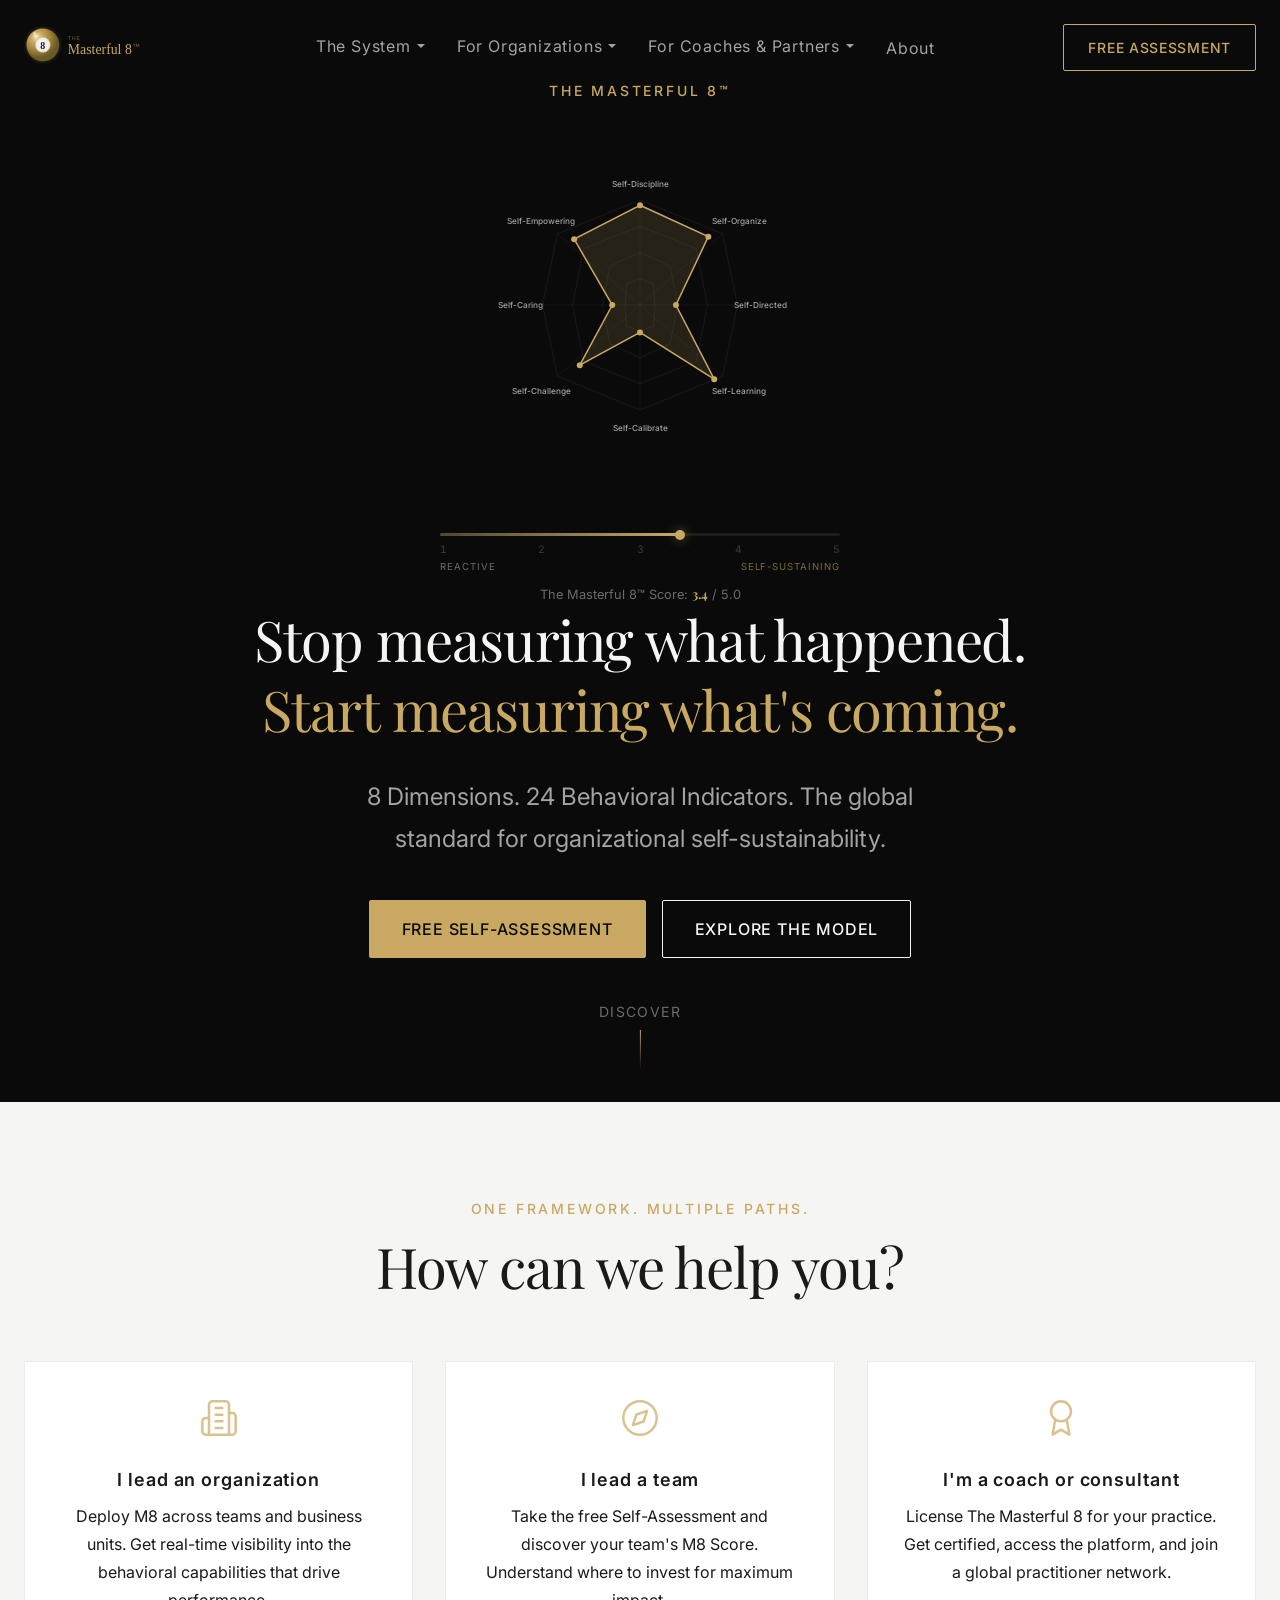
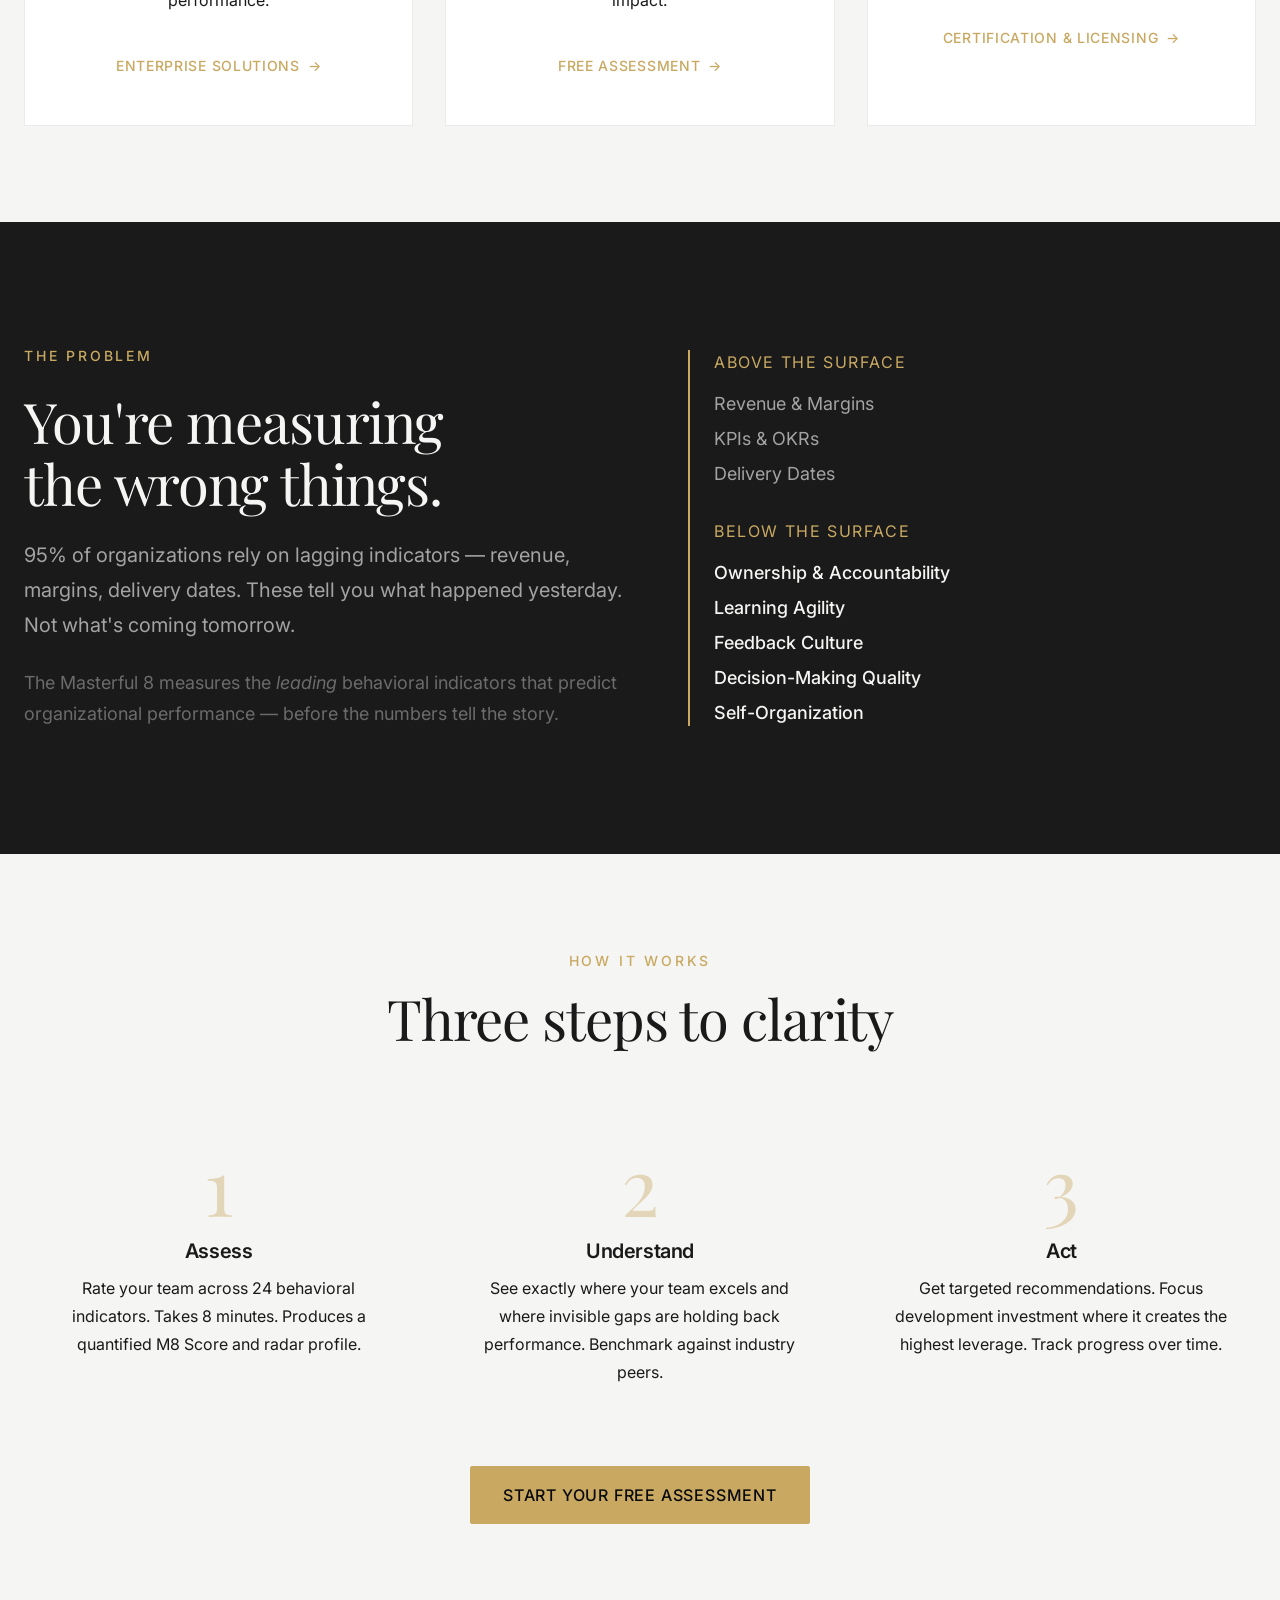
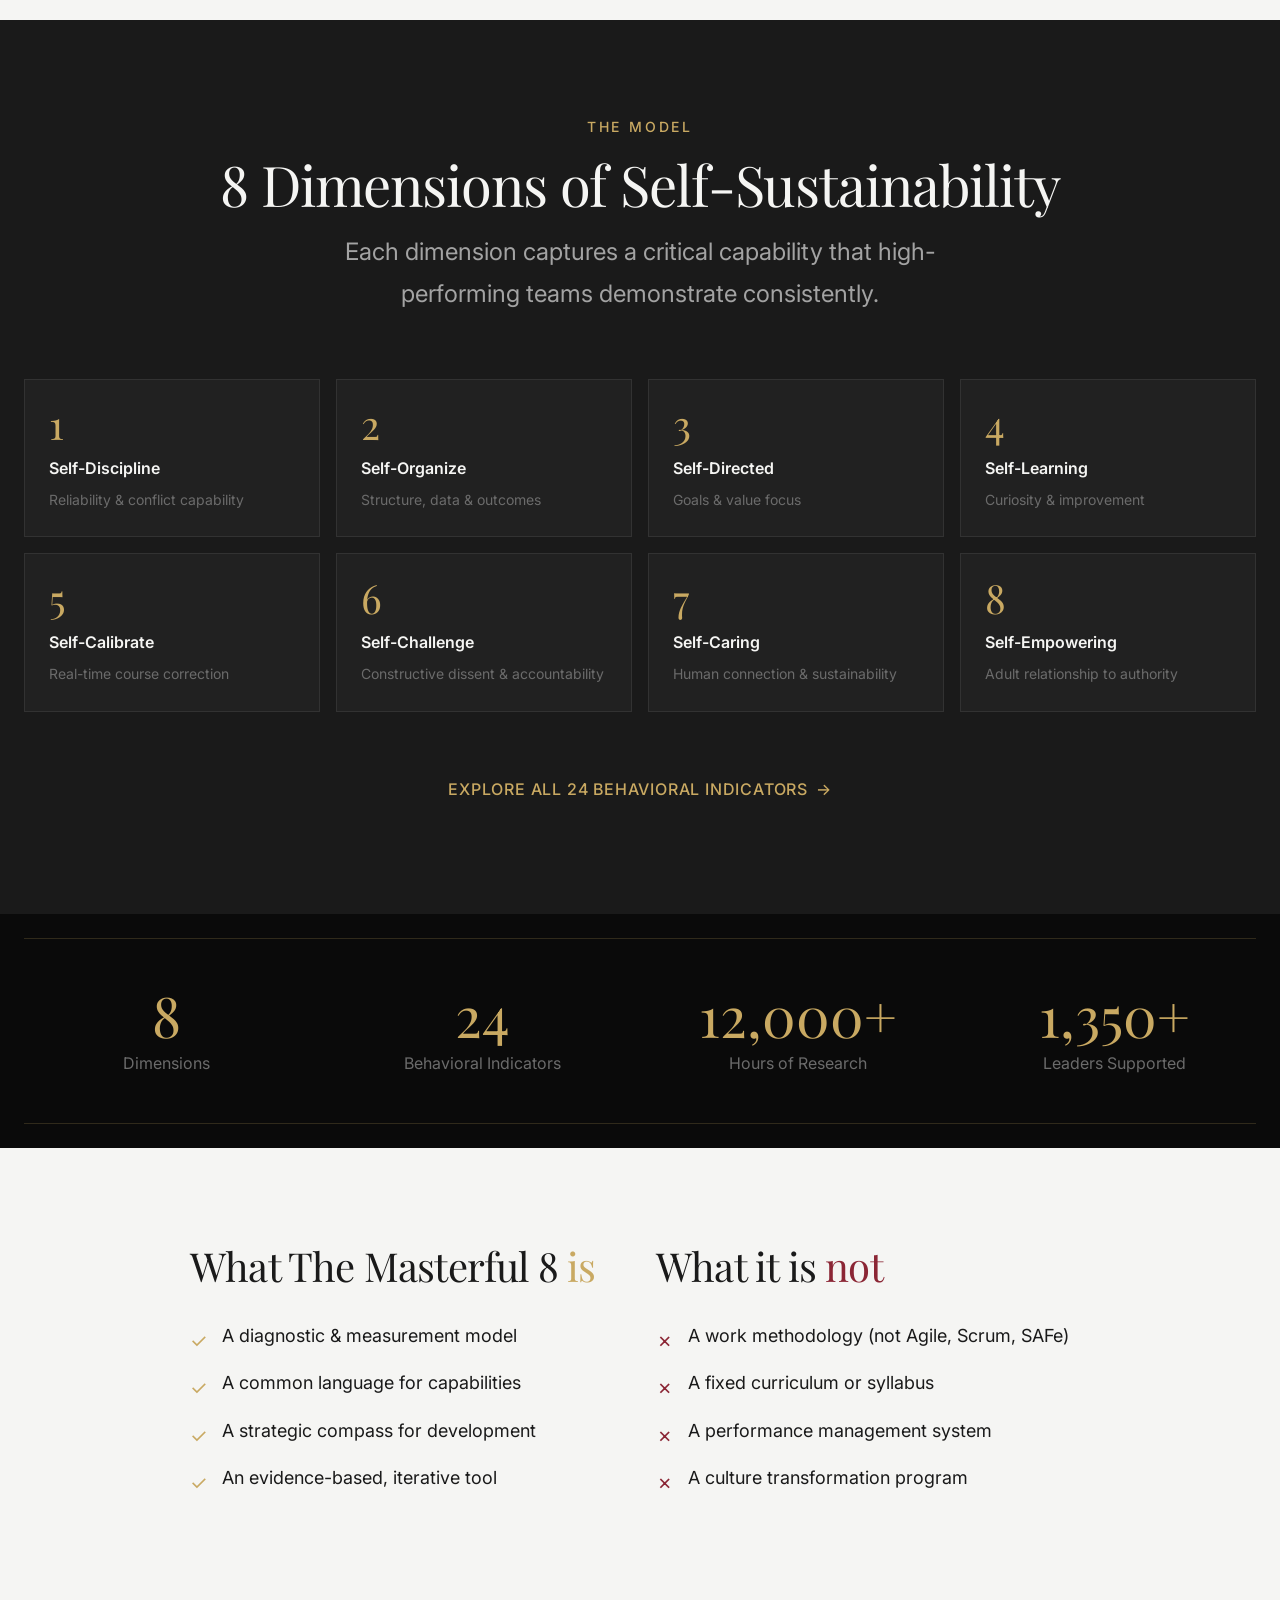
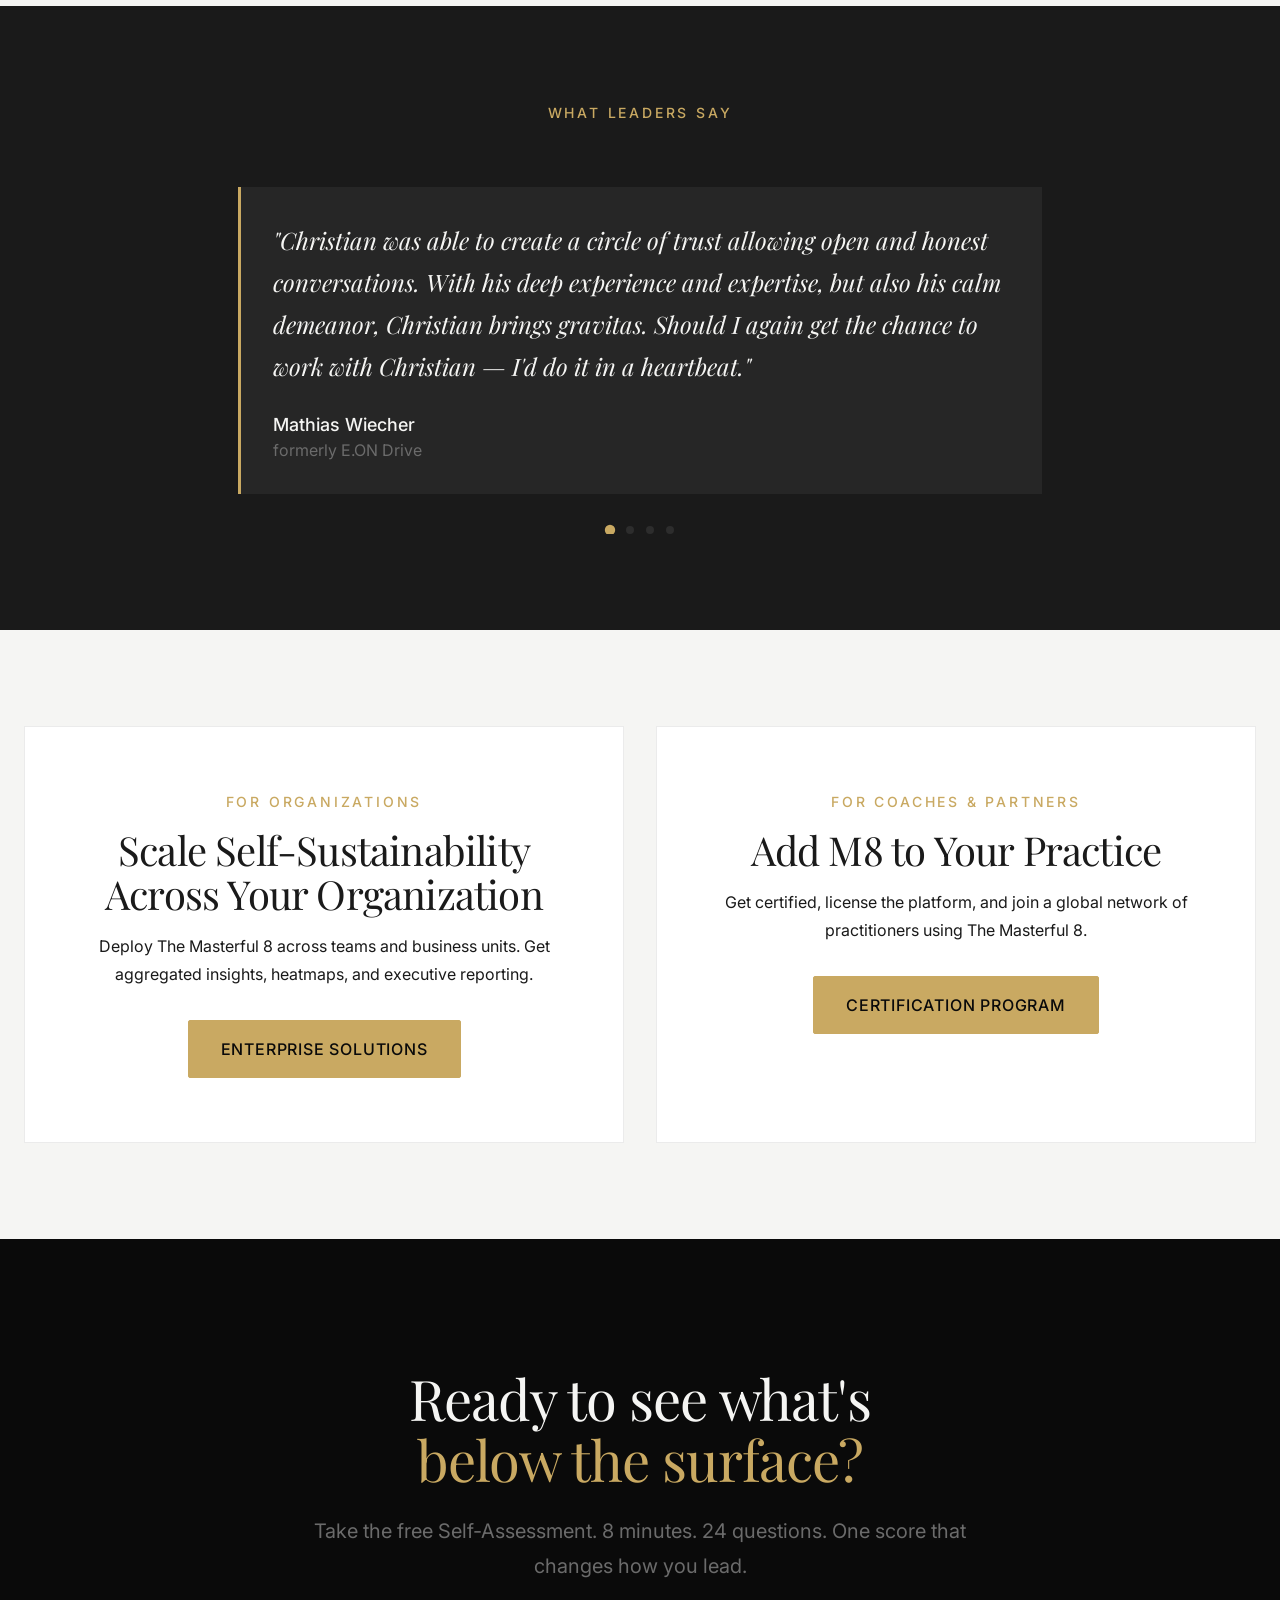
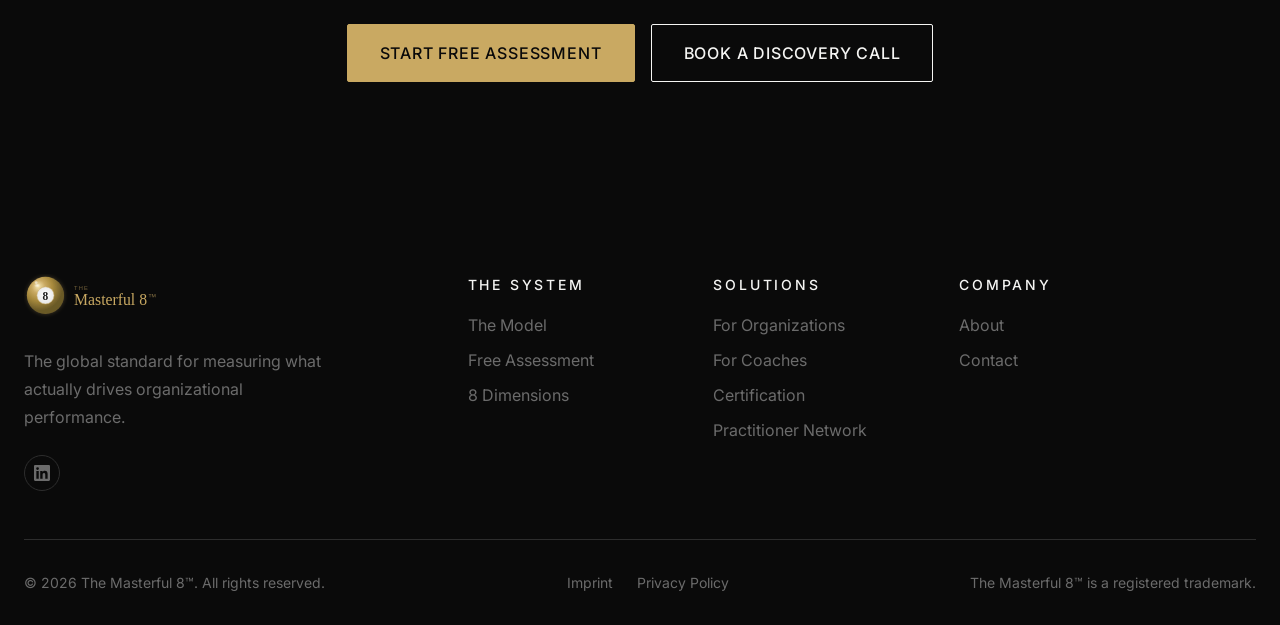
<file: index.html>
<!DOCTYPE html>
<html lang="en">
<head>
  <meta charset="UTF-8">
  <meta name="viewport" content="width=device-width, initial-scale=1.0">
  <meta name="robots" content="noindex, nofollow">

  <meta name="description" content="The Masterful 8&#8482; &mdash; The global standard for measuring what actually drives organizational performance. 8 Dimensions. 24 Behavioral Indicators.">
  <meta name="keywords" content="Masterful 8, Organizational Development, Leadership, Self-Sustainability, Team Performance, Behavioral Indicators, Assessment">

  <title>The Masterful 8&#8482; | The Global Standard for Organizational Self-Sustainability</title>

  <!-- Favicon -->
  <link rel="icon" type="image/svg+xml" href="images/favicon.svg">
  <link rel="icon" type="image/png" sizes="32x32" href="images/favicon-32x32.png">
  <link rel="icon" type="image/png" sizes="16x16" href="images/favicon-16x16.png">
  <link rel="apple-touch-icon" sizes="180x180" href="images/apple-touch-icon.png">

  <!-- Open Graph -->
  <meta property="og:type" content="website">
  <meta property="og:url" content="https://masterful8.com/">
  <meta property="og:title" content="The Masterful 8&#8482; | Organizational Self-Sustainability">
  <meta property="og:description" content="Stop measuring what happened. Start measuring what's coming. 8 Dimensions. 24 Behavioral Indicators. The global standard.">
  <meta property="og:image" content="https://masterful8.com/images/og-default.png">
  <meta name="twitter:card" content="summary_large_image">

  <!-- Fonts -->
  <link rel="preconnect" href="https://fonts.googleapis.com">
  <link rel="preconnect" href="https://fonts.gstatic.com" crossorigin>
  <link href="https://fonts.googleapis.com/css2?family=Inter:wght@300;400;500;600&family=Playfair+Display:ital,wght@0,400;0,500;1,400&display=swap" rel="stylesheet">

  <!-- Styles -->
  <link rel="stylesheet" href="css/design-system.css">
  <link rel="stylesheet" href="css/pages.css">

  <style>
    /* ── M8 Homepage Specific ── */

    /* Radar Chart */
    .radar-container {
      position: relative;
      width: 360px;
      height: 360px;
      margin: 0 auto var(--space-12);
    }

    .radar-container svg {
      width: 100%;
      height: 100%;
    }

    .radar-label {
      font-family: var(--font-sans);
      font-size: 11px;
      font-weight: 500;
      fill: var(--color-light-gray);
      text-anchor: middle;
    }

    .radar-label:hover {
      fill: var(--color-gold);
      cursor: pointer;
    }

    .radar-grid {
      stroke: rgba(255, 255, 255, 0.08);
      stroke-width: 1;
      fill: none;
    }

    .radar-axis {
      stroke: rgba(255, 255, 255, 0.06);
      stroke-width: 1;
    }

    .radar-shape {
      fill: rgba(201, 169, 98, 0.15);
      stroke: var(--color-gold);
      stroke-width: 2;
    }

    .radar-dot {
      fill: var(--color-gold);
      r: 4;
    }

    .radar-dot:hover {
      r: 7;
      filter: drop-shadow(0 0 8px rgba(201, 169, 98, 0.6));
    }


    /* Audience Cards */
    .audience-card {
      background: var(--color-white);
      border: 1px solid rgba(0, 0, 0, 0.08);
      padding: var(--space-8);
      text-align: center;
      transition: all var(--transition-base);
      position: relative;
      overflow: hidden;
    }

    .audience-card::before {
      content: '';
      position: absolute;
      top: 0;
      left: 0;
      right: 0;
      height: 2px;
      background: var(--color-gold);
      transform: scaleX(0);
      transition: transform var(--transition-base);
    }

    .audience-card:hover {
      border-color: rgba(201, 169, 98, 0.3);
      background: rgba(201, 169, 98, 0.05);
    }

    .audience-card:hover::before {
      transform: scaleX(1);
    }

    .audience-icon {
      font-size: 2.5rem;
      margin-bottom: var(--space-4);
      opacity: 0.7;
    }

    .audience-card h4 {
      font-family: var(--font-sans);
      font-size: var(--text-base);
      font-weight: var(--font-semibold);
      letter-spacing: var(--tracking-wide);
      margin-bottom: var(--space-3);
      color: var(--color-charcoal);
    }

    .audience-card p {
      font-size: var(--text-sm);
      color: var(--color-charcoal);
      margin-bottom: var(--space-6);
      line-height: var(--leading-relaxed);
    }

    /* Steps */
    .step-card {
      text-align: center;
      padding: var(--space-8) var(--space-6);
    }

    .step-number {
      font-family: var(--font-serif);
      font-size: var(--text-5xl);
      color: var(--color-gold);
      line-height: 1;
      margin-bottom: var(--space-4);
      opacity: 0.4;
    }

    .step-card h4 {
      font-family: var(--font-sans);
      font-size: var(--text-lg);
      font-weight: var(--font-semibold);
      margin-bottom: var(--space-3);
    }

    .step-card p {
      font-size: var(--text-sm);
      color: var(--color-charcoal);
      line-height: var(--leading-relaxed);
    }

    /* Dimension Preview */
    .dimension-preview {
      display: grid;
      grid-template-columns: repeat(4, 1fr);
      gap: var(--space-4);
    }

    @media (max-width: 968px) {
      .dimension-preview {
        grid-template-columns: repeat(2, 1fr);
      }
    }

    @media (max-width: 480px) {
      .dimension-preview {
        grid-template-columns: 1fr;
      }
    }

    .dim-card {
      background: rgba(255, 255, 255, 0.03);
      border: 1px solid rgba(255, 255, 255, 0.08);
      padding: var(--space-6);
      transition: all var(--transition-base);
    }

    .dim-card:hover {
      border-color: rgba(201, 169, 98, 0.3);
      transform: translateY(-2px);
    }

    .dim-number {
      font-family: var(--font-serif);
      font-size: var(--text-3xl);
      color: var(--color-gold);
      line-height: 1;
      margin-bottom: var(--space-3);
    }

    .dim-name {
      font-family: var(--font-sans);
      font-size: var(--text-sm);
      font-weight: var(--font-semibold);
      color: var(--color-off-white);
      margin-bottom: var(--space-2);
    }

    .dim-desc {
      font-size: var(--text-xs);
      color: var(--color-gray);
      line-height: var(--leading-relaxed);
    }

    /* Stats Bar */
    .stats-bar {
      display: grid;
      grid-template-columns: repeat(4, 1fr);
      gap: var(--space-8);
      padding: var(--space-12) 0;
      border-top: 1px solid rgba(201, 169, 98, 0.2);
      border-bottom: 1px solid rgba(201, 169, 98, 0.2);
    }

    @media (max-width: 768px) {
      .stats-bar {
        grid-template-columns: repeat(2, 1fr);
        gap: var(--space-6);
      }
    }

    /* Logo Cloud Extended */
    .logo-cloud-dark {
      display: flex;
      justify-content: center;
      align-items: center;
      gap: var(--space-10);
      flex-wrap: wrap;
      opacity: 0.5;
    }

    .logo-cloud-dark span {
      font-family: var(--font-sans);
      font-size: var(--text-sm);
      font-weight: var(--font-medium);
      color: var(--color-light-gray);
      letter-spacing: var(--tracking-wide);
    }

    /* Testimonial Slider */
    .testimonial-slider {
      position: relative;
      overflow: hidden;
    }

    .testimonial-track {
      display: flex;
      transition: transform 0.5s ease;
    }

    .testimonial-slide {
      min-width: 100%;
      padding: 0 var(--space-6);
    }

    .testimonial-nav {
      display: flex;
      justify-content: center;
      gap: var(--space-3);
      margin-top: var(--space-8);
    }

    .testimonial-dot {
      width: 8px;
      height: 8px;
      border-radius: 50%;
      background: var(--color-dark-gray);
      border: none;
      cursor: pointer;
      transition: all var(--transition-fast);
      padding: 0;
    }

    .testimonial-dot.active {
      background: var(--color-gold);
      transform: scale(1.3);
    }

    /* CTA Banner */
    .cta-banner {
      background: linear-gradient(135deg, rgba(201, 169, 98, 0.08) 0%, rgba(201, 169, 98, 0.02) 100%);
      border: 1px solid rgba(201, 169, 98, 0.25);
      padding: var(--space-16) var(--space-12);
      text-align: center;
    }

    @media (max-width: 480px) {
      .radar-container {
        width: 280px;
        height: 280px;
      }

      .radar-label {
        font-size: 9px;
      }

    }

    /* Light-section overrides */
    .bg-off-white .checklist-no li {
      color: var(--color-charcoal);
    }

    .bg-off-white .step-card p {
      color: var(--color-charcoal);
    }
  </style>
</head>
<body>

  <!-- ============================================
       NAVIGATION
       ============================================ -->
  <nav class="nav" id="nav">
    <div class="container">
      <div class="nav-inner">
        <a href="index.html" class="nav-logo">
          <img src="images/logo-compact-dark.svg" alt="The Masterful 8™ — Outcome-Based Model for Strategic Organizational Development" height="44">
        </a>

        <ul class="nav-links">
          <li class="nav-item">
            <a href="pages/model.html" class="nav-link">The System</a>
            <div class="nav-dropdown">
              <div class="nav-dropdown-inner">
                <a href="pages/model.html">The Model</a>
                <a href="pages/model.html#dimensions">8 Dimensions</a>
                <a href="pages/model.html#indicators">24 Behavioral Indicators</a>
                <a href="pages/model.html#difference">What M8 Is &amp; Isn't</a>
                <div style="border-top: 1px solid rgba(201,169,98,0.3); margin: 6px 0;"></div>
                <a href="pages/assessment.html" style="color: var(--color-gold); font-weight: 500;">Free Self-Assessment</a>
              </div>
            </div>
          </li>
          <li class="nav-item">
            <a href="pages/enterprise.html" class="nav-link">For Organizations</a>
            <div class="nav-dropdown">
              <div class="nav-dropdown-inner">
                <a href="pages/enterprise.html">Enterprise Solutions</a>
                <a href="pages/enterprise.html#readiness">Excellence Readiness</a>
                <a href="pages/enterprise.html#journeys">Performance Journeys</a>
                <a href="pages/enterprise.html#cases">Case Studies</a>
              </div>
            </div>
          </li>
          <li class="nav-item">
            <a href="pages/partners.html" class="nav-link">For Coaches &amp; Partners</a>
            <div class="nav-dropdown">
              <div class="nav-dropdown-inner">
                <a href="pages/partners.html">Why License M8</a>
                <a href="pages/partners.html#certification">Certification Program</a>
                <a href="pages/partners.html#network">Practitioner Network</a>
              </div>
            </div>
          </li>
          <li>
            <a href="pages/about.html" class="nav-link">About</a>
          </li>
        </ul>

        <div style="display: flex; align-items: center; gap: var(--space-4);">
          <a href="pages/assessment.html" class="btn nav-cta">Free Assessment</a>
        </div>

        <!-- Mobile Menu Toggle -->
        <button class="nav-mobile-toggle" aria-label="Open Menu">
          <span></span>
        </button>
      </div>
    </div>
  </nav>

  <!-- Mobile Menu -->
  <div class="nav-mobile-menu">
    <ul class="nav-links">
      <li class="nav-item">
        <a href="pages/model.html" class="nav-link">The System</a>
        <button class="nav-dropdown-toggle" aria-label="Toggle submenu"></button>
        <div class="nav-dropdown">
          <div class="nav-dropdown-inner">
            <a href="pages/model.html">The Model</a>
            <a href="pages/model.html#dimensions">8 Dimensions</a>
            <a href="pages/model.html#indicators">24 Behavioral Indicators</a>
            <a href="pages/assessment.html">Free Self-Assessment</a>
          </div>
        </div>
      </li>
      <li class="nav-item">
        <a href="pages/enterprise.html" class="nav-link">For Organizations</a>
        <button class="nav-dropdown-toggle" aria-label="Toggle submenu"></button>
        <div class="nav-dropdown">
          <div class="nav-dropdown-inner">
            <a href="pages/enterprise.html">Enterprise Solutions</a>
            <a href="pages/enterprise.html#readiness">Excellence Readiness</a>
            <a href="pages/enterprise.html#journeys">Performance Journeys</a>
          </div>
        </div>
      </li>
      <li class="nav-item">
        <a href="pages/partners.html" class="nav-link">For Coaches &amp; Partners</a>
        <button class="nav-dropdown-toggle" aria-label="Toggle submenu"></button>
        <div class="nav-dropdown">
          <div class="nav-dropdown-inner">
            <a href="pages/partners.html">Why License M8</a>
            <a href="pages/partners.html#certification">Certification</a>
            <a href="pages/partners.html#network">Practitioner Network</a>
          </div>
        </div>
      </li>
      <li><a href="pages/about.html" class="nav-link">About</a></li>
    </ul>
    <a href="pages/assessment.html" class="btn nav-cta" style="margin-top: var(--space-6);">Free Assessment</a>
  </div>


  <!-- ============================================
       HERO
       ============================================ -->
  <section class="hero bg-dark">
    <div class="hero-content">
      <p class="label" style="margin-bottom: var(--space-6);">The Masterful 8&#8482;</p>

      <!-- Radar Chart -->
      <div class="radar-container" id="radar">
        <svg viewBox="-60 -20 480 400" style="overflow:visible;">
          <!-- Grid circles -->
          <polygon class="radar-grid" points="180,40 290,85 310,180 290,275 180,320 70,275 50,180 70,85" />
          <polygon class="radar-grid" points="180,75 255,105 270,180 255,255 180,285 105,255 90,180 105,105" />
          <polygon class="radar-grid" points="180,110 220,128 230,180 220,232 180,250 140,232 130,180 140,128" />
          <polygon class="radar-grid" points="180,145 198,152 200,180 198,208 180,215 162,208 160,180 162,152" />

          <!-- Axes -->
          <line class="radar-axis" x1="180" y1="180" x2="180" y2="40" />
          <line class="radar-axis" x1="180" y1="180" x2="290" y2="85" />
          <line class="radar-axis" x1="180" y1="180" x2="310" y2="180" />
          <line class="radar-axis" x1="180" y1="180" x2="290" y2="275" />
          <line class="radar-axis" x1="180" y1="180" x2="180" y2="320" />
          <line class="radar-axis" x1="180" y1="180" x2="70" y2="275" />
          <line class="radar-axis" x1="180" y1="180" x2="50" y2="180" />
          <line class="radar-axis" x1="180" y1="180" x2="70" y2="85" />

          <!-- Data shape -->
          <polygon class="radar-shape" id="radarShape"
            points="180,68 268,100 285,180 258,258 180,275 95,240 75,180 108,102" />

          <!-- Data points -->
          <circle class="radar-dot" cx="180" cy="68" />
          <circle class="radar-dot" cx="268" cy="100" />
          <circle class="radar-dot" cx="285" cy="180" />
          <circle class="radar-dot" cx="258" cy="258" />
          <circle class="radar-dot" cx="180" cy="275" />
          <circle class="radar-dot" cx="95" cy="240" />
          <circle class="radar-dot" cx="75" cy="180" />
          <circle class="radar-dot" cx="108" cy="102" />

          <!-- Labels -->
          <text class="radar-label" x="180" y="22">Self-Discipline</text>
          <text class="radar-label" x="312" y="72">Self-Organize</text>
          <text class="radar-label" x="340" y="184">Self-Directed</text>
          <text class="radar-label" x="312" y="298">Self-Learning</text>
          <text class="radar-label" x="180" y="348">Self-Calibrate</text>
          <text class="radar-label" x="48" y="298">Self-Challenge</text>
          <text class="radar-label" x="20" y="184">Self-Caring</text>
          <text class="radar-label" x="48" y="72">Self-Empowering</text>

        </svg>
      </div>

      <!-- Score Bar -->
      <div class="score-bar-wrap" style="max-width:400px;margin:var(--space-6) auto 0;">
        <div class="score-track" style="position:relative;height:3px;background:rgba(255,255,255,0.08);border-radius:2px;">
          <div id="scoreFill" style="position:absolute;top:0;left:0;height:100%;background:linear-gradient(90deg,rgba(201,169,98,0.3),var(--color-gold));border-radius:2px;transition:width 0.15s ease;width:50%;"></div>
          <div id="scoreIndicator" style="position:absolute;top:50%;transform:translate(-50%,-50%);width:10px;height:10px;border-radius:50%;background:var(--color-gold);box-shadow:0 0 12px rgba(201,169,98,0.5);transition:left 0.15s ease;left:50%;"></div>
        </div>
        <div style="display:flex;justify-content:space-between;margin-top:6px;font-size:0.65rem;color:rgba(255,255,255,0.2);font-variant-numeric:tabular-nums;">
          <span>1</span><span>2</span><span>3</span><span>4</span><span>5</span>
        </div>
        <div style="display:flex;justify-content:space-between;margin-top:2px;font-size:0.6rem;letter-spacing:0.1em;text-transform:uppercase;">
          <span style="color:var(--color-gray);">Reactive</span>
          <span style="color:var(--color-gold);opacity:0.6;">Self-Sustaining</span>
        </div>
        <div style="text-align:center;margin-top:10px;font-size:0.8rem;color:var(--color-gray);">The Masterful 8&#8482; Score: <strong id="radarScoreNum" style="color:var(--color-gold);font-family:var(--font-serif);">3.0</strong> / 5.0</div>
      </div>

      <h1 class="hero-quote" style="font-style: normal; font-weight: 400;">
        Stop measuring what happened.<br>
        <span class="text-gold">Start measuring what's coming.</span>
      </h1>

      <p class="hero-subtitle">
        8 Dimensions. 24 Behavioral Indicators. The global standard for
        organizational self-sustainability.
      </p>

      <div class="hero-cta" style="display: flex; gap: var(--space-4); justify-content: center; flex-wrap: wrap;">
        <a href="pages/assessment.html" class="btn btn-primary">Free Self-Assessment</a>
        <a href="pages/model.html" class="btn btn-secondary">Explore the Model</a>
      </div>
    </div>

    <div class="scroll-indicator">
      <span>Discover</span>
    </div>
  </section>


  <!-- ============================================
       AUDIENCE PATHS
       ============================================ -->
  <section class="section bg-off-white">
    <div class="container">
      <div class="text-center" style="margin-bottom: var(--space-16);">
        <p class="label">One Framework. Multiple Paths.</p>
        <h2 style="margin-top: var(--space-4); color: var(--color-charcoal);">
          How can we help you?
        </h2>
      </div>

      <div class="grid grid-3">
        <a href="pages/enterprise.html" class="audience-card" style="text-decoration: none;">
          <div class="audience-icon"><svg xmlns="http://www.w3.org/2000/svg" width="40" height="40" viewBox="0 0 24 24" fill="none" stroke="var(--color-gold)" stroke-width="1.5" stroke-linecap="round" stroke-linejoin="round"><path d="M6 22V4a2 2 0 0 1 2-2h8a2 2 0 0 1 2 2v18Z"/><path d="M6 12H4a2 2 0 0 0-2 2v6a2 2 0 0 0 2 2h2"/><path d="M18 9h2a2 2 0 0 1 2 2v9a2 2 0 0 1-2 2h-2"/><path d="M10 6h4"/><path d="M10 10h4"/><path d="M10 14h4"/><path d="M10 18h4"/></svg></div>
          <h4>I lead an organization</h4>
          <p>
            Deploy M8 across teams and business units.
            Get real-time visibility into the behavioral capabilities
            that drive performance.
          </p>
          <span class="btn btn-ghost" style="font-size: var(--text-xs);">Enterprise Solutions</span>
        </a>

        <a href="pages/assessment.html" class="audience-card" style="text-decoration: none;">
          <div class="audience-icon"><svg xmlns="http://www.w3.org/2000/svg" width="40" height="40" viewBox="0 0 24 24" fill="none" stroke="var(--color-gold)" stroke-width="1.5" stroke-linecap="round" stroke-linejoin="round"><circle cx="12" cy="12" r="10"/><polygon points="16.24 7.76 14.12 14.12 7.76 16.24 9.88 9.88 16.24 7.76"/></svg></div>
          <h4>I lead a team</h4>
          <p>
            Take the free Self-Assessment and discover your team's
            M8 Score. Understand where to invest for maximum impact.
          </p>
          <span class="btn btn-ghost" style="font-size: var(--text-xs);">Free Assessment</span>
        </a>

        <a href="pages/partners.html" class="audience-card" style="text-decoration: none;">
          <div class="audience-icon"><svg xmlns="http://www.w3.org/2000/svg" width="40" height="40" viewBox="0 0 24 24" fill="none" stroke="var(--color-gold)" stroke-width="1.5" stroke-linecap="round" stroke-linejoin="round"><circle cx="12" cy="8" r="6"/><path d="M15.477 12.89 17 22l-5-3-5 3 1.523-9.11"/></svg></div>
          <h4>I'm a coach or consultant</h4>
          <p>
            License The Masterful 8 for your practice.
            Get certified, access the platform, and join a
            global practitioner network.
          </p>
          <span class="btn btn-ghost" style="font-size: var(--text-xs);">Certification &amp; Licensing</span>
        </a>
      </div>
    </div>
  </section>



  <!-- ============================================
       THE PROBLEM / WHY M8
       ============================================ -->
  <section class="section bg-charcoal">
    <div class="container">
      <div class="grid grid-2" style="align-items: center;">
        <div>
          <p class="label" style="margin-bottom: var(--space-6);">The Problem</p>
          <h2 style="color: var(--color-off-white); margin-bottom: var(--space-6);">
            You're measuring<br>the wrong things.
          </h2>
          <p style="font-size: var(--text-lg); color: var(--color-light-gray); line-height: var(--leading-relaxed); margin-bottom: var(--space-6);">
            95% of organizations rely on lagging indicators &mdash; revenue,
            margins, delivery dates. These tell you what happened yesterday.
            Not what's coming tomorrow.
          </p>
          <p style="font-size: var(--text-base); color: var(--color-gray); line-height: var(--leading-relaxed);">
            The Masterful 8 measures the <em>leading</em> behavioral indicators
            that predict organizational performance &mdash; before the numbers
            tell the story.
          </p>
        </div>
        <div style="padding: var(--space-8);">
          <div style="border-left: 2px solid var(--color-gold); padding-left: var(--space-6);">
            <p style="font-size: var(--text-sm); letter-spacing: 0.1em; text-transform: uppercase; color: var(--color-gold); margin-bottom: var(--space-4);">Above the surface</p>
            <p style="color: var(--color-light-gray); margin-bottom: var(--space-2);">Revenue &amp; Margins</p>
            <p style="color: var(--color-light-gray); margin-bottom: var(--space-2);">KPIs &amp; OKRs</p>
            <p style="color: var(--color-light-gray); margin-bottom: var(--space-8);">Delivery Dates</p>

            <p style="font-size: var(--text-sm); letter-spacing: 0.1em; text-transform: uppercase; color: var(--color-gold); margin-bottom: var(--space-4);">Below the surface</p>
            <p style="color: var(--color-off-white); margin-bottom: var(--space-2); font-weight: 500;">Ownership &amp; Accountability</p>
            <p style="color: var(--color-off-white); margin-bottom: var(--space-2); font-weight: 500;">Learning Agility</p>
            <p style="color: var(--color-off-white); margin-bottom: var(--space-2); font-weight: 500;">Feedback Culture</p>
            <p style="color: var(--color-off-white); margin-bottom: var(--space-2); font-weight: 500;">Decision-Making Quality</p>
            <p style="color: var(--color-off-white); font-weight: 500;">Self-Organization</p>
          </div>
        </div>
      </div>
    </div>
  </section>


  <!-- ============================================
       HOW IT WORKS
       ============================================ -->
  <section class="section bg-off-white">
    <div class="container">
      <div class="text-center" style="margin-bottom: var(--space-16);">
        <p class="label">How It Works</p>
        <h2 style="margin-top: var(--space-4); color: var(--color-charcoal);">
          Three steps to clarity
        </h2>
      </div>

      <div class="grid grid-3">
        <div class="step-card">
          <div class="step-number">1</div>
          <h4 style="color: var(--color-charcoal);">Assess</h4>
          <p>
            Rate your team across 24 behavioral indicators.
            Takes 8 minutes. Produces a quantified M8 Score
            and radar profile.
          </p>
        </div>

        <div class="step-card">
          <div class="step-number">2</div>
          <h4 style="color: var(--color-charcoal);">Understand</h4>
          <p>
            See exactly where your team excels and where
            invisible gaps are holding back performance.
            Benchmark against industry peers.
          </p>
        </div>

        <div class="step-card">
          <div class="step-number">3</div>
          <h4 style="color: var(--color-charcoal);">Act</h4>
          <p>
            Get targeted recommendations. Focus development
            investment where it creates the highest leverage.
            Track progress over time.
          </p>
        </div>
      </div>

      <div class="text-center" style="margin-top: var(--space-12);">
        <a href="pages/assessment.html" class="btn btn-primary">Start Your Free Assessment</a>
      </div>
    </div>
  </section>


  <!-- ============================================
       8 DIMENSIONS PREVIEW
       ============================================ -->
  <section class="section bg-charcoal">
    <div class="container">
      <div class="text-center" style="margin-bottom: var(--space-16);">
        <p class="label">The Model</p>
        <h2 style="margin-top: var(--space-4); color: var(--color-off-white);">
          8 Dimensions of Self-Sustainability
        </h2>
        <p class="text-lead" style="margin-top: var(--space-4); color: var(--color-light-gray); max-width: 600px; margin-left: auto; margin-right: auto;">
          Each dimension captures a critical capability that high-performing teams demonstrate consistently.
        </p>
      </div>

      <div class="dimension-preview">
        <div class="dim-card">
          <div class="dim-number">1</div>
          <div class="dim-name">Self-Discipline</div>
          <div class="dim-desc">Reliability &amp; conflict capability</div>
        </div>
        <div class="dim-card">
          <div class="dim-number">2</div>
          <div class="dim-name">Self-Organize</div>
          <div class="dim-desc">Structure, data &amp; outcomes</div>
        </div>
        <div class="dim-card">
          <div class="dim-number">3</div>
          <div class="dim-name">Self-Directed</div>
          <div class="dim-desc">Goals &amp; value focus</div>
        </div>
        <div class="dim-card">
          <div class="dim-number">4</div>
          <div class="dim-name">Self-Learning</div>
          <div class="dim-desc">Curiosity &amp; improvement</div>
        </div>
        <div class="dim-card">
          <div class="dim-number">5</div>
          <div class="dim-name">Self-Calibrate</div>
          <div class="dim-desc">Real-time course correction</div>
        </div>
        <div class="dim-card">
          <div class="dim-number">6</div>
          <div class="dim-name">Self-Challenge</div>
          <div class="dim-desc">Constructive dissent &amp; accountability</div>
        </div>
        <div class="dim-card">
          <div class="dim-number">7</div>
          <div class="dim-name">Self-Caring</div>
          <div class="dim-desc">Human connection &amp; sustainability</div>
        </div>
        <div class="dim-card">
          <div class="dim-number">8</div>
          <div class="dim-name">Self-Empowering</div>
          <div class="dim-desc">Adult relationship to authority</div>
        </div>
      </div>

      <div class="text-center" style="margin-top: var(--space-12);">
        <a href="pages/model.html" class="btn btn-ghost" style="color: var(--color-gold);">Explore all 24 Behavioral Indicators</a>
      </div>
    </div>
  </section>


  <!-- ============================================
       STATS
       ============================================ -->
  <section class="bg-dark" style="padding: var(--space-6) 0;">
    <div class="container">
      <div class="stats-bar">
        <div class="stat">
          <div class="stat-number">8</div>
          <div class="stat-label">Dimensions</div>
        </div>
        <div class="stat">
          <div class="stat-number">24</div>
          <div class="stat-label">Behavioral Indicators</div>
        </div>
        <div class="stat">
          <div class="stat-number">12,000+</div>
          <div class="stat-label">Hours of Research</div>
        </div>
        <div class="stat">
          <div class="stat-number">1,350+</div>
          <div class="stat-label">Leaders Supported</div>
        </div>
      </div>
    </div>
  </section>


  <!-- ============================================
       WHAT M8 IS / IS NOT
       ============================================ -->
  <section class="section bg-off-white">
    <div class="container">
      <div class="grid grid-2" style="max-width: 900px; margin: 0 auto;">
        <div>
          <h3 style="color: var(--color-charcoal); margin-bottom: var(--space-8);">
            What The Masterful 8 <span class="text-gold">is</span>
          </h3>
          <ul class="checklist checklist-yes" style="color: var(--color-charcoal);">
            <li>A diagnostic &amp; measurement model</li>
            <li>A common language for capabilities</li>
            <li>A strategic compass for development</li>
            <li>An evidence-based, iterative tool</li>
          </ul>
        </div>
        <div>
          <h3 style="color: var(--color-charcoal); margin-bottom: var(--space-8);">
            What it is <span style="color: var(--color-deep-red);">not</span>
          </h3>
          <ul class="checklist checklist-no" style="color: var(--color-charcoal);">
            <li>A work methodology (not Agile, Scrum, SAFe)</li>
            <li>A fixed curriculum or syllabus</li>
            <li>A performance management system</li>
            <li>A culture transformation program</li>
          </ul>
        </div>
      </div>
    </div>
  </section>


  <!-- ============================================
       TESTIMONIALS
       ============================================ -->
  <section class="section bg-charcoal">
    <div class="container" style="max-width: 900px;">
      <div class="text-center" style="margin-bottom: var(--space-16);">
        <p class="label">What Leaders Say</p>
      </div>

      <div class="testimonial-slider" id="testimonialSlider">
        <div class="testimonial-track" id="testimonialTrack">
          <div class="testimonial-slide">
            <div class="testimonial-large">
              <p class="testimonial-text-large">
                "Christian was able to create a circle of trust allowing open and honest conversations.
                With his deep experience and expertise, but also his calm demeanor, Christian brings gravitas.
                Should I again get the chance to work with Christian &mdash; I'd do it in a heartbeat."
              </p>
              <div style="margin-top: var(--space-6);">
                <p style="color: var(--color-off-white); font-weight: 500;">Mathias Wiecher</p>
                <p style="font-size: var(--text-sm); color: var(--color-gray);">formerly E.ON Drive</p>
              </div>
            </div>
          </div>

          <div class="testimonial-slide">
            <div class="testimonial-large">
              <p class="testimonial-text-large">
                "Truly the best coach I had the pleasure of working with in my career.
                His approach combines deep psychological understanding with practical
                business impact."
              </p>
              <div style="margin-top: var(--space-6);">
                <p style="color: var(--color-off-white); font-weight: 500;">Jonas Steigertahl</p>
                <p style="font-size: var(--text-sm); color: var(--color-gray);">Director, TP Infinity</p>
              </div>
            </div>
          </div>

          <div class="testimonial-slide">
            <div class="testimonial-large">
              <p class="testimonial-text-large">
                "One of those rare coaches that knows what it takes to transform an organization.
                Masterfully connects psychological principles with business objectives."
              </p>
              <div style="margin-top: var(--space-6);">
                <p style="color: var(--color-off-white); font-weight: 500;">Tamara de Wit</p>
                <p style="font-size: var(--text-sm); color: var(--color-gray);">adidas</p>
              </div>
            </div>
          </div>

          <div class="testimonial-slide">
            <div class="testimonial-large">
              <p class="testimonial-text-large">
                "Christian's starting point is not the theories. He goes beyond and explains the
                'human design' &mdash; brain physiology and human psychology. His impact on entire
                companies cannot be valued high enough."
              </p>
              <div style="margin-top: var(--space-6);">
                <p style="color: var(--color-off-white); font-weight: 500;">Lise Ostergaard Kallman</p>
                <p style="font-size: var(--text-sm); color: var(--color-gray);">E.ON Drive</p>
              </div>
            </div>
          </div>
        </div>

        <div class="testimonial-nav" id="testimonialNav">
          <button class="testimonial-dot active" data-index="0"></button>
          <button class="testimonial-dot" data-index="1"></button>
          <button class="testimonial-dot" data-index="2"></button>
          <button class="testimonial-dot" data-index="3"></button>
        </div>
      </div>
    </div>
  </section>


  <!-- ============================================
       ENTERPRISE + COACHES SPLIT CTA
       ============================================ -->
  <section class="section bg-off-white">
    <div class="container">
      <div class="grid grid-2">
        <div class="cta-banner" style="background: var(--color-white); border: 1px solid rgba(0,0,0,0.08);">
          <p class="label" style="margin-bottom: var(--space-4);">For Organizations</p>
          <h3 style="color: var(--color-charcoal); margin-bottom: var(--space-4);">
            Scale Self-Sustainability Across Your Organization
          </h3>
          <p style="color: var(--color-charcoal); margin-bottom: var(--space-8); font-size: var(--text-sm); line-height: var(--leading-relaxed);">
            Deploy The Masterful 8 across teams and business units.
            Get aggregated insights, heatmaps, and executive reporting.
          </p>
          <a href="pages/enterprise.html" class="btn btn-primary">Enterprise Solutions</a>
        </div>

        <div class="cta-banner" style="background: var(--color-white); border: 1px solid rgba(0,0,0,0.08);">
          <p class="label" style="margin-bottom: var(--space-4);">For Coaches &amp; Partners</p>
          <h3 style="color: var(--color-charcoal); margin-bottom: var(--space-4);">
            Add M8 to Your Practice
          </h3>
          <p style="color: var(--color-charcoal); margin-bottom: var(--space-8); font-size: var(--text-sm); line-height: var(--leading-relaxed);">
            Get certified, license the platform, and join a global network
            of practitioners using The Masterful 8.
          </p>
          <a href="pages/partners.html" class="btn btn-primary">Certification Program</a>
        </div>
      </div>
    </div>
  </section>


  <!-- ============================================
       FINAL CTA
       ============================================ -->
  <section class="section-lg bg-dark">
    <div class="container" style="max-width: 700px;">
      <div class="text-center">
        <h2 style="color: var(--color-off-white); margin-bottom: var(--space-6);">
          Ready to see what's<br>
          <span class="text-gold">below the surface?</span>
        </h2>
        <p style="color: var(--color-gray); margin-bottom: var(--space-10); font-size: var(--text-lg); line-height: var(--leading-relaxed);">
          Take the free Self-Assessment. 8 minutes. 24 questions.
          One score that changes how you lead.
        </p>
        <div style="display: flex; gap: var(--space-4); justify-content: center; flex-wrap: wrap;">
          <a href="pages/assessment.html" class="btn btn-primary">Start Free Assessment</a>
          <a href="https://executive-leadership-coach.com/booking" target="_blank" rel="noopener" class="btn btn-secondary">Book a Discovery Call</a>
        </div>
      </div>
    </div>
  </section>


  <!-- ============================================
       FOOTER
       ============================================ -->
  <footer class="footer">
    <div class="container">
      <div class="footer-grid">
        <div class="footer-brand">
          <a href="index.html" style="display: inline-block;">
            <img src="images/logo-compact-dark.svg" alt="The Masterful 8™" height="50">
          </a>
          <p style="margin-top: var(--space-4);">
            The global standard for measuring what
            actually drives organizational performance.
          </p>
          <div class="footer-social" style="margin-top: var(--space-6);">
            <a href="https://www.linkedin.com/company/masterful8/" target="_blank" rel="noopener" aria-label="LinkedIn">
              <svg viewBox="0 0 24 24" xmlns="http://www.w3.org/2000/svg"><path d="M20.447 20.452h-3.554v-5.569c0-1.328-.027-3.037-1.852-3.037-1.853 0-2.136 1.445-2.136 2.939v5.667H9.351V9h3.414v1.561h.046c.477-.9 1.637-1.85 3.37-1.85 3.601 0 4.267 2.37 4.267 5.455v6.286zM5.337 7.433a2.062 2.062 0 01-2.063-2.065 2.064 2.064 0 112.063 2.065zm1.782 13.019H3.555V9h3.564v11.452zM22.225 0H1.771C.792 0 0 .774 0 1.729v20.542C0 23.227.792 24 1.771 24h20.451C23.2 24 24 23.227 24 22.271V1.729C24 .774 23.2 0 22.222 0h.003z"/></svg>
            </a>
          </div>
        </div>

        <div>
          <p class="footer-heading">The System</p>
          <ul class="footer-links">
            <li><a href="pages/model.html">The Model</a></li>
            <li><a href="pages/assessment.html">Free Assessment</a></li>
            <li><a href="pages/model.html#dimensions">8 Dimensions</a></li>
          </ul>
        </div>

        <div>
          <p class="footer-heading">Solutions</p>
          <ul class="footer-links">
            <li><a href="pages/enterprise.html">For Organizations</a></li>
            <li><a href="pages/partners.html">For Coaches</a></li>
            <li><a href="pages/partners.html#certification">Certification</a></li>
            <li><a href="pages/partners.html#network">Practitioner Network</a></li>
          </ul>
        </div>

        <div>
          <p class="footer-heading">Company</p>
          <ul class="footer-links">
            <li><a href="pages/about.html">About</a></li>
            <li><a href="pages/contact.html">Contact</a></li>
          </ul>
        </div>
      </div>

      <div class="footer-bottom">
        <p>&copy; 2026 The Masterful 8&#8482;. All rights reserved.</p>
        <div class="footer-legal">
          <a href="pages/imprint.html">Imprint</a>
          <a href="pages/privacy.html">Privacy Policy</a>
        </div>
        <p style="font-size: var(--text-xs); color: var(--color-gray);">The Masterful 8&#8482; is a registered trademark.</p>
      </div>
    </div>
  </footer>


  <!-- ============================================
       SCRIPTS
       ============================================ -->
  <script>
    // ── Navigation scroll effect ──
    const nav = document.getElementById('nav');
    window.addEventListener('scroll', () => {
      nav.classList.toggle('scrolled', window.scrollY > 50);
    });

    // ── Mobile menu toggle ──
    const mobileToggle = document.querySelector('.nav-mobile-toggle');
    const mobileMenu = document.querySelector('.nav-mobile-menu');

    mobileToggle.addEventListener('click', () => {
      mobileToggle.classList.toggle('open');
      mobileMenu.classList.toggle('open');
      document.body.classList.toggle('menu-open');
    });

    // Mobile dropdown toggles
    document.querySelectorAll('.nav-mobile-menu .nav-dropdown-toggle').forEach(btn => {
      btn.addEventListener('click', (e) => {
        e.preventDefault();
        btn.closest('.nav-item').classList.toggle('open');
      });
    });

    // ── Fade-in on scroll ──
    const fadeEls = document.querySelectorAll('.fade-in');
    const fadeObserver = new IntersectionObserver((entries) => {
      entries.forEach(entry => {
        if (entry.isIntersecting) {
          entry.target.classList.add('visible');
        }
      });
    }, { threshold: 0.1 });

    fadeEls.forEach(el => fadeObserver.observe(el));

    // ── Testimonial slider ──
    const track = document.getElementById('testimonialTrack');
    const dots = document.querySelectorAll('.testimonial-dot');
    let currentSlide = 0;
    let autoSlide;

    function goToSlide(index) {
      currentSlide = index;
      track.style.transform = `translateX(-${index * 100}%)`;
      dots.forEach((dot, i) => {
        dot.classList.toggle('active', i === index);
      });
    }

    dots.forEach(dot => {
      dot.addEventListener('click', () => {
        goToSlide(parseInt(dot.dataset.index));
        clearInterval(autoSlide);
        startAutoSlide();
      });
    });

    function startAutoSlide() {
      autoSlide = setInterval(() => {
        goToSlide((currentSlide + 1) % dots.length);
      }, 6000);
    }

    startAutoSlide();

    // ── Radar animation (1-5 score, slow organic morphing) ──
    const radarShape = document.getElementById('radarShape');
    const radarDots = document.querySelectorAll('.radar-dot');
    const scoreFill = document.getElementById('scoreFill');
    const scoreIndicator = document.getElementById('scoreIndicator');
    const scoreNum = document.getElementById('radarScoreNum');
    const cx = 180, cy = 180;
    const maxR = 140; // radius at score 5

    // Direction vectors from center to each vertex
    const angles = [
      { nx: 0, ny: -1 },           // top (Self-Discipline)
      { nx: 0.7071, ny: -0.7071 }, // top-right (Self-Organize)
      { nx: 1, ny: 0 },            // right (Self-Directed)
      { nx: 0.7071, ny: 0.7071 },  // bottom-right (Self-Learning)
      { nx: 0, ny: 1 },            // bottom (Self-Calibrate)
      { nx: -0.7071, ny: 0.7071 }, // bottom-left (Self-Challenge)
      { nx: -1, ny: 0 },           // left (Self-Caring)
      { nx: -0.7071, ny: -0.7071 } // top-left (Self-Empowering)
    ];

    // Each dimension oscillates independently: slow sine waves
    const dims = [
      { min: 1.5, max: 5.0, speed: 0.00028, phase: 0 },
      { min: 2.0, max: 4.8, speed: 0.00022, phase: 1.3 },
      { min: 1.0, max: 4.5, speed: 0.00032, phase: 2.6 },
      { min: 2.5, max: 5.0, speed: 0.00019, phase: 0.9 },
      { min: 1.2, max: 4.2, speed: 0.00035, phase: 3.8 },
      { min: 1.8, max: 5.0, speed: 0.00025, phase: 1.8 },
      { min: 1.0, max: 4.8, speed: 0.00030, phase: 4.2 },
      { min: 2.2, max: 4.5, speed: 0.00020, phase: 0.5 }
    ];

    function scoreToRadius(score) { return (score / 5) * maxR; }

    function animateRadar(t) {
      const pts = angles.map((a, i) => {
        const d = dims[i];
        const wave = Math.sin(t * d.speed + d.phase) * 0.5 + 0.5;
        const score = d.min + wave * (d.max - d.min);
        const r = scoreToRadius(score);
        return { x: cx + a.nx * r, y: cy + a.ny * r, score };
      });

      // Update shape + dots
      radarShape.setAttribute('points', pts.map(p => `${p.x.toFixed(1)},${p.y.toFixed(1)}`).join(' '));
      radarDots.forEach((dot, i) => {
        dot.setAttribute('cx', pts[i].x.toFixed(1));
        dot.setAttribute('cy', pts[i].y.toFixed(1));
        const intensity = (pts[i].score - 1) / 4;
        dot.setAttribute('r', (5 + intensity * 3).toFixed(1));
      });

      // Update score bar
      const avg = pts.reduce((s, p) => s + p.score, 0) / pts.length;
      const pct = ((avg - 1) / 4) * 100;
      scoreFill.style.width = pct + '%';
      scoreIndicator.style.left = pct + '%';
      scoreNum.textContent = avg.toFixed(1);

      requestAnimationFrame(animateRadar);
    }

    requestAnimationFrame(animateRadar);
  </script>

</body>
</html>
</file>
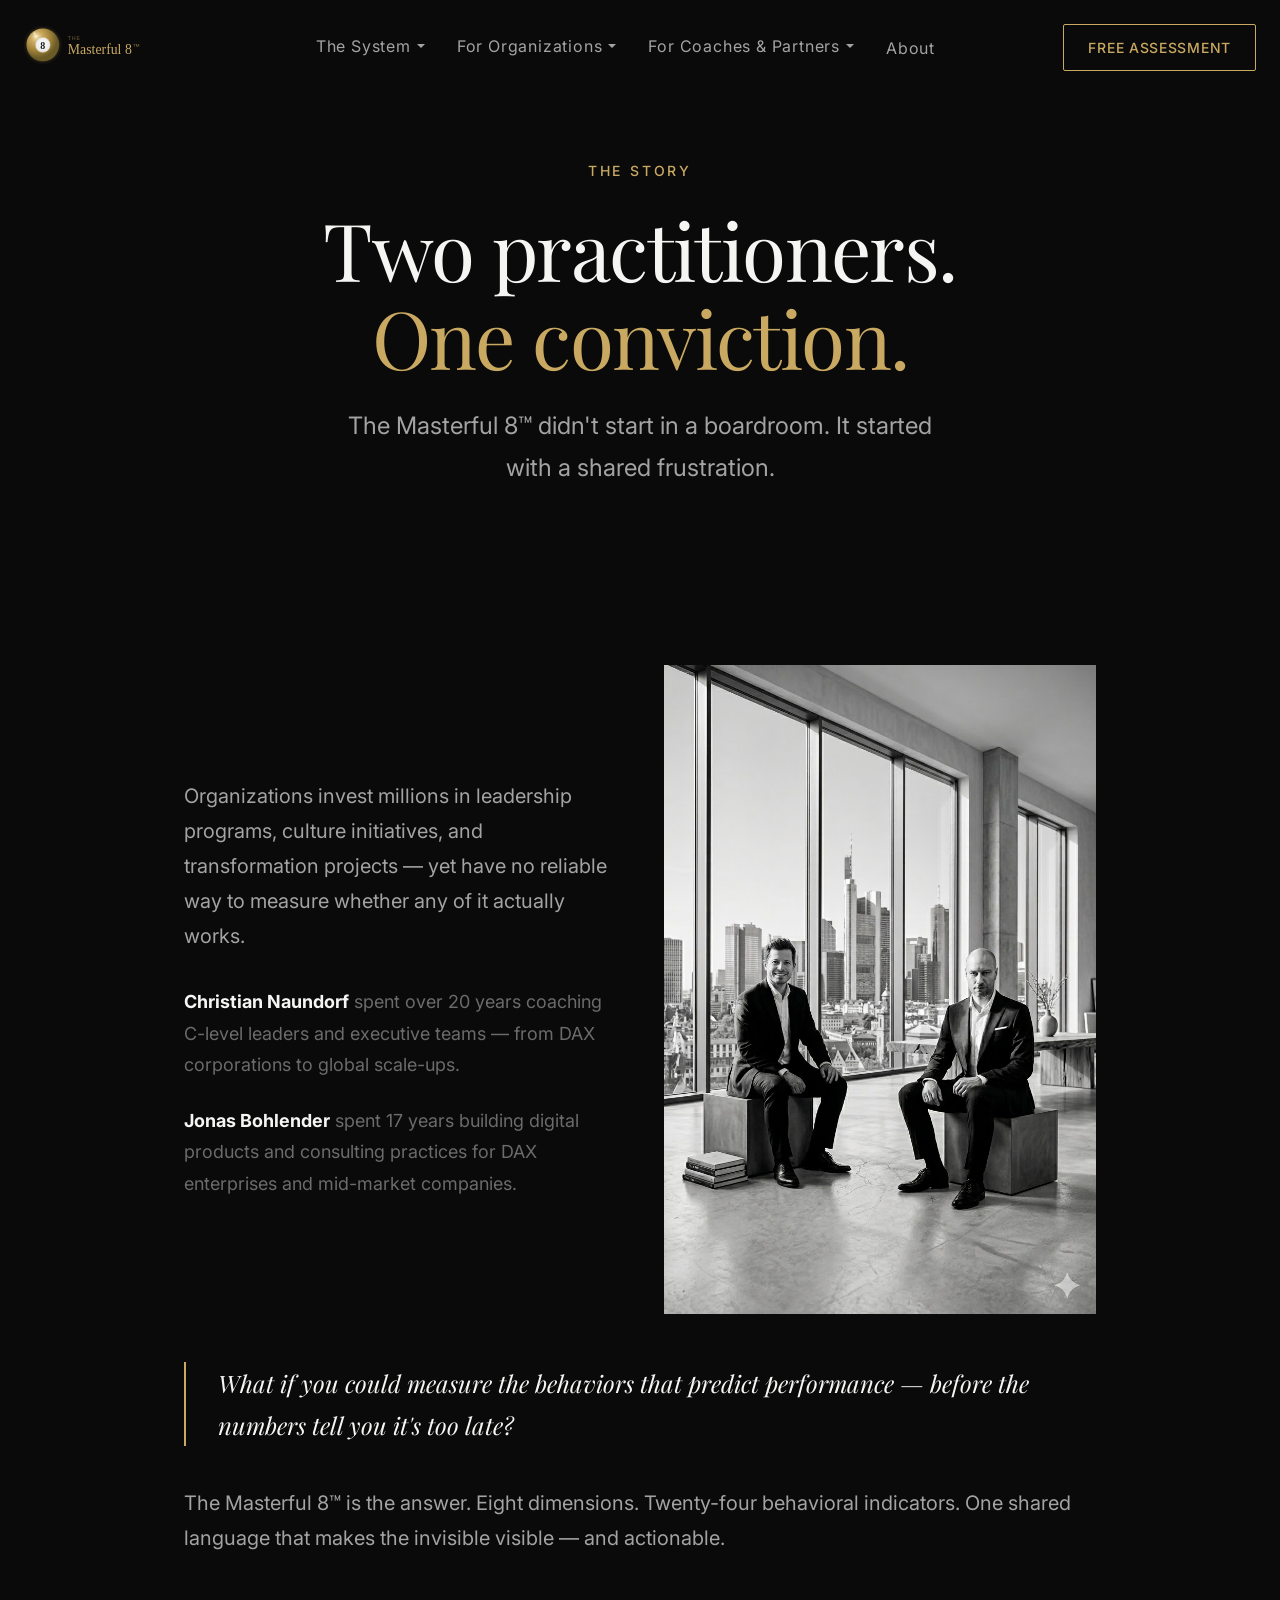
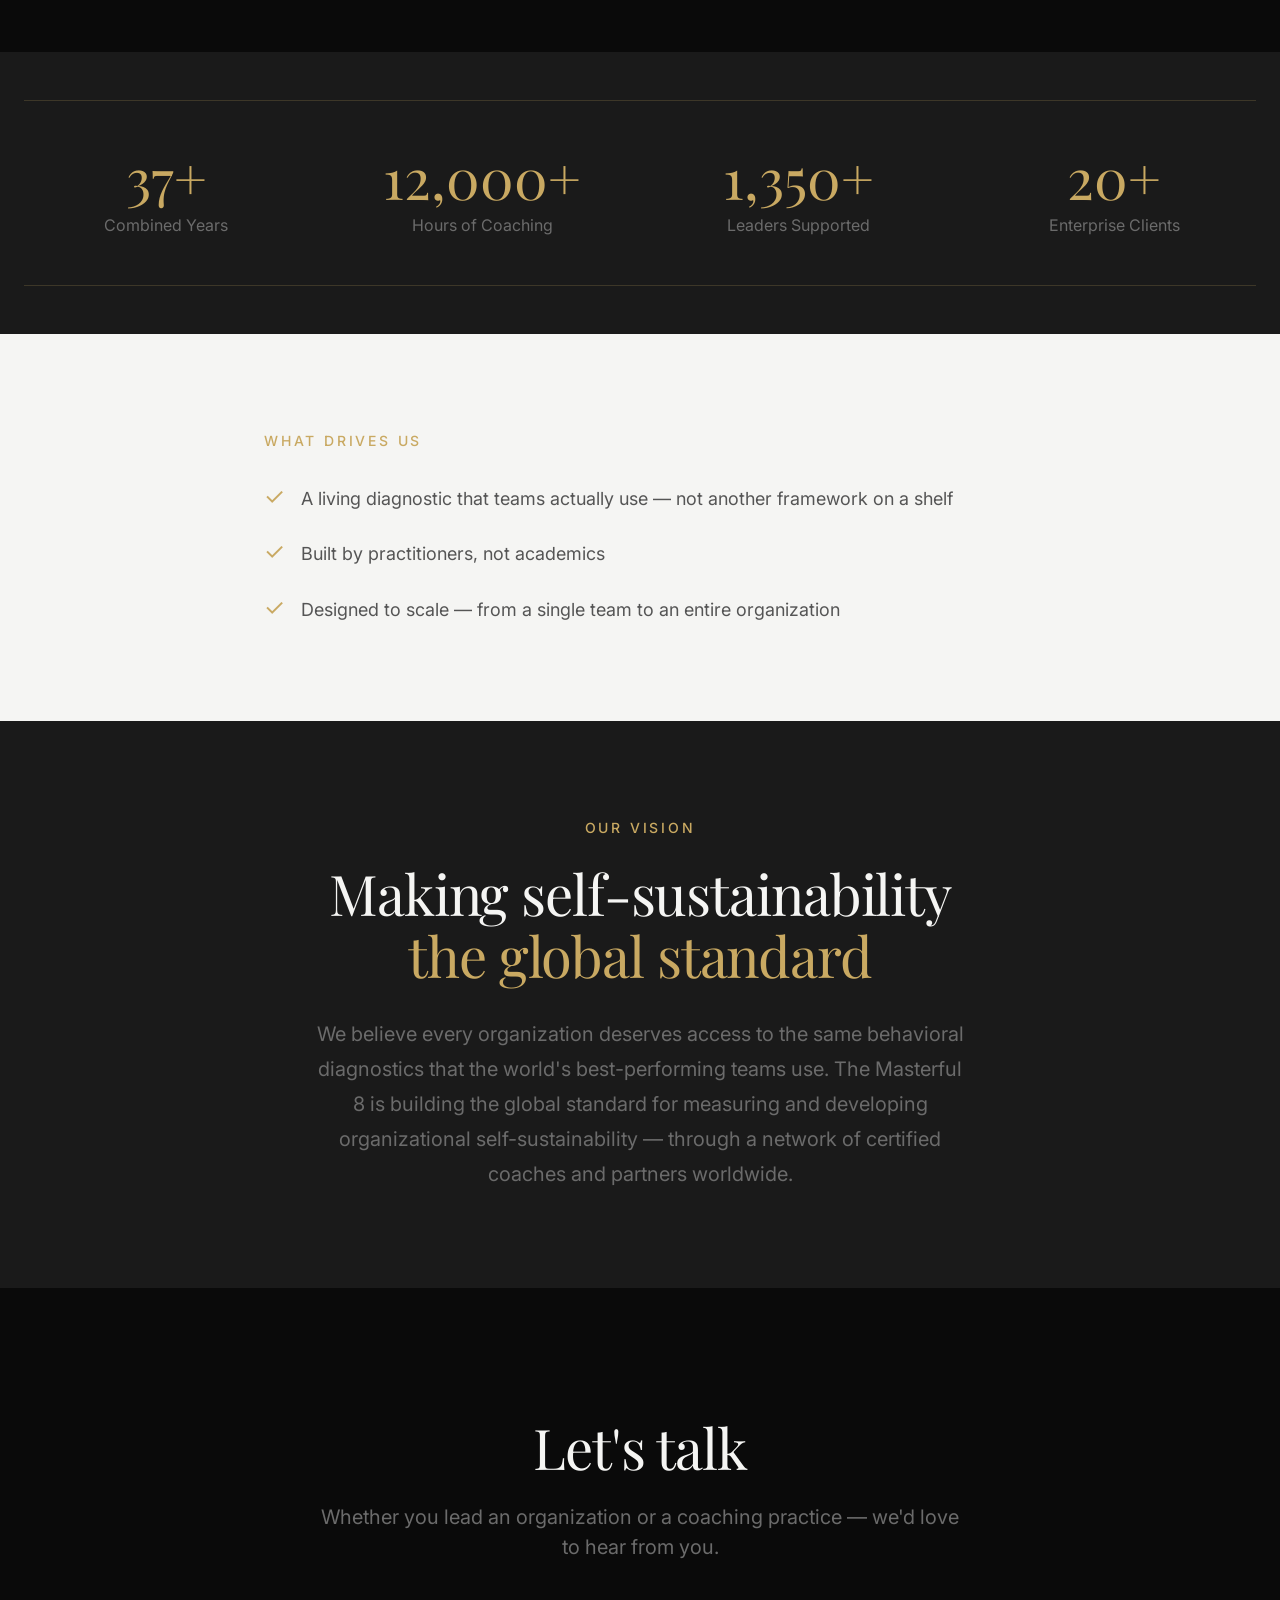
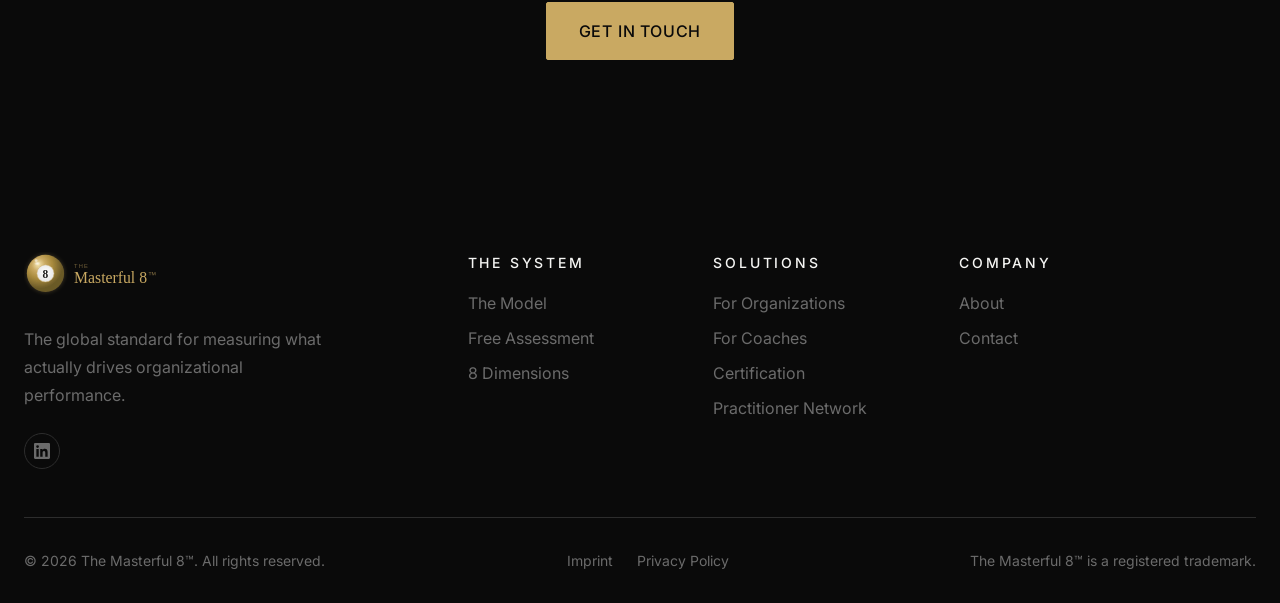
<file: pages/about.html>
<!DOCTYPE html>
<html lang="en">
<head>
  <meta charset="UTF-8">
  <meta name="viewport" content="width=device-width, initial-scale=1.0">
  <meta name="robots" content="noindex, nofollow">
  <meta name="description" content="The story behind The Masterful 8™. Two practitioners, one conviction — built on decades of executive coaching and enterprise consulting.">
  <title>About | The Masterful 8&#8482;</title>
  <meta property="og:type" content="website">
  <meta property="og:url" content="https://masterful8.com/pages/about.html">
  <meta property="og:title" content="About | The Masterful 8&#8482;">
  <meta property="og:description" content="Two practitioners, one conviction. Built on decades of executive coaching and enterprise consulting.">
  <meta property="og:image" content="https://masterful8.com/images/og-default.png">
  <meta name="twitter:card" content="summary_large_image">
  <link rel="icon" type="image/svg+xml" href="../images/favicon.svg">
  <link rel="icon" type="image/png" sizes="32x32" href="../images/favicon-32x32.png">
  <link rel="icon" type="image/png" sizes="16x16" href="../images/favicon-16x16.png">
  <link rel="apple-touch-icon" sizes="180x180" href="../images/apple-touch-icon.png">
  <link rel="preconnect" href="https://fonts.googleapis.com">
  <link rel="preconnect" href="https://fonts.gstatic.com" crossorigin>
  <link href="https://fonts.googleapis.com/css2?family=Inter:wght@300;400;500;600&family=Playfair+Display:ital,wght@0,400;0,500;1,400&display=swap" rel="stylesheet">
  <link rel="stylesheet" href="../css/design-system.css">
  <link rel="stylesheet" href="../css/pages.css">
  <style>
    @media (max-width: 768px) {
      .founders-grid { grid-template-columns: 1fr !important; }
      .stats-grid-about { grid-template-columns: repeat(2, 1fr) !important; }
    }
  </style>
</head>
<body>

  <!-- NAV -->
  <nav class="nav" id="nav">
    <div class="container"><div class="nav-inner">
      <a href="../index.html" class="nav-logo"><img src="../images/logo-compact-dark.svg" alt="The Masterful 8™" height="44"></a>
      <ul class="nav-links">
        <li class="nav-item">
          <a href="model.html" class="nav-link">The System</a>
          <div class="nav-dropdown"><div class="nav-dropdown-inner">
            <a href="model.html">The Model</a>
            <a href="model.html#dimensions">8 Dimensions</a>
            <a href="model.html#indicators">24 Behavioral Indicators</a>
            <a href="model.html#difference">What M8 Is &amp; Isn't</a>
            <div style="border-top:1px solid rgba(201,169,98,0.3);margin:6px 0;"></div>
            <a href="assessment.html" style="color:var(--color-gold);font-weight:500;">Free Self-Assessment</a>
          </div></div>
        </li>
        <li class="nav-item">
          <a href="enterprise.html" class="nav-link">For Organizations</a>
          <div class="nav-dropdown"><div class="nav-dropdown-inner">
            <a href="enterprise.html">Enterprise Solutions</a>
            <a href="enterprise.html#readiness">Excellence Readiness</a>
            <a href="enterprise.html#journeys">Performance Journeys</a>
            <a href="enterprise.html#cases">Case Studies</a>
          </div></div>
        </li>
        <li class="nav-item">
          <a href="partners.html" class="nav-link">For Coaches &amp; Partners</a>
          <div class="nav-dropdown"><div class="nav-dropdown-inner">
            <a href="partners.html">Why License M8</a>
            <a href="partners.html#certification">Certification Program</a>
            <a href="partners.html#network">Practitioner Network</a>
          </div></div>
        </li>
        <li><a href="about.html" class="nav-link">About</a></li>
      </ul>
      <div style="display:flex;align-items:center;gap:var(--space-4);"><a href="assessment.html" class="btn nav-cta">Free Assessment</a></div>
      <button class="nav-mobile-toggle" aria-label="Open Menu"><span></span></button>
    </div></div>
  </nav>
  <div class="nav-mobile-menu">
    <ul class="nav-links">
      <li class="nav-item">
        <a href="model.html" class="nav-link">The System</a>
        <button class="nav-dropdown-toggle" aria-label="Toggle submenu"></button>
        <div class="nav-dropdown"><div class="nav-dropdown-inner">
          <a href="model.html">The Model</a>
          <a href="model.html#dimensions">8 Dimensions</a>
          <a href="model.html#indicators">24 Behavioral Indicators</a>
          <a href="assessment.html">Free Self-Assessment</a>
        </div></div>
      </li>
      <li class="nav-item">
        <a href="enterprise.html" class="nav-link">For Organizations</a>
        <button class="nav-dropdown-toggle" aria-label="Toggle submenu"></button>
        <div class="nav-dropdown"><div class="nav-dropdown-inner">
          <a href="enterprise.html">Enterprise Solutions</a>
          <a href="enterprise.html#readiness">Excellence Readiness</a>
          <a href="enterprise.html#journeys">Performance Journeys</a>
        </div></div>
      </li>
      <li class="nav-item">
        <a href="partners.html" class="nav-link">For Coaches &amp; Partners</a>
        <button class="nav-dropdown-toggle" aria-label="Toggle submenu"></button>
        <div class="nav-dropdown"><div class="nav-dropdown-inner">
          <a href="partners.html">Why License M8</a>
          <a href="partners.html#certification">Certification</a>
          <a href="partners.html#network">Practitioner Network</a>
        </div></div>
      </li>
      <li><a href="about.html" class="nav-link">About</a></li>
    </ul>
    <a href="assessment.html" class="btn nav-cta" style="margin-top:var(--space-6);">Free Assessment</a>
  </div>

  <!-- HEADER -->
  <div class="page-header bg-dark">
    <div class="container">
      <p class="label">The Story</p>
      <h1 style="margin-top:var(--space-4);">Two practitioners.<br><span class="text-gold">One conviction.</span></h1>
      <p class="text-lead" style="margin-top:var(--space-4);">
        The Masterful 8&#8482; didn't start in a boardroom. It started with a shared frustration.
      </p>
    </div>
  </div>

  <!-- ORIGIN -->
  <section class="section bg-dark">
    <div class="container" style="max-width:960px;">
      <div style="display:grid;grid-template-columns:1fr 1fr;gap:var(--space-12);align-items:center;" class="founders-grid">
        <div>
          <p style="color:var(--color-light-gray);font-size:var(--text-lg);line-height:var(--leading-relaxed);margin-bottom:var(--space-8);">
            Organizations invest millions in leadership programs, culture initiatives, and transformation projects &mdash;
            yet have no reliable way to measure whether any of it actually works.
          </p>
          <p style="color:var(--color-gray);line-height:var(--leading-relaxed);margin-bottom:var(--space-6);">
            <strong style="color:var(--color-off-white);">Christian Naundorf</strong> spent over 20 years coaching C-level leaders and executive teams &mdash;
            from DAX corporations to global scale-ups.
          </p>
          <p style="color:var(--color-gray);line-height:var(--leading-relaxed);">
            <strong style="color:var(--color-off-white);">Jonas Bohlender</strong> spent 17 years building digital products and consulting practices
            for DAX enterprises and mid-market companies.
          </p>
        </div>
        <div>
          <img src="../images/founders.jpg" alt="Christian Naundorf and Jonas Bohlender — Founders of The Masterful 8™" style="width:100%;display:block;">
        </div>
      </div>

      <div class="quote-block" style="border-color:var(--color-gold);margin-top:var(--space-12);">
        <p style="color:var(--color-off-white);font-style:italic;">
          What if you could measure the behaviors that predict performance &mdash; before the numbers tell you it's too late?
        </p>
      </div>

      <p style="margin-top:var(--space-10);color:var(--color-light-gray);font-size:var(--text-lg);line-height:var(--leading-relaxed);">
        The Masterful 8&#8482; is the answer. Eight dimensions. Twenty-four behavioral indicators. One shared language
        that makes the invisible visible &mdash; and actionable.
      </p>
    </div>
  </section>

  <!-- STATS -->
  <section class="bg-charcoal" style="padding:var(--space-12) 0;">
    <div class="container">
      <div class="stats-grid-about" style="display:grid;grid-template-columns:repeat(4,1fr);gap:var(--space-8);border-top:1px solid rgba(201,169,98,0.2);border-bottom:1px solid rgba(201,169,98,0.2);padding:var(--space-12) 0;">
        <div class="stat"><div class="stat-number">37+</div><div class="stat-label">Combined Years</div></div>
        <div class="stat"><div class="stat-number">12,000+</div><div class="stat-label">Hours of Coaching</div></div>
        <div class="stat"><div class="stat-number">1,350+</div><div class="stat-label">Leaders Supported</div></div>
        <div class="stat"><div class="stat-number">20+</div><div class="stat-label">Enterprise Clients</div></div>
      </div>
    </div>
  </section>

  <!-- WHAT DRIVES US -->
  <section class="section bg-off-white">
    <div class="container" style="max-width:800px;">
      <p class="label" style="margin-bottom:var(--space-8);">What Drives Us</p>
      <div style="display:grid;grid-template-columns:1fr;gap:var(--space-6);">
        <div style="display:flex;align-items:flex-start;gap:var(--space-4);">
          <span style="color:var(--color-gold);font-size:var(--text-xl);line-height:1;margin-top:2px;">&#10003;</span>
          <p style="color:#555;line-height:var(--leading-relaxed);margin:0;">A living diagnostic that teams actually use &mdash; not another framework on a shelf</p>
        </div>
        <div style="display:flex;align-items:flex-start;gap:var(--space-4);">
          <span style="color:var(--color-gold);font-size:var(--text-xl);line-height:1;margin-top:2px;">&#10003;</span>
          <p style="color:#555;line-height:var(--leading-relaxed);margin:0;">Built by practitioners, not academics</p>
        </div>
        <div style="display:flex;align-items:flex-start;gap:var(--space-4);">
          <span style="color:var(--color-gold);font-size:var(--text-xl);line-height:1;margin-top:2px;">&#10003;</span>
          <p style="color:#555;line-height:var(--leading-relaxed);margin:0;">Designed to scale &mdash; from a single team to an entire organization</p>
        </div>
      </div>
    </div>
  </section>

  <!-- VISION -->
  <section class="section bg-charcoal">
    <div class="container text-center" style="max-width:700px;">
      <p class="label" style="margin-bottom:var(--space-6);">Our Vision</p>
      <h2 style="color:var(--color-off-white);margin-bottom:var(--space-8);">
        Making self-sustainability<br>
        <span class="text-gold">the global standard</span>
      </h2>
      <p style="color:var(--color-gray);font-size:var(--text-lg);line-height:var(--leading-relaxed);">
        We believe every organization deserves access to the same behavioral diagnostics
        that the world's best-performing teams use. The Masterful 8 is building the global
        standard for measuring and developing organizational self-sustainability &mdash;
        through a network of certified coaches and partners worldwide.
      </p>
    </div>
  </section>

  <!-- CTA -->
  <section class="section-lg bg-dark">
    <div class="container text-center" style="max-width:700px;">
      <h2 style="color:var(--color-off-white);margin-bottom:var(--space-6);">Let's talk</h2>
      <p style="color:var(--color-gray);margin-bottom:var(--space-10);font-size:var(--text-lg);">Whether you lead an organization or a coaching practice &mdash; we'd love to hear from you.</p>
      <a href="contact.html" class="btn btn-primary">Get in Touch</a>
    </div>
  </section>

  <!-- FOOTER -->
  <footer class="footer">
    <div class="container">
      <div class="footer-grid">
        <div class="footer-brand">
          <a href="../index.html"><img src="../images/logo-compact-dark.svg" alt="The Masterful 8™" height="50"></a>
          <p style="margin-top:var(--space-4);">The global standard for measuring what actually drives organizational performance.</p>
          <div class="footer-social" style="margin-top:var(--space-6);">
            <a href="https://www.linkedin.com/company/masterful8/" target="_blank" rel="noopener" aria-label="LinkedIn">
              <svg viewBox="0 0 24 24" xmlns="http://www.w3.org/2000/svg"><path d="M20.447 20.452h-3.554v-5.569c0-1.328-.027-3.037-1.852-3.037-1.853 0-2.136 1.445-2.136 2.939v5.667H9.351V9h3.414v1.561h.046c.477-.9 1.637-1.85 3.37-1.85 3.601 0 4.267 2.37 4.267 5.455v6.286zM5.337 7.433a2.062 2.062 0 01-2.063-2.065 2.064 2.064 0 112.063 2.065zm1.782 13.019H3.555V9h3.564v11.452zM22.225 0H1.771C.792 0 0 .774 0 1.729v20.542C0 23.227.792 24 1.771 24h20.451C23.2 24 24 23.227 24 22.271V1.729C24 .774 23.2 0 22.222 0h.003z"/></svg>
            </a>
          </div>
        </div>
        <div>
          <p class="footer-heading">The System</p>
          <ul class="footer-links"><li><a href="model.html">The Model</a></li><li><a href="assessment.html">Free Assessment</a></li><li><a href="model.html#dimensions">8 Dimensions</a></li></ul>
        </div>
        <div>
          <p class="footer-heading">Solutions</p>
          <ul class="footer-links"><li><a href="enterprise.html">For Organizations</a></li><li><a href="partners.html">For Coaches</a></li><li><a href="partners.html#certification">Certification</a></li><li><a href="partners.html#network">Practitioner Network</a></li></ul>
        </div>
        <div>
          <p class="footer-heading">Company</p>
          <ul class="footer-links"><li><a href="about.html">About</a></li><li><a href="contact.html">Contact</a></li></ul>
        </div>
      </div>
      <div class="footer-bottom">
        <p>&copy; 2026 The Masterful 8&#8482;. All rights reserved.</p>
        <div class="footer-legal"><a href="imprint.html">Imprint</a><a href="privacy.html">Privacy Policy</a></div>
        <p style="font-size:var(--text-xs);color:var(--color-gray);">The Masterful 8&#8482; is a registered trademark.</p>
      </div>
    </div>
  </footer>

  <script>
    const nav=document.getElementById('nav');window.addEventListener('scroll',()=>{nav.classList.toggle('scrolled',window.scrollY>50);});
    const mt=document.querySelector('.nav-mobile-toggle'),mm=document.querySelector('.nav-mobile-menu');
    mt.addEventListener('click',()=>{mt.classList.toggle('open');mm.classList.toggle('open');document.body.classList.toggle('menu-open');});
    document.querySelectorAll('.nav-mobile-menu .nav-dropdown-toggle').forEach(b=>{b.addEventListener('click',e=>{e.preventDefault();b.closest('.nav-item').classList.toggle('open');});});
  </script>
</body>
</html>
</file>
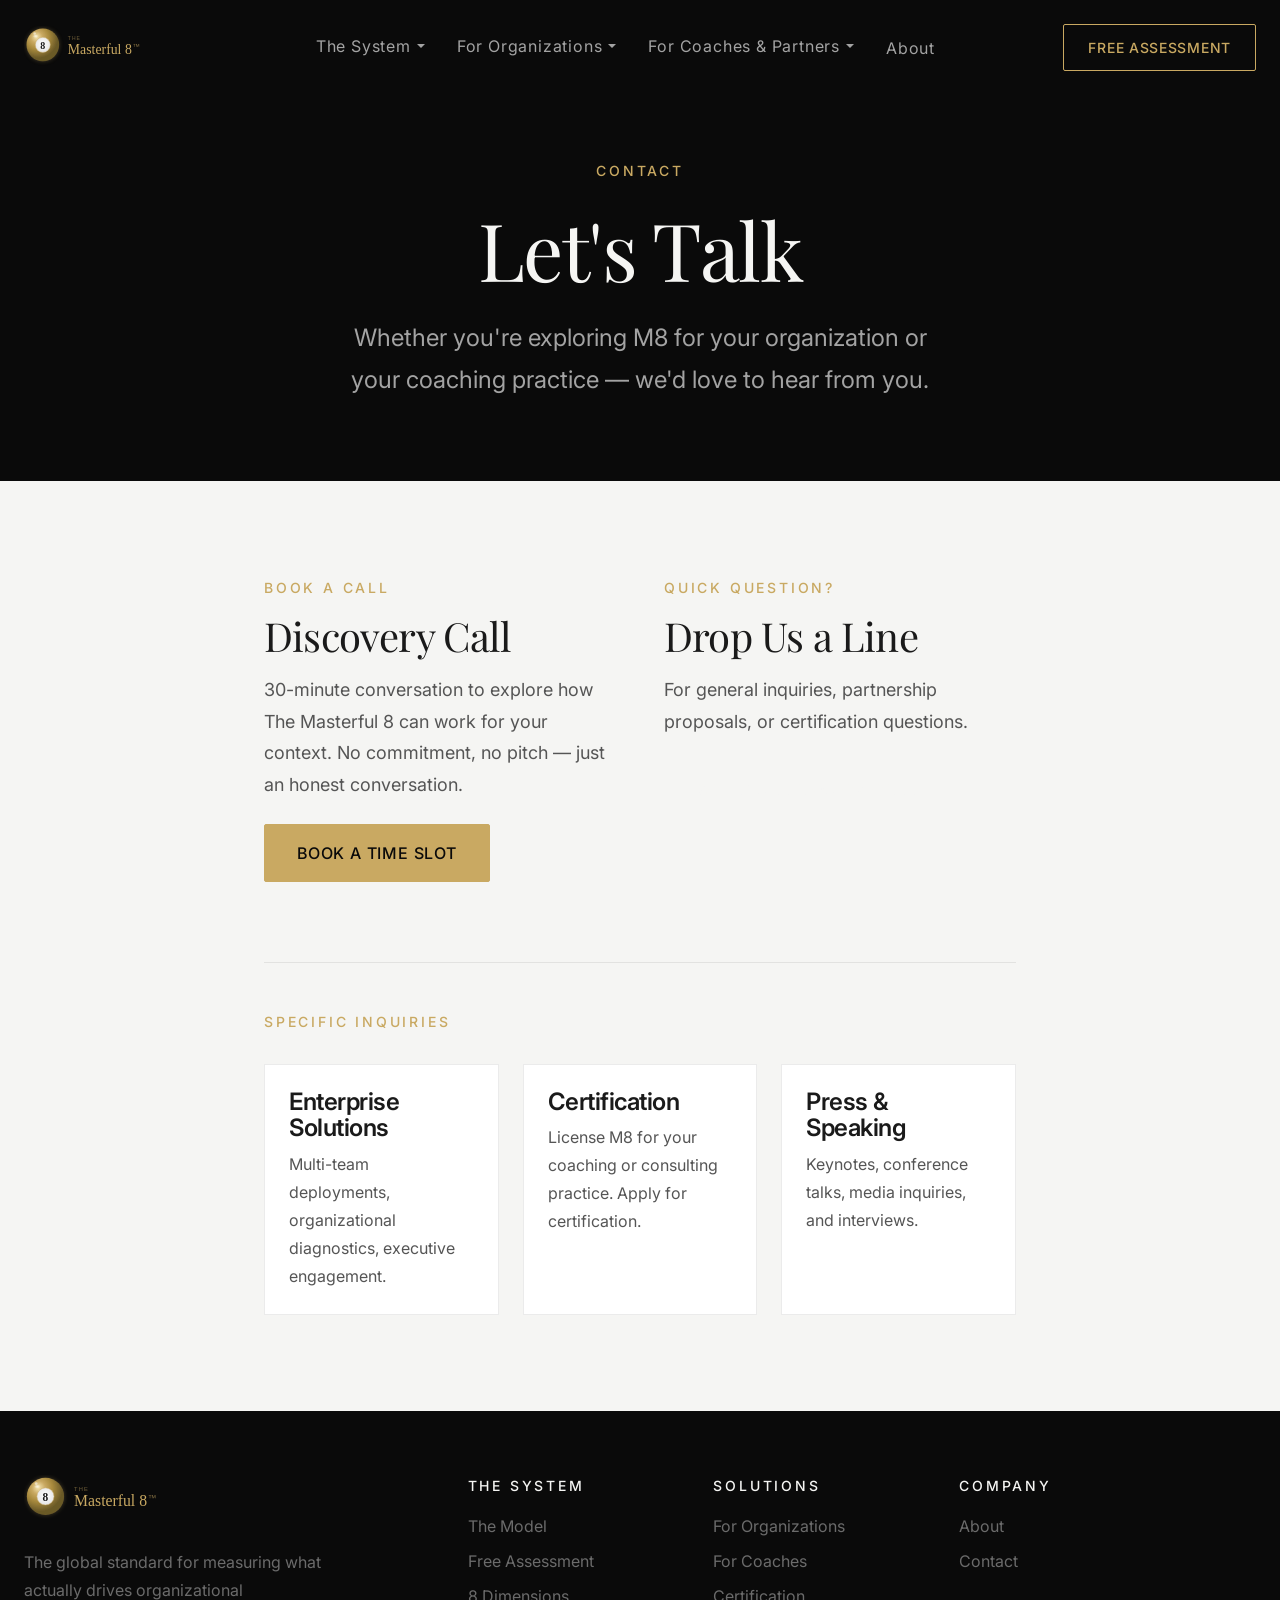
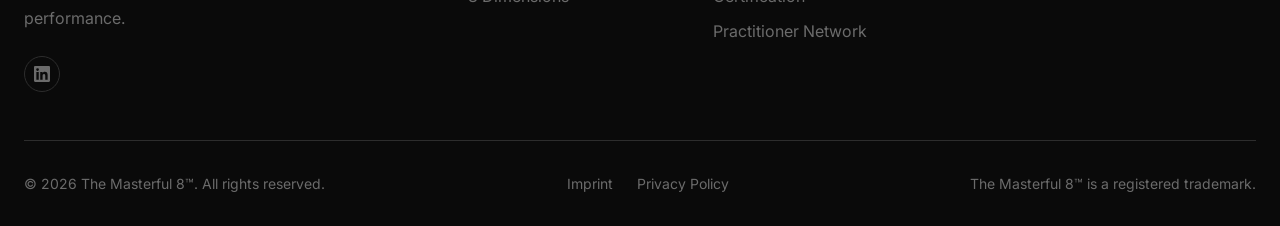
<file: pages/contact.html>
<!DOCTYPE html>
<html lang="en">
<head>
  <meta charset="UTF-8">
  <meta name="viewport" content="width=device-width, initial-scale=1.0">
  <meta name="robots" content="noindex, nofollow">
  <meta name="description" content="Get in touch with The Masterful 8™ team. Book a discovery call or send us a message.">
  <title>Contact | The Masterful 8&#8482;</title>
  <meta property="og:type" content="website">
  <meta property="og:url" content="https://masterful8.com/pages/contact.html">
  <meta property="og:title" content="Contact | The Masterful 8&#8482;">
  <meta property="og:description" content="Get in touch with The Masterful 8™ team. Book a discovery call or send us a message.">
  <meta property="og:image" content="https://masterful8.com/images/og-default.png">
  <meta name="twitter:card" content="summary_large_image">
  <link rel="icon" type="image/svg+xml" href="../images/favicon.svg">
  <link rel="icon" type="image/png" sizes="32x32" href="../images/favicon-32x32.png">
  <link rel="icon" type="image/png" sizes="16x16" href="../images/favicon-16x16.png">
  <link rel="apple-touch-icon" sizes="180x180" href="../images/apple-touch-icon.png">
  <link rel="preconnect" href="https://fonts.googleapis.com">
  <link rel="preconnect" href="https://fonts.gstatic.com" crossorigin>
  <link href="https://fonts.googleapis.com/css2?family=Inter:wght@300;400;500;600&family=Playfair+Display:ital,wght@0,400;0,500;1,400&display=swap" rel="stylesheet">
  <link rel="stylesheet" href="../css/design-system.css">
  <link rel="stylesheet" href="../css/pages.css">
</head>
<body>

  <!-- NAV -->
  <nav class="nav" id="nav">
    <div class="container"><div class="nav-inner">
      <a href="../index.html" class="nav-logo"><img src="../images/logo-compact-dark.svg" alt="The Masterful 8™" height="44"></a>
      <ul class="nav-links">
        <li class="nav-item">
          <a href="model.html" class="nav-link">The System</a>
          <div class="nav-dropdown"><div class="nav-dropdown-inner">
            <a href="model.html">The Model</a>
            <a href="model.html#dimensions">8 Dimensions</a>
            <a href="model.html#indicators">24 Behavioral Indicators</a>
            <a href="model.html#difference">What M8 Is &amp; Isn't</a>
            <div style="border-top:1px solid rgba(201,169,98,0.3);margin:6px 0;"></div>
            <a href="assessment.html" style="color:var(--color-gold);font-weight:500;">Free Self-Assessment</a>
          </div></div>
        </li>
        <li class="nav-item">
          <a href="enterprise.html" class="nav-link">For Organizations</a>
          <div class="nav-dropdown"><div class="nav-dropdown-inner">
            <a href="enterprise.html">Enterprise Solutions</a>
            <a href="enterprise.html#readiness">Excellence Readiness</a>
            <a href="enterprise.html#journeys">Performance Journeys</a>
            <a href="enterprise.html#cases">Case Studies</a>
          </div></div>
        </li>
        <li class="nav-item">
          <a href="partners.html" class="nav-link">For Coaches &amp; Partners</a>
          <div class="nav-dropdown"><div class="nav-dropdown-inner">
            <a href="partners.html">Why License M8</a>
            <a href="partners.html#certification">Certification Program</a>
            <a href="partners.html#network">Practitioner Network</a>
          </div></div>
        </li>
        <li><a href="about.html" class="nav-link">About</a></li>
      </ul>
      <div style="display:flex;align-items:center;gap:var(--space-4);"><a href="assessment.html" class="btn nav-cta">Free Assessment</a></div>
      <button class="nav-mobile-toggle" aria-label="Open Menu"><span></span></button>
    </div></div>
  </nav>
  <div class="nav-mobile-menu">
    <ul class="nav-links">
      <li class="nav-item">
        <a href="model.html" class="nav-link">The System</a>
        <button class="nav-dropdown-toggle" aria-label="Toggle submenu"></button>
        <div class="nav-dropdown"><div class="nav-dropdown-inner">
          <a href="model.html">The Model</a>
          <a href="model.html#dimensions">8 Dimensions</a>
          <a href="model.html#indicators">24 Behavioral Indicators</a>
          <a href="assessment.html">Free Self-Assessment</a>
        </div></div>
      </li>
      <li class="nav-item">
        <a href="enterprise.html" class="nav-link">For Organizations</a>
        <button class="nav-dropdown-toggle" aria-label="Toggle submenu"></button>
        <div class="nav-dropdown"><div class="nav-dropdown-inner">
          <a href="enterprise.html">Enterprise Solutions</a>
          <a href="enterprise.html#readiness">Excellence Readiness</a>
          <a href="enterprise.html#journeys">Performance Journeys</a>
        </div></div>
      </li>
      <li class="nav-item">
        <a href="partners.html" class="nav-link">For Coaches &amp; Partners</a>
        <button class="nav-dropdown-toggle" aria-label="Toggle submenu"></button>
        <div class="nav-dropdown"><div class="nav-dropdown-inner">
          <a href="partners.html">Why License M8</a>
          <a href="partners.html#certification">Certification</a>
          <a href="partners.html#network">Practitioner Network</a>
        </div></div>
      </li>
      <li><a href="about.html" class="nav-link">About</a></li>
    </ul>
    <a href="assessment.html" class="btn nav-cta" style="margin-top:var(--space-6);">Free Assessment</a>
  </div>

  <!-- HEADER -->
  <div class="page-header bg-dark">
    <div class="container">
      <p class="label">Contact</p>
      <h1 style="margin-top:var(--space-4);">Let's Talk</h1>
      <p class="text-lead" style="margin-top:var(--space-4);">
        Whether you're exploring M8 for your organization or your coaching practice &mdash; we'd love to hear from you.
      </p>
    </div>
  </div>

  <!-- CONTACT OPTIONS -->
  <section class="section bg-off-white">
    <div class="container" style="max-width:800px;">
      <div class="grid grid-2" style="gap:var(--space-12);">

        <!-- Discovery Call -->
        <div>
          <p class="label" style="margin-bottom:var(--space-4);">Book a Call</p>
          <h3 style="color:var(--color-charcoal);margin-bottom:var(--space-4);">Discovery Call</h3>
          <p style="color:#555;line-height:var(--leading-relaxed);margin-bottom:var(--space-6);">
            30-minute conversation to explore how The Masterful 8 can work for your context. No commitment, no pitch &mdash; just an honest conversation.
          </p>
          <a href="https://executive-leadership-coach.com/booking" target="_blank" rel="noopener" class="btn btn-primary">Book a Time Slot</a>
        </div>

        <!-- Quick Questions -->
        <div>
          <p class="label" style="margin-bottom:var(--space-4);">Quick Question?</p>
          <h3 style="color:var(--color-charcoal);margin-bottom:var(--space-4);">Drop Us a Line</h3>
          <p style="color:#555;line-height:var(--leading-relaxed);margin-bottom:var(--space-6);">
            For general inquiries, partnership proposals, or certification questions.
          </p>
          <a href="https://executive-leadership-coach.com/booking" target="_blank" rel="noopener" class="btn btn-secondary">Schedule a Quick Call</a>
        </div>
      </div>

      <!-- Specific inquiries -->
      <div style="margin-top:var(--space-20);border-top:1px solid rgba(0,0,0,0.08);padding-top:var(--space-12);">
        <p class="label" style="margin-bottom:var(--space-8);">Specific Inquiries</p>
        <div class="grid grid-3" style="gap:var(--space-6);">
          <div style="padding:var(--space-6);background:var(--color-white);border:1px solid rgba(0,0,0,0.08);">
            <h5 style="color:var(--color-charcoal);margin-bottom:var(--space-2);font-family:var(--font-sans);font-weight:600;">Enterprise Solutions</h5>
            <p style="font-size:var(--text-sm);color:#555;line-height:var(--leading-relaxed);">Multi-team deployments, organizational diagnostics, executive engagement.</p>
          </div>
          <div style="padding:var(--space-6);background:var(--color-white);border:1px solid rgba(0,0,0,0.08);">
            <h5 style="color:var(--color-charcoal);margin-bottom:var(--space-2);font-family:var(--font-sans);font-weight:600;">Certification</h5>
            <p style="font-size:var(--text-sm);color:#555;line-height:var(--leading-relaxed);">License M8 for your coaching or consulting practice. Apply for certification.</p>
          </div>
          <div style="padding:var(--space-6);background:var(--color-white);border:1px solid rgba(0,0,0,0.08);">
            <h5 style="color:var(--color-charcoal);margin-bottom:var(--space-2);font-family:var(--font-sans);font-weight:600;">Press &amp; Speaking</h5>
            <p style="font-size:var(--text-sm);color:#555;line-height:var(--leading-relaxed);">Keynotes, conference talks, media inquiries, and interviews.</p>
          </div>
        </div>
      </div>
    </div>
  </section>

  <!-- FOOTER -->
  <footer class="footer">
    <div class="container">
      <div class="footer-grid">
        <div class="footer-brand">
          <a href="../index.html"><img src="../images/logo-compact-dark.svg" alt="The Masterful 8™" height="50"></a>
          <p style="margin-top:var(--space-4);">The global standard for measuring what actually drives organizational performance.</p>
          <div class="footer-social" style="margin-top:var(--space-6);">
            <a href="https://www.linkedin.com/company/masterful8/" target="_blank" rel="noopener" aria-label="LinkedIn">
              <svg viewBox="0 0 24 24" xmlns="http://www.w3.org/2000/svg"><path d="M20.447 20.452h-3.554v-5.569c0-1.328-.027-3.037-1.852-3.037-1.853 0-2.136 1.445-2.136 2.939v5.667H9.351V9h3.414v1.561h.046c.477-.9 1.637-1.85 3.37-1.85 3.601 0 4.267 2.37 4.267 5.455v6.286zM5.337 7.433a2.062 2.062 0 01-2.063-2.065 2.064 2.064 0 112.063 2.065zm1.782 13.019H3.555V9h3.564v11.452zM22.225 0H1.771C.792 0 0 .774 0 1.729v20.542C0 23.227.792 24 1.771 24h20.451C23.2 24 24 23.227 24 22.271V1.729C24 .774 23.2 0 22.222 0h.003z"/></svg>
            </a>
          </div>
        </div>
        <div>
          <p class="footer-heading">The System</p>
          <ul class="footer-links"><li><a href="model.html">The Model</a></li><li><a href="assessment.html">Free Assessment</a></li><li><a href="model.html#dimensions">8 Dimensions</a></li></ul>
        </div>
        <div>
          <p class="footer-heading">Solutions</p>
          <ul class="footer-links"><li><a href="enterprise.html">For Organizations</a></li><li><a href="partners.html">For Coaches</a></li><li><a href="partners.html#certification">Certification</a></li><li><a href="partners.html#network">Practitioner Network</a></li></ul>
        </div>
        <div>
          <p class="footer-heading">Company</p>
          <ul class="footer-links"><li><a href="about.html">About</a></li><li><a href="contact.html">Contact</a></li></ul>
        </div>
      </div>
      <div class="footer-bottom">
        <p>&copy; 2026 The Masterful 8&#8482;. All rights reserved.</p>
        <div class="footer-legal"><a href="imprint.html">Imprint</a><a href="privacy.html">Privacy Policy</a></div>
        <p style="font-size:var(--text-xs);color:var(--color-gray);">The Masterful 8&#8482; is a registered trademark.</p>
      </div>
    </div>
  </footer>

  <script>
    const nav=document.getElementById('nav');window.addEventListener('scroll',()=>{nav.classList.toggle('scrolled',window.scrollY>50);});
    const mt=document.querySelector('.nav-mobile-toggle'),mm=document.querySelector('.nav-mobile-menu');
    mt.addEventListener('click',()=>{mt.classList.toggle('open');mm.classList.toggle('open');document.body.classList.toggle('menu-open');});
    document.querySelectorAll('.nav-mobile-menu .nav-dropdown-toggle').forEach(b=>{b.addEventListener('click',e=>{e.preventDefault();b.closest('.nav-item').classList.toggle('open');});});
  </script>
</body>
</html>
</file>
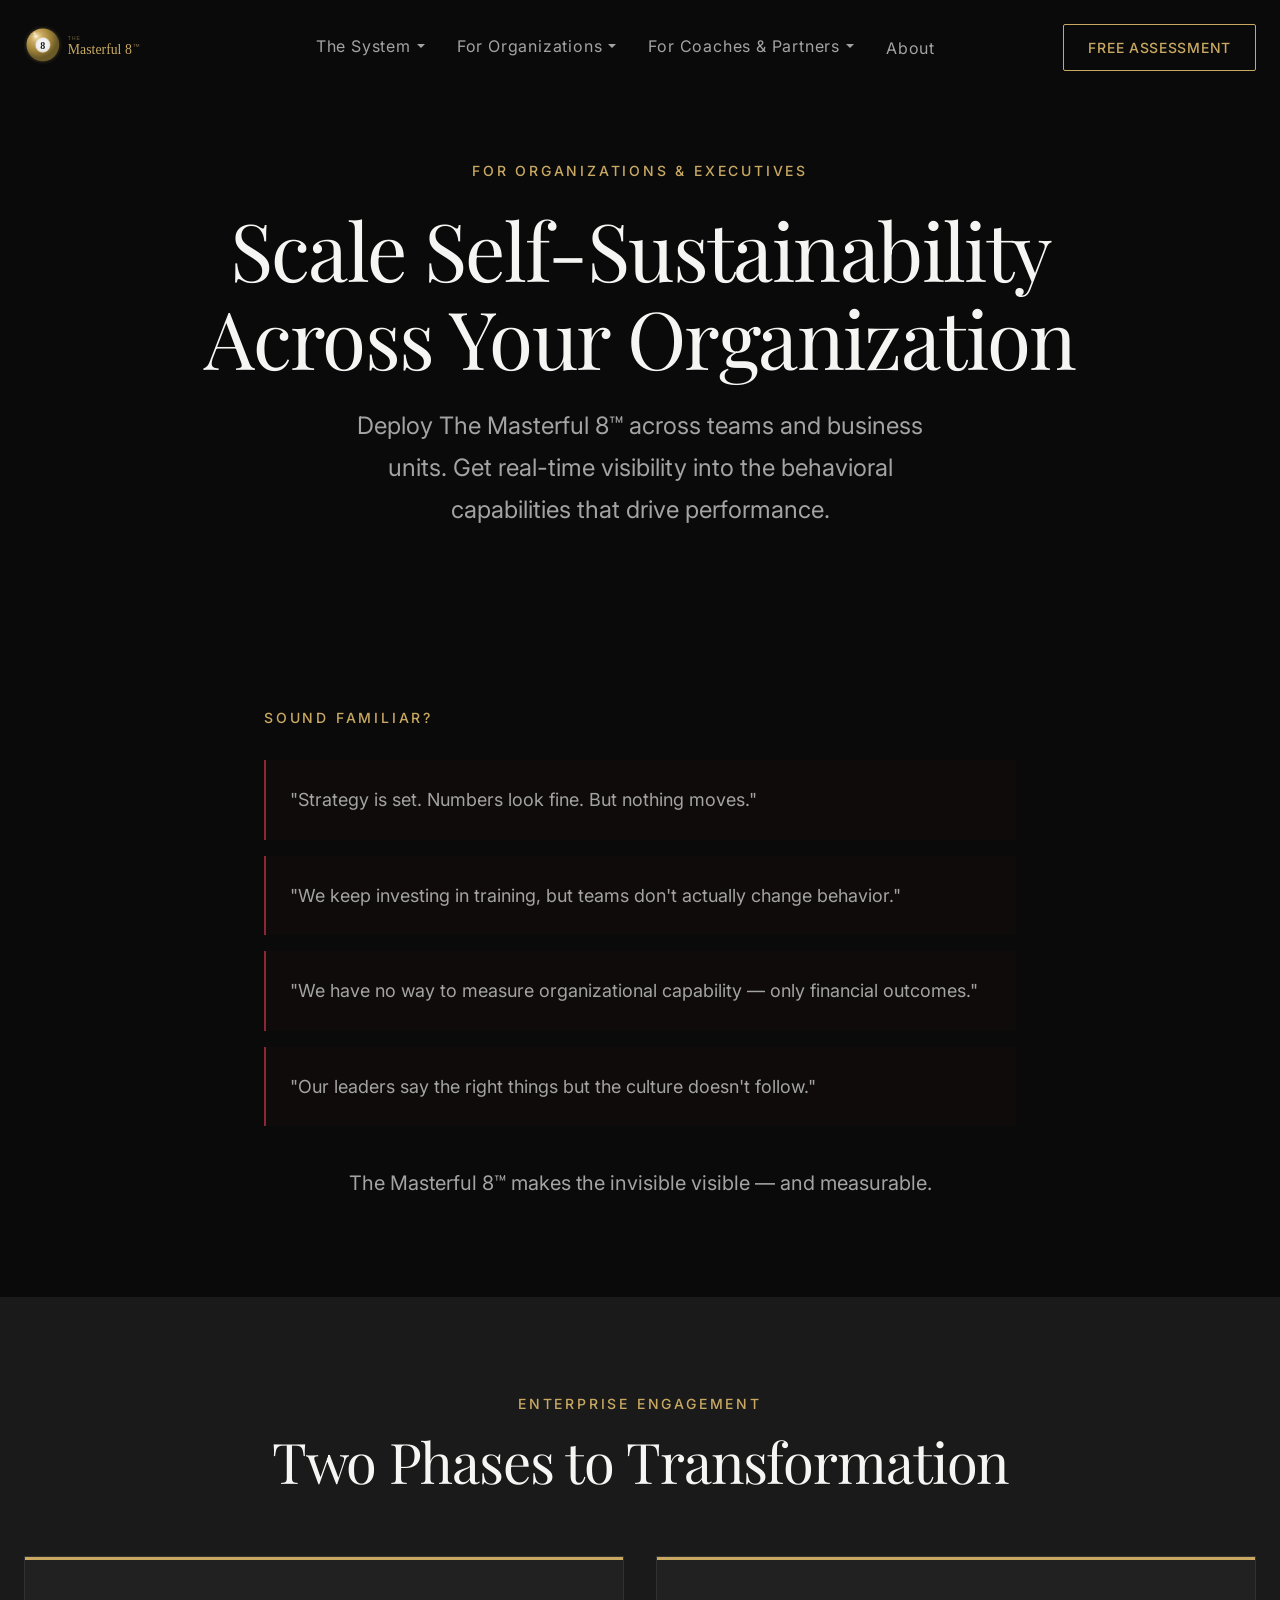
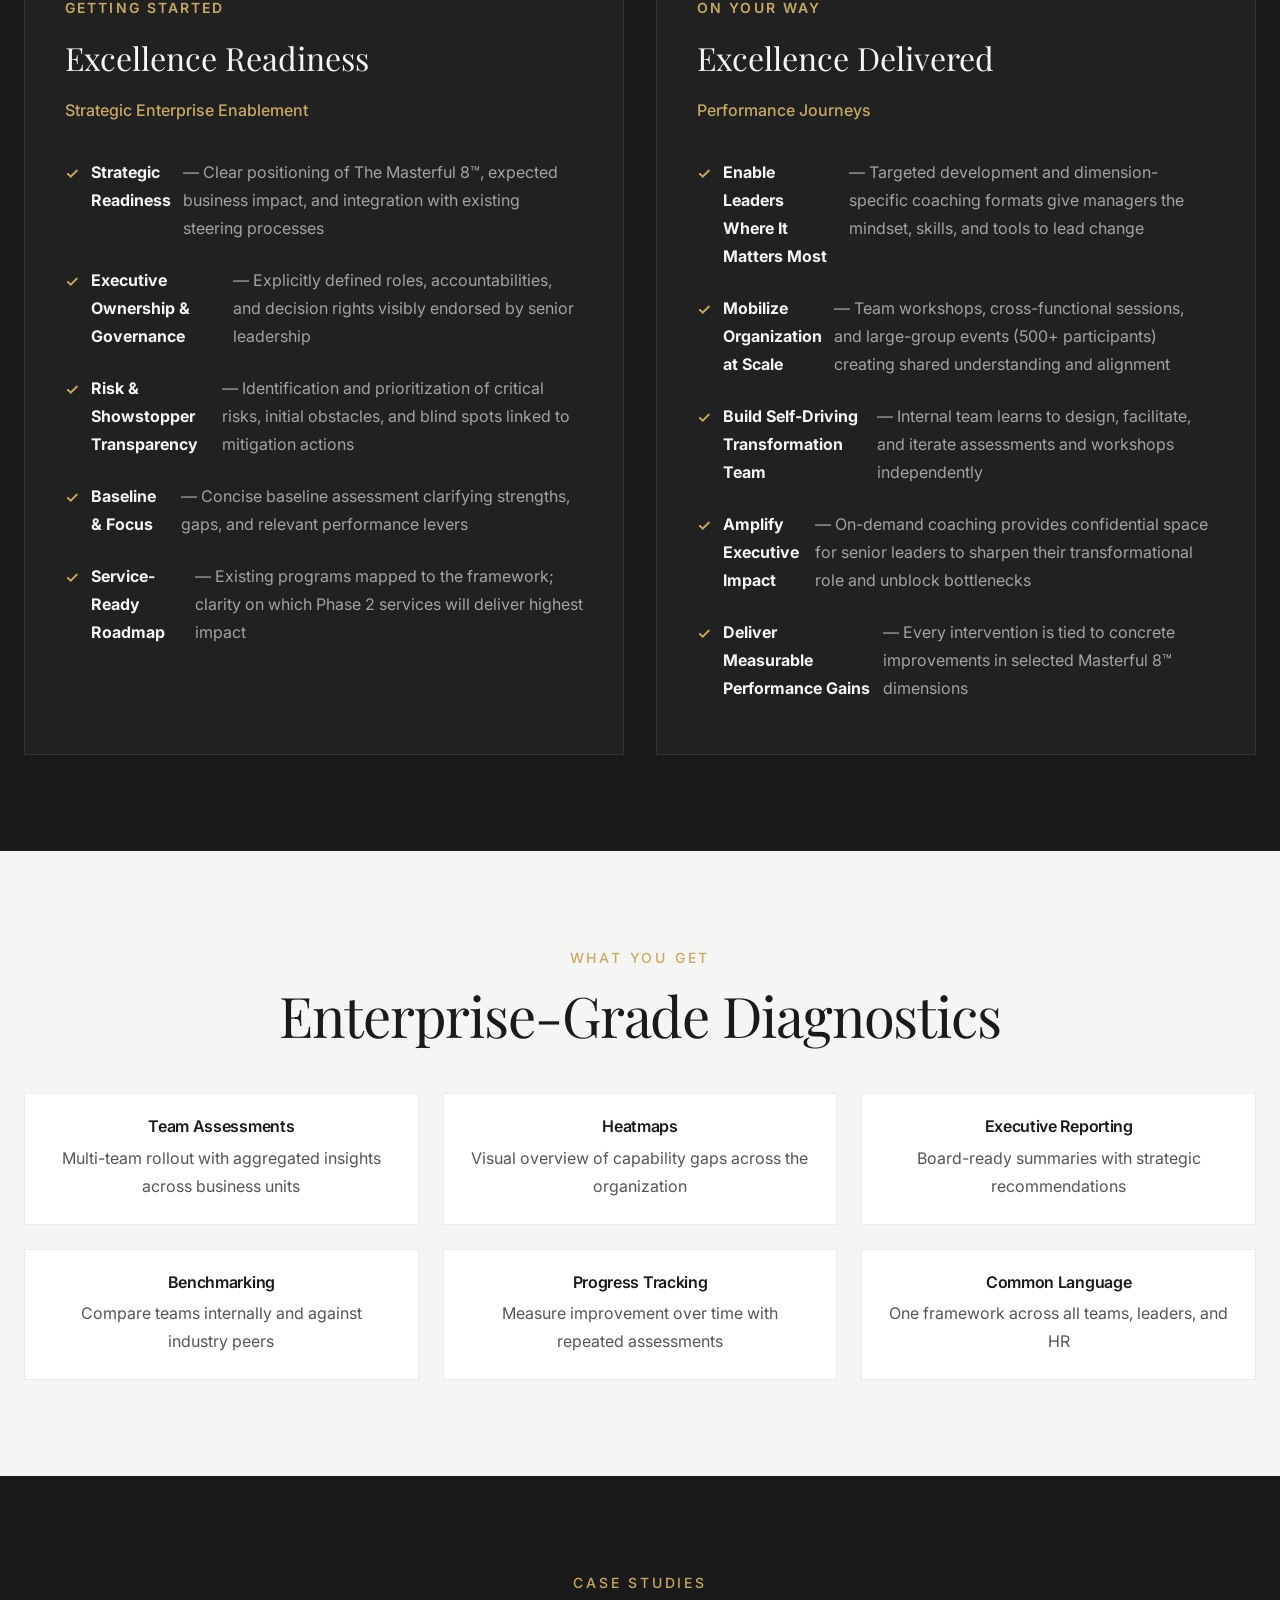
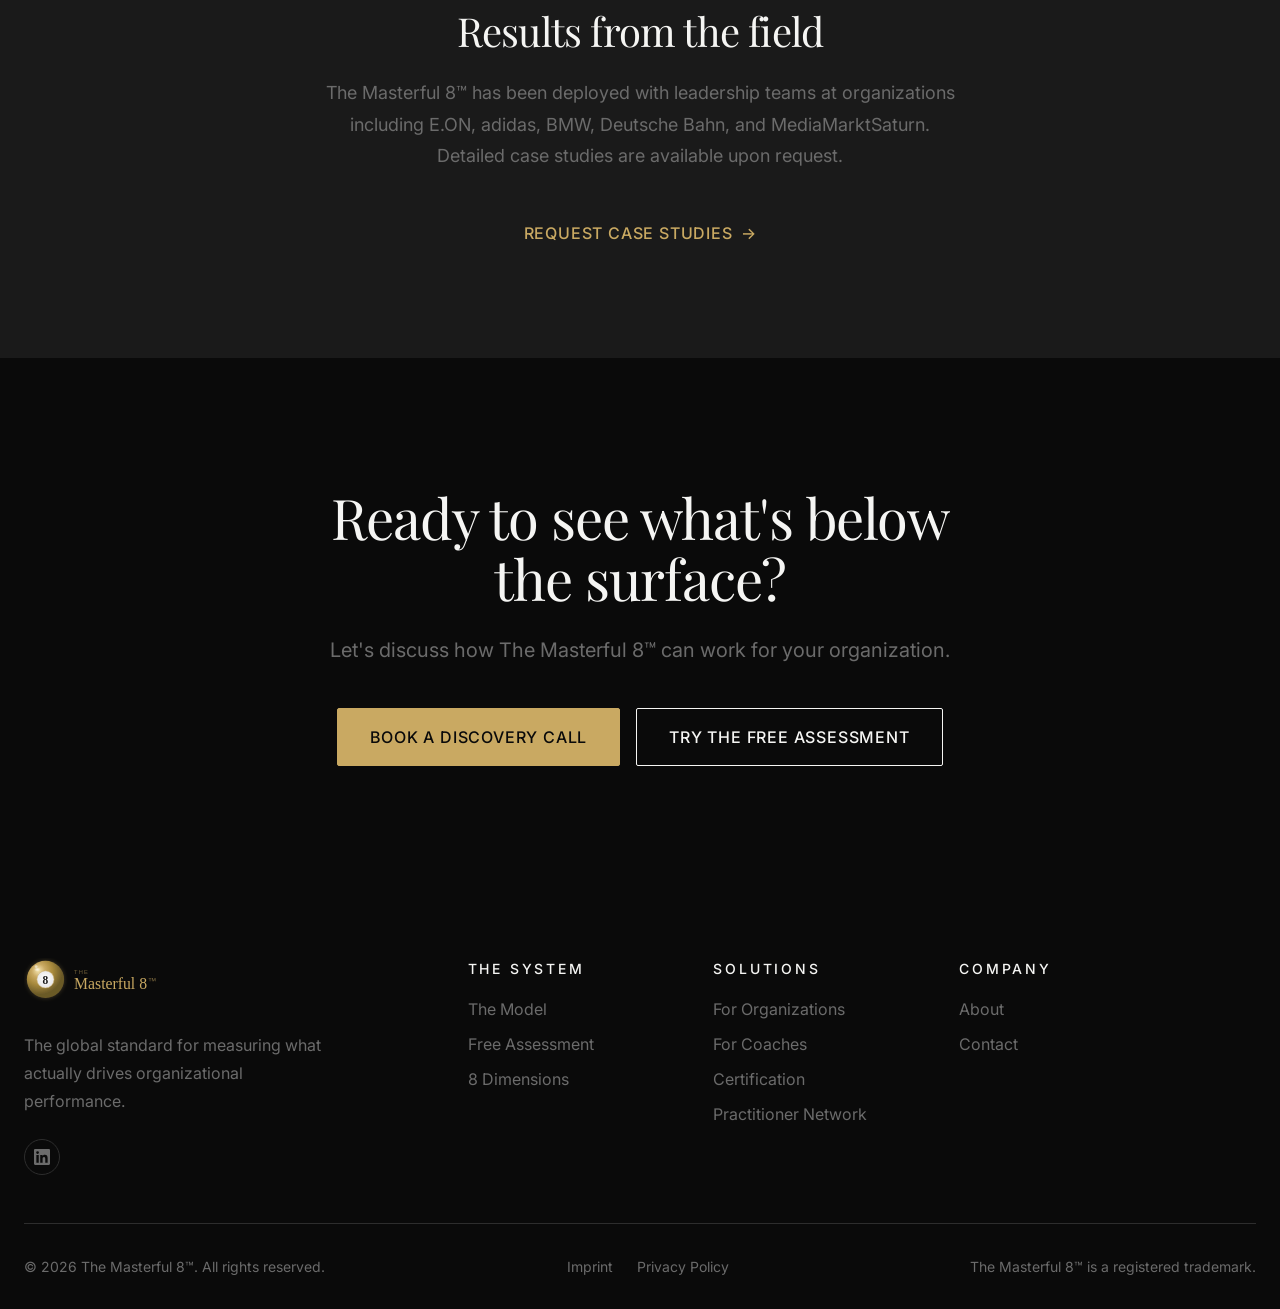
<file: pages/enterprise.html>
<!DOCTYPE html>
<html lang="en">
<head>
  <meta charset="UTF-8">
  <meta name="viewport" content="width=device-width, initial-scale=1.0">
  <meta name="robots" content="noindex, nofollow">
  <meta name="description" content="Deploy The Masterful 8™ across your organization. Enterprise diagnostics, team assessments, and performance journeys at scale.">
  <title>Enterprise Solutions | The Masterful 8&#8482;</title>
  <meta property="og:type" content="website">
  <meta property="og:url" content="https://masterful8.com/pages/enterprise.html">
  <meta property="og:title" content="Enterprise Solutions | The Masterful 8&#8482;">
  <meta property="og:description" content="Deploy The Masterful 8™ across your organization. Enterprise diagnostics, team assessments, and performance journeys at scale.">
  <meta property="og:image" content="https://masterful8.com/images/og-default.png">
  <meta name="twitter:card" content="summary_large_image">
  <link rel="icon" type="image/svg+xml" href="../images/favicon.svg">
  <link rel="icon" type="image/png" sizes="32x32" href="../images/favicon-32x32.png">
  <link rel="icon" type="image/png" sizes="16x16" href="../images/favicon-16x16.png">
  <link rel="apple-touch-icon" sizes="180x180" href="../images/apple-touch-icon.png">
  <link rel="preconnect" href="https://fonts.googleapis.com">
  <link rel="preconnect" href="https://fonts.gstatic.com" crossorigin>
  <link href="https://fonts.googleapis.com/css2?family=Inter:wght@300;400;500;600&family=Playfair+Display:ital,wght@0,400;0,500;1,400&display=swap" rel="stylesheet">
  <link rel="stylesheet" href="../css/design-system.css">
  <link rel="stylesheet" href="../css/pages.css">
  <style>
    .phase-card {
      background: rgba(255,255,255,0.03);
      border: 1px solid rgba(255,255,255,0.08);
      padding: var(--space-10);
      position: relative;
    }
    .phase-card::before {
      content: '';
      position: absolute;
      top: 0; left: 0; right: 0;
      height: 3px;
      background: var(--color-gold);
    }
    .phase-label {
      font-family: var(--font-sans); font-size: var(--text-xs);
      font-weight: 600; letter-spacing: 0.15em; text-transform: uppercase;
      color: var(--color-gold); margin-bottom: var(--space-4);
    }
    .phase-title {
      font-family: var(--font-serif); font-size: var(--text-2xl);
      color: var(--color-off-white); margin-bottom: var(--space-4);
    }
    .objective-list { list-style: none; padding: 0; }
    .objective-list li {
      display: flex; align-items: flex-start; gap: var(--space-3);
      padding: var(--space-3) 0; font-size: var(--text-sm);
      color: var(--color-light-gray); line-height: var(--leading-relaxed);
    }
    .objective-list li::before {
      content: '\2713'; color: var(--color-gold); font-weight: 600;
      flex-shrink: 0; margin-top: 1px;
    }
    .pain-item {
      padding: var(--space-6);
      border-left: 2px solid var(--color-deep-red);
      background: rgba(139,38,53,0.05);
      margin-bottom: var(--space-4);
    }
    .pain-item p { color: var(--color-light-gray); font-size: var(--text-base); line-height: var(--leading-relaxed); margin: 0; }
    .benefit-grid {
      display: grid; grid-template-columns: repeat(3, 1fr); gap: var(--space-6);
    }
    @media (max-width: 768px) { .benefit-grid { grid-template-columns: 1fr; } }
    .benefit-card {
      background: var(--color-white); border: 1px solid rgba(0,0,0,0.08);
      padding: var(--space-6); text-align: center;
    }
    .benefit-card h4 {
      font-family: var(--font-sans); font-size: var(--text-sm); font-weight: 600;
      color: var(--color-charcoal); margin-bottom: var(--space-2);
    }
    .benefit-card p { font-size: var(--text-sm); color: #555; margin: 0; line-height: var(--leading-relaxed); }
  </style>
</head>
<body>

  <!-- NAV -->
  <nav class="nav" id="nav">
    <div class="container"><div class="nav-inner">
      <a href="../index.html" class="nav-logo"><img src="../images/logo-compact-dark.svg" alt="The Masterful 8™" height="44"></a>
      <ul class="nav-links">
        <li class="nav-item">
          <a href="model.html" class="nav-link">The System</a>
          <div class="nav-dropdown"><div class="nav-dropdown-inner">
            <a href="model.html">The Model</a>
            <a href="model.html#dimensions">8 Dimensions</a>
            <a href="model.html#indicators">24 Behavioral Indicators</a>
            <a href="model.html#difference">What M8 Is &amp; Isn't</a>
            <div style="border-top:1px solid rgba(201,169,98,0.3);margin:6px 0;"></div>
            <a href="assessment.html" style="color:var(--color-gold);font-weight:500;">Free Self-Assessment</a>
          </div></div>
        </li>
        <li class="nav-item">
          <a href="enterprise.html" class="nav-link">For Organizations</a>
          <div class="nav-dropdown"><div class="nav-dropdown-inner">
            <a href="enterprise.html">Enterprise Solutions</a>
            <a href="enterprise.html#readiness">Excellence Readiness</a>
            <a href="enterprise.html#journeys">Performance Journeys</a>
            <a href="enterprise.html#cases">Case Studies</a>
          </div></div>
        </li>
        <li class="nav-item">
          <a href="partners.html" class="nav-link">For Coaches &amp; Partners</a>
          <div class="nav-dropdown"><div class="nav-dropdown-inner">
            <a href="partners.html">Why License M8</a>
            <a href="partners.html#certification">Certification Program</a>
            <a href="partners.html#network">Practitioner Network</a>
          </div></div>
        </li>
        <li><a href="about.html" class="nav-link">About</a></li>
      </ul>
      <div style="display:flex;align-items:center;gap:var(--space-4);"><a href="assessment.html" class="btn nav-cta">Free Assessment</a></div>
      <button class="nav-mobile-toggle" aria-label="Open Menu"><span></span></button>
    </div></div>
  </nav>
  <div class="nav-mobile-menu">
    <ul class="nav-links">
      <li class="nav-item">
        <a href="model.html" class="nav-link">The System</a>
        <button class="nav-dropdown-toggle" aria-label="Toggle submenu"></button>
        <div class="nav-dropdown"><div class="nav-dropdown-inner">
          <a href="model.html">The Model</a>
          <a href="model.html#dimensions">8 Dimensions</a>
          <a href="model.html#indicators">24 Behavioral Indicators</a>
          <a href="assessment.html">Free Self-Assessment</a>
        </div></div>
      </li>
      <li class="nav-item">
        <a href="enterprise.html" class="nav-link">For Organizations</a>
        <button class="nav-dropdown-toggle" aria-label="Toggle submenu"></button>
        <div class="nav-dropdown"><div class="nav-dropdown-inner">
          <a href="enterprise.html">Enterprise Solutions</a>
          <a href="enterprise.html#readiness">Excellence Readiness</a>
          <a href="enterprise.html#journeys">Performance Journeys</a>
        </div></div>
      </li>
      <li class="nav-item">
        <a href="partners.html" class="nav-link">For Coaches &amp; Partners</a>
        <button class="nav-dropdown-toggle" aria-label="Toggle submenu"></button>
        <div class="nav-dropdown"><div class="nav-dropdown-inner">
          <a href="partners.html">Why License M8</a>
          <a href="partners.html#certification">Certification</a>
          <a href="partners.html#network">Practitioner Network</a>
        </div></div>
      </li>
      <li><a href="about.html" class="nav-link">About</a></li>
    </ul>
    <a href="assessment.html" class="btn nav-cta" style="margin-top:var(--space-6);">Free Assessment</a>
  </div>

  <!-- HEADER -->
  <div class="page-header bg-dark">
    <div class="container">
      <p class="label">For Organizations &amp; Executives</p>
      <h1 style="margin-top:var(--space-4);">Scale Self-Sustainability<br>Across Your Organization</h1>
      <p class="text-lead" style="margin-top:var(--space-4);">Deploy The Masterful 8&#8482; across teams and business units. Get real-time visibility into the behavioral capabilities that drive performance.</p>
    </div>
  </div>

  <!-- THE PROBLEM -->
  <section class="section bg-dark">
    <div class="container" style="max-width:800px;">
      <p class="label" style="margin-bottom:var(--space-8);">Sound Familiar?</p>
      <div class="pain-item"><p>"Strategy is set. Numbers look fine. But nothing moves."</p></div>
      <div class="pain-item"><p>"We keep investing in training, but teams don't actually change behavior."</p></div>
      <div class="pain-item"><p>"We have no way to measure organizational capability &mdash; only financial outcomes."</p></div>
      <div class="pain-item"><p>"Our leaders say the right things but the culture doesn't follow."</p></div>
      <p style="margin-top:var(--space-10);color:var(--color-light-gray);font-size:var(--text-lg);line-height:var(--leading-relaxed);text-align:center;">
        The Masterful 8&#8482; makes the invisible visible &mdash; and measurable.
      </p>
    </div>
  </section>

  <!-- TWO PHASES -->
  <section class="section bg-charcoal" id="readiness">
    <div class="container">
      <div class="text-center" style="margin-bottom:var(--space-16);">
        <p class="label">Enterprise Engagement</p>
        <h2 style="margin-top:var(--space-4);color:var(--color-off-white);">Two Phases to Transformation</h2>
      </div>

      <div class="grid grid-2" id="journeys">
        <!-- Phase 1 -->
        <div class="phase-card">
          <div class="phase-label">Getting Started</div>
          <div class="phase-title">Excellence Readiness</div>
          <p style="color:var(--color-gold);font-size:var(--text-sm);font-weight:500;margin-bottom:var(--space-6);">Strategic Enterprise Enablement</p>
          <ul class="objective-list">
            <li><strong style="color:var(--color-off-white);">Strategic Readiness</strong> &mdash; Clear positioning of The Masterful 8&#8482;, expected business impact, and integration with existing steering processes</li>
            <li><strong style="color:var(--color-off-white);">Executive Ownership &amp; Governance</strong> &mdash; Explicitly defined roles, accountabilities, and decision rights visibly endorsed by senior leadership</li>
            <li><strong style="color:var(--color-off-white);">Risk &amp; Showstopper Transparency</strong> &mdash; Identification and prioritization of critical risks, initial obstacles, and blind spots linked to mitigation actions</li>
            <li><strong style="color:var(--color-off-white);">Baseline &amp; Focus</strong> &mdash; Concise baseline assessment clarifying strengths, gaps, and relevant performance levers</li>
            <li><strong style="color:var(--color-off-white);">Service-Ready Roadmap</strong> &mdash; Existing programs mapped to the framework; clarity on which Phase 2 services will deliver highest impact</li>
          </ul>
        </div>

        <!-- Phase 2 -->
        <div class="phase-card">
          <div class="phase-label">On Your Way</div>
          <div class="phase-title">Excellence Delivered</div>
          <p style="color:var(--color-gold);font-size:var(--text-sm);font-weight:500;margin-bottom:var(--space-6);">Performance Journeys</p>
          <ul class="objective-list">
            <li><strong style="color:var(--color-off-white);">Enable Leaders Where It Matters Most</strong> &mdash; Targeted development and dimension-specific coaching formats give managers the mindset, skills, and tools to lead change</li>
            <li><strong style="color:var(--color-off-white);">Mobilize Organization at Scale</strong> &mdash; Team workshops, cross-functional sessions, and large-group events (500+ participants) creating shared understanding and alignment</li>
            <li><strong style="color:var(--color-off-white);">Build Self-Driving Transformation Team</strong> &mdash; Internal team learns to design, facilitate, and iterate assessments and workshops independently</li>
            <li><strong style="color:var(--color-off-white);">Amplify Executive Impact</strong> &mdash; On-demand coaching provides confidential space for senior leaders to sharpen their transformational role and unblock bottlenecks</li>
            <li><strong style="color:var(--color-off-white);">Deliver Measurable Performance Gains</strong> &mdash; Every intervention is tied to concrete improvements in selected Masterful 8&#8482; dimensions</li>
          </ul>
        </div>
      </div>
    </div>
  </section>

  <!-- WHAT YOU GET -->
  <section class="section bg-off-white">
    <div class="container">
      <div class="text-center" style="margin-bottom:var(--space-12);">
        <p class="label">What You Get</p>
        <h2 style="margin-top:var(--space-4);color:var(--color-charcoal);">Enterprise-Grade Diagnostics</h2>
      </div>
      <div class="benefit-grid">
        <div class="benefit-card"><h4>Team Assessments</h4><p>Multi-team rollout with aggregated insights across business units</p></div>
        <div class="benefit-card"><h4>Heatmaps</h4><p>Visual overview of capability gaps across the organization</p></div>
        <div class="benefit-card"><h4>Executive Reporting</h4><p>Board-ready summaries with strategic recommendations</p></div>
        <div class="benefit-card"><h4>Benchmarking</h4><p>Compare teams internally and against industry peers</p></div>
        <div class="benefit-card"><h4>Progress Tracking</h4><p>Measure improvement over time with repeated assessments</p></div>
        <div class="benefit-card"><h4>Common Language</h4><p>One framework across all teams, leaders, and HR</p></div>
      </div>
    </div>
  </section>

  <!-- CASE STUDIES PLACEHOLDER -->
  <section class="section bg-charcoal" id="cases">
    <div class="container text-center" style="max-width:700px;">
      <p class="label" style="margin-bottom:var(--space-4);">Case Studies</p>
      <h3 style="color:var(--color-off-white);margin-bottom:var(--space-6);">Results from the field</h3>
      <p style="color:var(--color-gray);line-height:var(--leading-relaxed);">
        The Masterful 8&#8482; has been deployed with leadership teams at organizations including
        E.ON, adidas, BMW, Deutsche Bahn, and MediaMarktSaturn. Detailed case studies
        are available upon request.
      </p>
      <a href="contact.html" class="btn btn-ghost" style="margin-top:var(--space-8);color:var(--color-gold);">Request Case Studies</a>
    </div>
  </section>

  <!-- CTA -->
  <section class="section-lg bg-dark">
    <div class="container text-center" style="max-width:700px;">
      <h2 style="color:var(--color-off-white);margin-bottom:var(--space-6);">Ready to see what's below the surface?</h2>
      <p style="color:var(--color-gray);margin-bottom:var(--space-10);font-size:var(--text-lg);line-height:var(--leading-relaxed);">
        Let's discuss how The Masterful 8&#8482; can work for your organization.
      </p>
      <div style="display:flex;gap:var(--space-4);justify-content:center;flex-wrap:wrap;">
        <a href="https://executive-leadership-coach.com/booking" target="_blank" rel="noopener" class="btn btn-primary">Book a Discovery Call</a>
        <a href="assessment.html" class="btn btn-secondary">Try the Free Assessment</a>
      </div>
    </div>
  </section>

  <!-- FOOTER -->
  <footer class="footer">
    <div class="container">
      <div class="footer-grid">
        <div class="footer-brand">
          <a href="../index.html"><img src="../images/logo-compact-dark.svg" alt="The Masterful 8™" height="50"></a>
          <p style="margin-top:var(--space-4);">The global standard for measuring what actually drives organizational performance.</p>
          <div class="footer-social" style="margin-top:var(--space-6);">
            <a href="https://www.linkedin.com/company/masterful8/" target="_blank" rel="noopener" aria-label="LinkedIn">
              <svg viewBox="0 0 24 24" xmlns="http://www.w3.org/2000/svg"><path d="M20.447 20.452h-3.554v-5.569c0-1.328-.027-3.037-1.852-3.037-1.853 0-2.136 1.445-2.136 2.939v5.667H9.351V9h3.414v1.561h.046c.477-.9 1.637-1.85 3.37-1.85 3.601 0 4.267 2.37 4.267 5.455v6.286zM5.337 7.433a2.062 2.062 0 01-2.063-2.065 2.064 2.064 0 112.063 2.065zm1.782 13.019H3.555V9h3.564v11.452zM22.225 0H1.771C.792 0 0 .774 0 1.729v20.542C0 23.227.792 24 1.771 24h20.451C23.2 24 24 23.227 24 22.271V1.729C24 .774 23.2 0 22.222 0h.003z"/></svg>
            </a>
          </div>
        </div>
        <div>
          <p class="footer-heading">The System</p>
          <ul class="footer-links"><li><a href="model.html">The Model</a></li><li><a href="assessment.html">Free Assessment</a></li><li><a href="model.html#dimensions">8 Dimensions</a></li></ul>
        </div>
        <div>
          <p class="footer-heading">Solutions</p>
          <ul class="footer-links"><li><a href="enterprise.html">For Organizations</a></li><li><a href="partners.html">For Coaches</a></li><li><a href="partners.html#certification">Certification</a></li><li><a href="partners.html#network">Practitioner Network</a></li></ul>
        </div>
        <div>
          <p class="footer-heading">Company</p>
          <ul class="footer-links"><li><a href="about.html">About</a></li><li><a href="contact.html">Contact</a></li></ul>
        </div>
      </div>
      <div class="footer-bottom">
        <p>&copy; 2026 The Masterful 8&#8482;. All rights reserved.</p>
        <div class="footer-legal"><a href="imprint.html">Imprint</a><a href="privacy.html">Privacy Policy</a></div>
        <p style="font-size:var(--text-xs);color:var(--color-gray);">The Masterful 8&#8482; is a registered trademark.</p>
      </div>
    </div>
  </footer>

  <script>
    const nav=document.getElementById('nav');window.addEventListener('scroll',()=>{nav.classList.toggle('scrolled',window.scrollY>50);});
    const mt=document.querySelector('.nav-mobile-toggle'),mm=document.querySelector('.nav-mobile-menu');
    mt.addEventListener('click',()=>{mt.classList.toggle('open');mm.classList.toggle('open');document.body.classList.toggle('menu-open');});
    document.querySelectorAll('.nav-mobile-menu .nav-dropdown-toggle').forEach(b=>{b.addEventListener('click',e=>{e.preventDefault();b.closest('.nav-item').classList.toggle('open');});});
  </script>
</body>
</html>
</file>
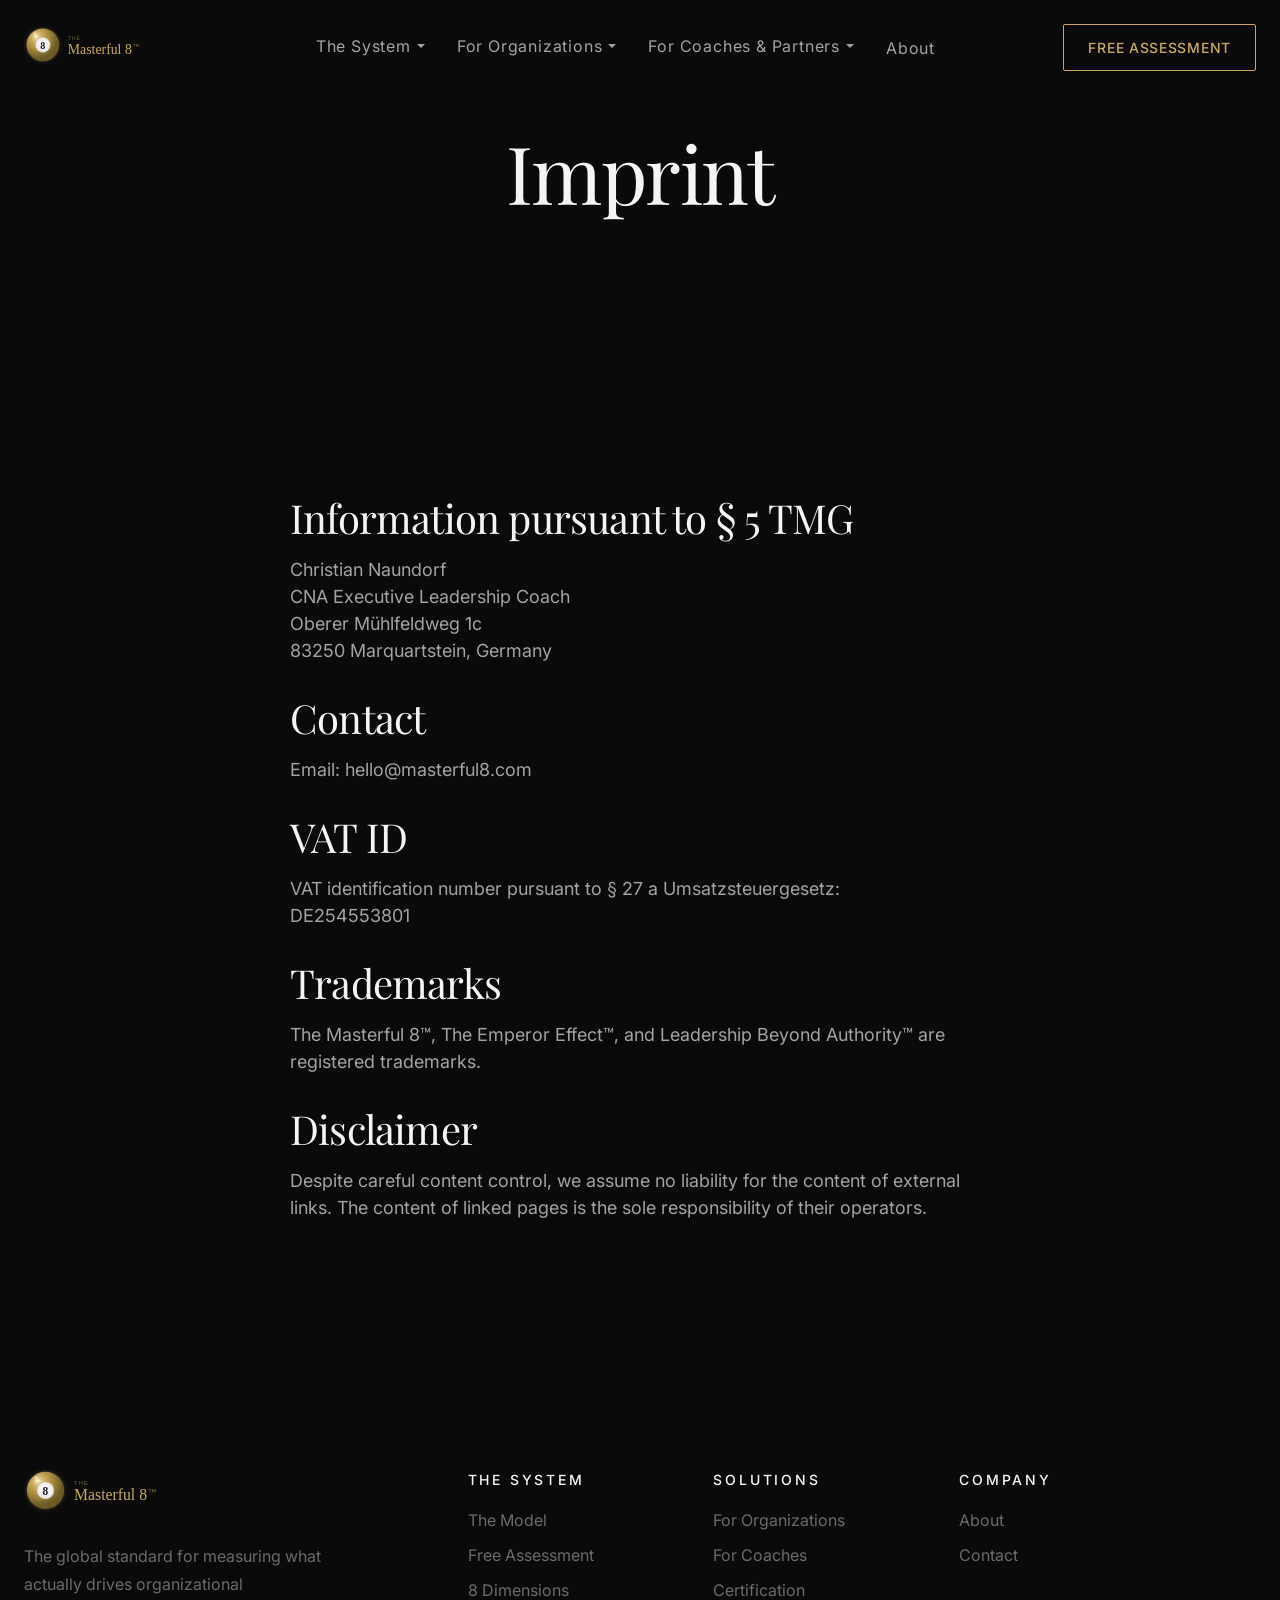
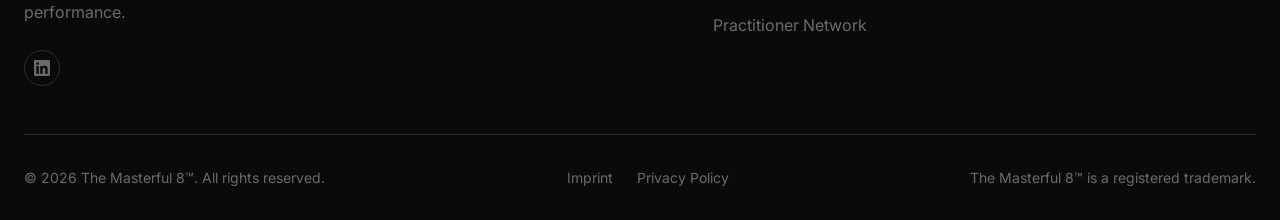
<file: pages/imprint.html>
<!DOCTYPE html>
<html lang="en">
<head>
  <meta charset="UTF-8">
  <meta name="viewport" content="width=device-width, initial-scale=1.0">
  <meta name="robots" content="noindex">
  <title>Imprint | The Masterful 8&#8482;</title>
  <link rel="icon" type="image/svg+xml" href="../images/favicon.svg">
  <link rel="icon" type="image/png" sizes="32x32" href="../images/favicon-32x32.png">
  <link rel="icon" type="image/png" sizes="16x16" href="../images/favicon-16x16.png">
  <link rel="apple-touch-icon" sizes="180x180" href="../images/apple-touch-icon.png">
  <link rel="preconnect" href="https://fonts.googleapis.com">
  <link rel="preconnect" href="https://fonts.gstatic.com" crossorigin>
  <link href="https://fonts.googleapis.com/css2?family=Inter:wght@300;400;500;600&family=Playfair+Display:ital,wght@0,400;0,500;1,400&display=swap" rel="stylesheet">
  <link rel="stylesheet" href="../css/design-system.css">
  <link rel="stylesheet" href="../css/pages.css">
</head>
<body>

  <!-- NAV -->
  <nav class="nav" id="nav">
    <div class="container"><div class="nav-inner">
      <a href="../index.html" class="nav-logo"><img src="../images/logo-compact-dark.svg" alt="The Masterful 8™" height="44"></a>
      <ul class="nav-links">
        <li class="nav-item">
          <a href="model.html" class="nav-link">The System</a>
          <div class="nav-dropdown"><div class="nav-dropdown-inner">
            <a href="model.html">The Model</a>
            <a href="model.html#dimensions">8 Dimensions</a>
            <a href="model.html#indicators">24 Behavioral Indicators</a>
            <a href="model.html#difference">What M8 Is &amp; Isn't</a>
            <div style="border-top:1px solid rgba(201,169,98,0.3);margin:6px 0;"></div>
            <a href="assessment.html" style="color:var(--color-gold);font-weight:500;">Free Self-Assessment</a>
          </div></div>
        </li>
        <li class="nav-item">
          <a href="enterprise.html" class="nav-link">For Organizations</a>
          <div class="nav-dropdown"><div class="nav-dropdown-inner">
            <a href="enterprise.html">Enterprise Solutions</a>
            <a href="enterprise.html#readiness">Excellence Readiness</a>
            <a href="enterprise.html#journeys">Performance Journeys</a>
            <a href="enterprise.html#cases">Case Studies</a>
          </div></div>
        </li>
        <li class="nav-item">
          <a href="partners.html" class="nav-link">For Coaches &amp; Partners</a>
          <div class="nav-dropdown"><div class="nav-dropdown-inner">
            <a href="partners.html">Why License M8</a>
            <a href="partners.html#certification">Certification Program</a>
            <a href="partners.html#network">Practitioner Network</a>
          </div></div>
        </li>
        <li><a href="about.html" class="nav-link">About</a></li>
      </ul>
      <div style="display:flex;align-items:center;gap:var(--space-4);"><a href="assessment.html" class="btn nav-cta">Free Assessment</a></div>
      <button class="nav-mobile-toggle" aria-label="Open Menu"><span></span></button>
    </div></div>
  </nav>
  <div class="nav-mobile-menu">
    <ul class="nav-links">
      <li class="nav-item">
        <a href="model.html" class="nav-link">The System</a>
        <button class="nav-dropdown-toggle" aria-label="Toggle submenu"></button>
        <div class="nav-dropdown"><div class="nav-dropdown-inner">
          <a href="model.html">The Model</a>
          <a href="model.html#dimensions">8 Dimensions</a>
          <a href="model.html#indicators">24 Behavioral Indicators</a>
          <a href="assessment.html">Free Self-Assessment</a>
        </div></div>
      </li>
      <li class="nav-item">
        <a href="enterprise.html" class="nav-link">For Organizations</a>
        <button class="nav-dropdown-toggle" aria-label="Toggle submenu"></button>
        <div class="nav-dropdown"><div class="nav-dropdown-inner">
          <a href="enterprise.html">Enterprise Solutions</a>
          <a href="enterprise.html#readiness">Excellence Readiness</a>
          <a href="enterprise.html#journeys">Performance Journeys</a>
        </div></div>
      </li>
      <li class="nav-item">
        <a href="partners.html" class="nav-link">For Coaches &amp; Partners</a>
        <button class="nav-dropdown-toggle" aria-label="Toggle submenu"></button>
        <div class="nav-dropdown"><div class="nav-dropdown-inner">
          <a href="partners.html">Why License M8</a>
          <a href="partners.html#certification">Certification</a>
          <a href="partners.html#network">Practitioner Network</a>
        </div></div>
      </li>
      <li><a href="about.html" class="nav-link">About</a></li>
    </ul>
    <a href="assessment.html" class="btn nav-cta" style="margin-top:var(--space-6);">Free Assessment</a>
  </div>

  <!-- HEADER -->
  <div class="page-header bg-dark" style="padding:var(--space-32) 0 var(--space-12);">
    <div class="container"><h1>Imprint</h1></div>
  </div>

  <!-- CONTENT -->
  <section class="section bg-dark">
    <div class="container content-section" style="max-width:700px;color:var(--color-light-gray);">
      <h3 style="color:var(--color-off-white);margin-bottom:var(--space-4);">Information pursuant to &sect; 5 TMG</h3>
      <p>Christian Naundorf<br>CNA Executive Leadership Coach<br>Oberer M&uuml;hlfeldweg 1c<br>83250 Marquartstein, Germany</p>

      <h3 style="color:var(--color-off-white);margin-top:var(--space-8);margin-bottom:var(--space-4);">Contact</h3>
      <p>Email: hello@masterful8.com</p>

      <h3 style="color:var(--color-off-white);margin-top:var(--space-8);margin-bottom:var(--space-4);">VAT ID</h3>
      <p>VAT identification number pursuant to &sect; 27 a Umsatzsteuergesetz:<br>DE254553801</p>

      <h3 style="color:var(--color-off-white);margin-top:var(--space-8);margin-bottom:var(--space-4);">Trademarks</h3>
      <p>The Masterful 8&#8482;, The Emperor Effect&#8482;, and Leadership Beyond Authority&#8482; are registered trademarks.</p>

      <h3 style="color:var(--color-off-white);margin-top:var(--space-8);margin-bottom:var(--space-4);">Disclaimer</h3>
      <p>Despite careful content control, we assume no liability for the content of external links. The content of linked pages is the sole responsibility of their operators.</p>
    </div>
  </section>

  <!-- FOOTER -->
  <footer class="footer">
    <div class="container">
      <div class="footer-grid">
        <div class="footer-brand">
          <a href="../index.html"><img src="../images/logo-compact-dark.svg" alt="The Masterful 8™" height="50"></a>
          <p style="margin-top:var(--space-4);">The global standard for measuring what actually drives organizational performance.</p>
          <div class="footer-social" style="margin-top:var(--space-6);">
            <a href="https://www.linkedin.com/company/masterful8/" target="_blank" rel="noopener" aria-label="LinkedIn">
              <svg viewBox="0 0 24 24" xmlns="http://www.w3.org/2000/svg"><path d="M20.447 20.452h-3.554v-5.569c0-1.328-.027-3.037-1.852-3.037-1.853 0-2.136 1.445-2.136 2.939v5.667H9.351V9h3.414v1.561h.046c.477-.9 1.637-1.85 3.37-1.85 3.601 0 4.267 2.37 4.267 5.455v6.286zM5.337 7.433a2.062 2.062 0 01-2.063-2.065 2.064 2.064 0 112.063 2.065zm1.782 13.019H3.555V9h3.564v11.452zM22.225 0H1.771C.792 0 0 .774 0 1.729v20.542C0 23.227.792 24 1.771 24h20.451C23.2 24 24 23.227 24 22.271V1.729C24 .774 23.2 0 22.222 0h.003z"/></svg>
            </a>
          </div>
        </div>
        <div>
          <p class="footer-heading">The System</p>
          <ul class="footer-links"><li><a href="model.html">The Model</a></li><li><a href="assessment.html">Free Assessment</a></li><li><a href="model.html#dimensions">8 Dimensions</a></li></ul>
        </div>
        <div>
          <p class="footer-heading">Solutions</p>
          <ul class="footer-links"><li><a href="enterprise.html">For Organizations</a></li><li><a href="partners.html">For Coaches</a></li><li><a href="partners.html#certification">Certification</a></li><li><a href="partners.html#network">Practitioner Network</a></li></ul>
        </div>
        <div>
          <p class="footer-heading">Company</p>
          <ul class="footer-links"><li><a href="about.html">About</a></li><li><a href="contact.html">Contact</a></li></ul>
        </div>
      </div>
      <div class="footer-bottom">
        <p>&copy; 2026 The Masterful 8&#8482;. All rights reserved.</p>
        <div class="footer-legal"><a href="imprint.html">Imprint</a><a href="privacy.html">Privacy Policy</a></div>
        <p style="font-size:var(--text-xs);color:var(--color-gray);">The Masterful 8&#8482; is a registered trademark.</p>
      </div>
    </div>
  </footer>

  <script>
    const nav=document.getElementById('nav');window.addEventListener('scroll',()=>{nav.classList.toggle('scrolled',window.scrollY>50);});
    const mt=document.querySelector('.nav-mobile-toggle'),mm=document.querySelector('.nav-mobile-menu');
    mt.addEventListener('click',()=>{mt.classList.toggle('open');mm.classList.toggle('open');document.body.classList.toggle('menu-open');});
    document.querySelectorAll('.nav-mobile-menu .nav-dropdown-toggle').forEach(b=>{b.addEventListener('click',e=>{e.preventDefault();b.closest('.nav-item').classList.toggle('open');});});
  </script>
</body>
</html>
</file>
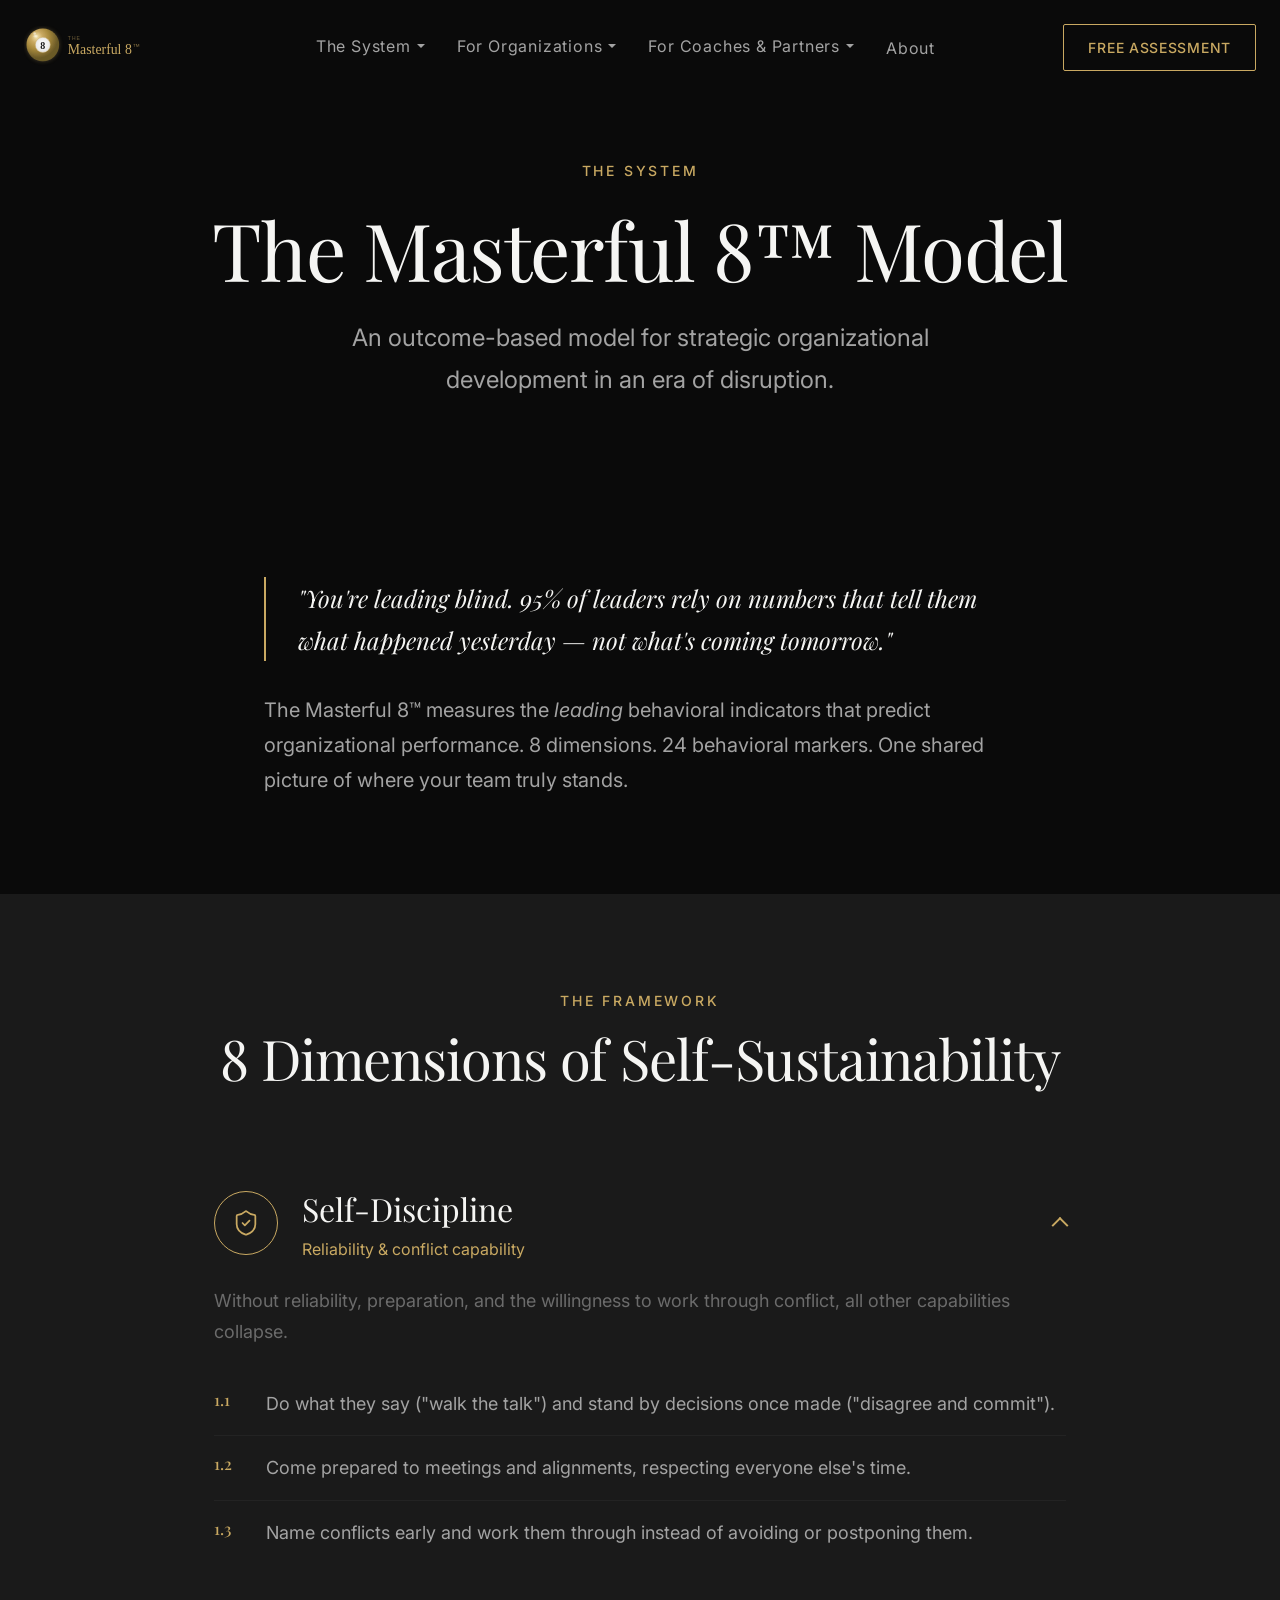
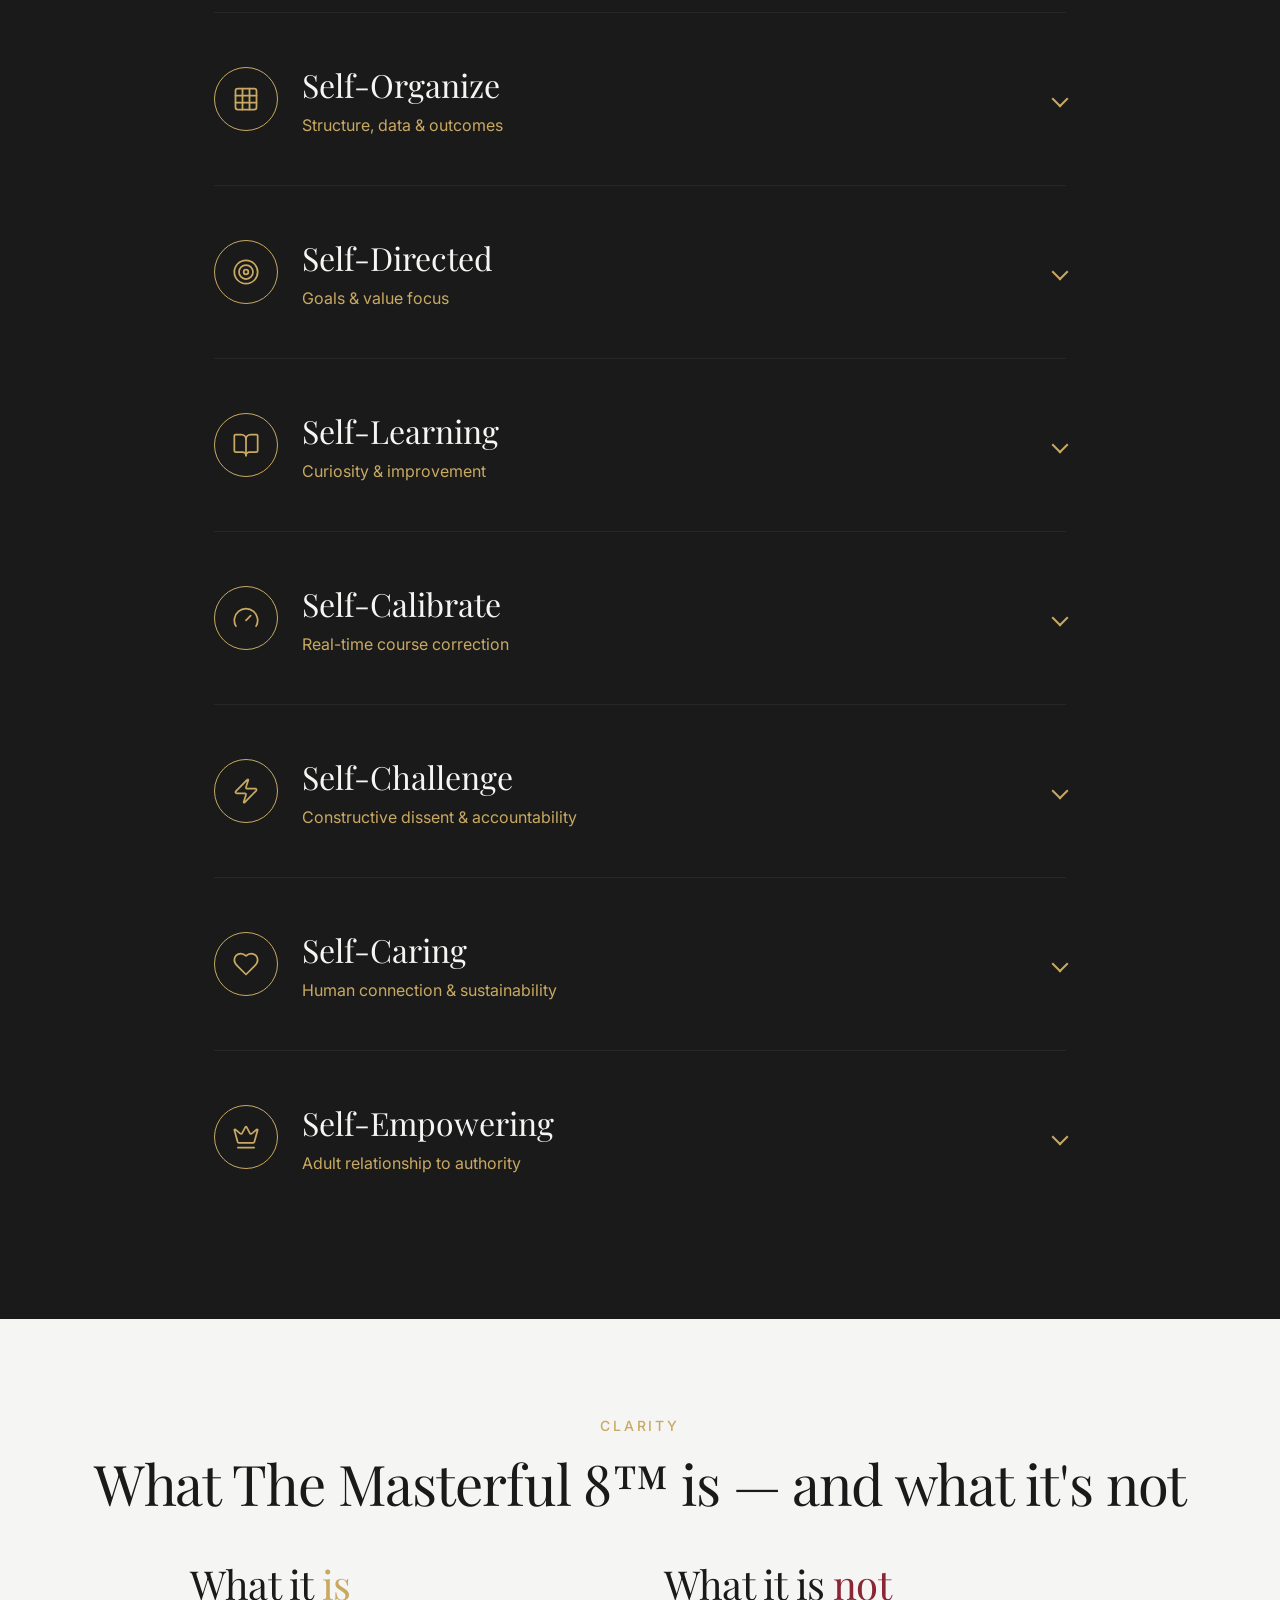
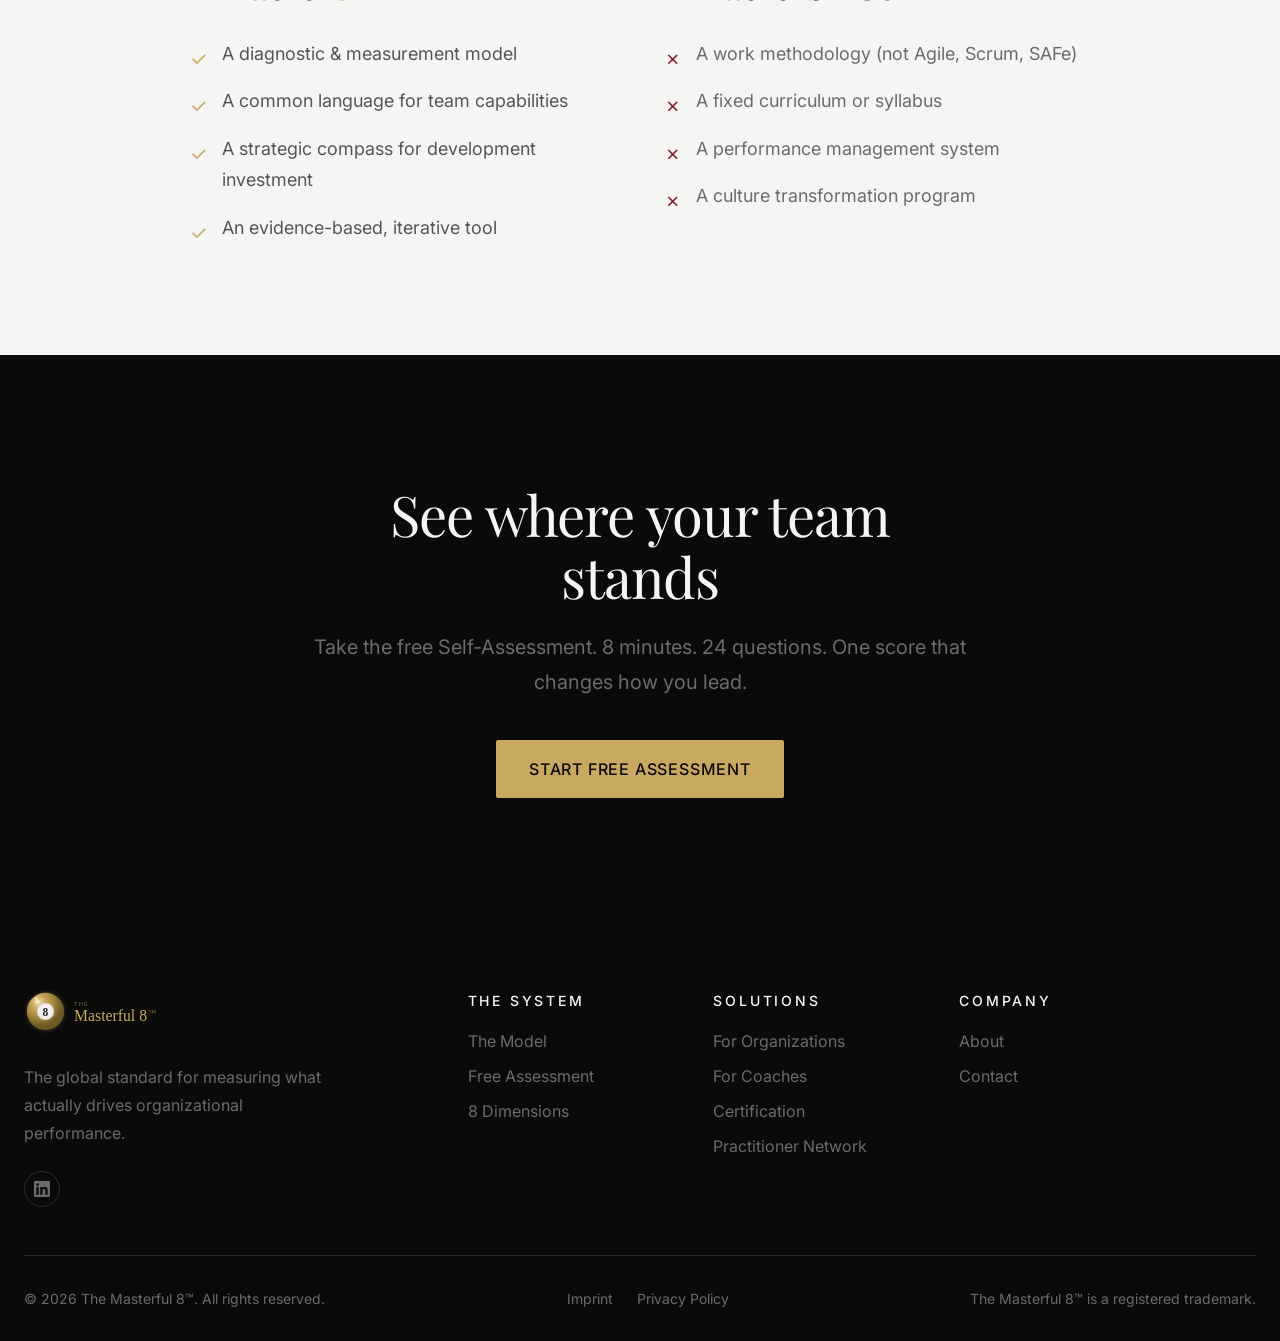
<file: pages/model.html>
<!DOCTYPE html>
<html lang="en">
<head>
  <meta charset="UTF-8">
  <meta name="viewport" content="width=device-width, initial-scale=1.0">
  <meta name="robots" content="noindex, nofollow">
  <meta name="description" content="The Masterful 8™ Model — 8 Dimensions, 24 Behavioral Indicators. An outcome-based model for strategic organizational development.">
  <title>The Model | The Masterful 8&#8482;</title>
  <meta property="og:type" content="website">
  <meta property="og:url" content="https://masterful8.com/pages/model.html">
  <meta property="og:title" content="The Masterful 8&#8482; Model | 8 Dimensions of Self-Sustainability">
  <meta property="og:description" content="8 Dimensions. 24 Behavioral Indicators. An outcome-based model for strategic organizational development.">
  <meta property="og:image" content="https://masterful8.com/images/og-default.png">
  <meta name="twitter:card" content="summary_large_image">
  <link rel="icon" type="image/svg+xml" href="../images/favicon.svg">
  <link rel="icon" type="image/png" sizes="32x32" href="../images/favicon-32x32.png">
  <link rel="icon" type="image/png" sizes="16x16" href="../images/favicon-16x16.png">
  <link rel="apple-touch-icon" sizes="180x180" href="../images/apple-touch-icon.png">
  <link rel="preconnect" href="https://fonts.googleapis.com">
  <link rel="preconnect" href="https://fonts.gstatic.com" crossorigin>
  <link href="https://fonts.googleapis.com/css2?family=Inter:wght@300;400;500;600&family=Playfair+Display:ital,wght@0,400;0,500;1,400&display=swap" rel="stylesheet">
  <link rel="stylesheet" href="../css/design-system.css">
  <link rel="stylesheet" href="../css/pages.css">
  <style>
    .dimension-full {
      padding: var(--space-12) 0;
      border-bottom: 1px solid rgba(255,255,255,0.06);
    }
    .dimension-full:last-child { border-bottom: none; }
    .dim-header {
      display: flex;
      align-items: center;
      gap: var(--space-6);
      margin-bottom: 0;
      cursor: pointer;
      position: relative;
      padding-right: 40px;
      transition: margin-bottom 0.3s ease;
    }
    .dimension-full.open .dim-header {
      margin-bottom: var(--space-6);
    }
    .dim-header::after {
      content: '';
      position: absolute;
      right: 0;
      top: 50%;
      transform: translateY(-50%) rotate(0deg);
      width: 12px;
      height: 12px;
      border-right: 2px solid var(--color-gold);
      border-bottom: 2px solid var(--color-gold);
      transform: translateY(-50%) rotate(45deg);
      transition: transform 0.3s ease;
    }
    .dimension-full.open .dim-header::after {
      transform: translateY(-30%) rotate(-135deg);
    }
    .dim-body {
      max-height: 0;
      overflow: hidden;
      transition: max-height 0.4s ease;
    }
    .dimension-full.open .dim-body {
      max-height: 600px;
    }
    .dim-circle {
      width: 64px;
      height: 64px;
      background: var(--color-charcoal);
      border: 1px solid var(--color-gold);
      border-radius: 50%;
      display: flex;
      align-items: center;
      justify-content: center;
      font-family: var(--font-serif);
      font-size: var(--text-2xl);
      color: var(--color-gold);
      flex-shrink: 0;
    }
    .dim-title { font-family: var(--font-serif); font-size: var(--text-2xl); color: var(--color-off-white); }
    .dim-subtitle { font-size: var(--text-sm); color: var(--color-gold); margin-top: var(--space-1); }
    .indicator-list { list-style: none; padding: 0; }
    .indicator-item {
      display: flex;
      align-items: flex-start;
      gap: var(--space-4);
      padding: var(--space-4) 0;
      border-bottom: 1px solid rgba(255,255,255,0.04);
    }
    .indicator-item:last-child { border-bottom: none; }
    .indicator-num {
      font-family: var(--font-serif);
      font-size: var(--text-sm);
      color: var(--color-gold);
      min-width: 36px;
      font-weight: 500;
    }
    .indicator-text {
      font-size: var(--text-base);
      color: var(--color-light-gray);
      line-height: var(--leading-relaxed);
    }
    .is-isnot-grid {
      display: grid;
      grid-template-columns: 1fr 1fr;
      gap: var(--space-12);
      max-width: 900px;
      margin: 0 auto;
    }
    @media (max-width: 768px) {
      .is-isnot-grid { grid-template-columns: 1fr; }
      .dim-header { flex-direction: column; text-align: center; }
    }
  </style>
</head>
<body>

  <!-- NAV -->
  <nav class="nav" id="nav">
    <div class="container"><div class="nav-inner">
      <a href="../index.html" class="nav-logo"><img src="../images/logo-compact-dark.svg" alt="The Masterful 8™" height="44"></a>
      <ul class="nav-links">
        <li class="nav-item">
          <a href="model.html" class="nav-link">The System</a>
          <div class="nav-dropdown"><div class="nav-dropdown-inner">
            <a href="model.html">The Model</a>
            <a href="model.html#dimensions">8 Dimensions</a>
            <a href="model.html#indicators">24 Behavioral Indicators</a>
            <a href="model.html#difference">What M8 Is &amp; Isn't</a>
            <div style="border-top:1px solid rgba(201,169,98,0.3);margin:6px 0;"></div>
            <a href="assessment.html" style="color:var(--color-gold);font-weight:500;">Free Self-Assessment</a>
          </div></div>
        </li>
        <li class="nav-item">
          <a href="enterprise.html" class="nav-link">For Organizations</a>
          <div class="nav-dropdown"><div class="nav-dropdown-inner">
            <a href="enterprise.html">Enterprise Solutions</a>
            <a href="enterprise.html#readiness">Excellence Readiness</a>
            <a href="enterprise.html#journeys">Performance Journeys</a>
            <a href="enterprise.html#cases">Case Studies</a>
          </div></div>
        </li>
        <li class="nav-item">
          <a href="partners.html" class="nav-link">For Coaches &amp; Partners</a>
          <div class="nav-dropdown"><div class="nav-dropdown-inner">
            <a href="partners.html">Why License M8</a>
            <a href="partners.html#certification">Certification Program</a>
            <a href="partners.html#network">Practitioner Network</a>
          </div></div>
        </li>
        <li><a href="about.html" class="nav-link">About</a></li>
      </ul>
      <div style="display:flex;align-items:center;gap:var(--space-4);"><a href="assessment.html" class="btn nav-cta">Free Assessment</a></div>
      <button class="nav-mobile-toggle" aria-label="Open Menu"><span></span></button>
    </div></div>
  </nav>
  <div class="nav-mobile-menu">
    <ul class="nav-links">
      <li class="nav-item">
        <a href="model.html" class="nav-link">The System</a>
        <button class="nav-dropdown-toggle" aria-label="Toggle submenu"></button>
        <div class="nav-dropdown"><div class="nav-dropdown-inner">
          <a href="model.html">The Model</a>
          <a href="model.html#dimensions">8 Dimensions</a>
          <a href="model.html#indicators">24 Behavioral Indicators</a>
          <a href="assessment.html">Free Self-Assessment</a>
        </div></div>
      </li>
      <li class="nav-item">
        <a href="enterprise.html" class="nav-link">For Organizations</a>
        <button class="nav-dropdown-toggle" aria-label="Toggle submenu"></button>
        <div class="nav-dropdown"><div class="nav-dropdown-inner">
          <a href="enterprise.html">Enterprise Solutions</a>
          <a href="enterprise.html#readiness">Excellence Readiness</a>
          <a href="enterprise.html#journeys">Performance Journeys</a>
        </div></div>
      </li>
      <li class="nav-item">
        <a href="partners.html" class="nav-link">For Coaches &amp; Partners</a>
        <button class="nav-dropdown-toggle" aria-label="Toggle submenu"></button>
        <div class="nav-dropdown"><div class="nav-dropdown-inner">
          <a href="partners.html">Why License M8</a>
          <a href="partners.html#certification">Certification</a>
          <a href="partners.html#network">Practitioner Network</a>
        </div></div>
      </li>
      <li><a href="about.html" class="nav-link">About</a></li>
    </ul>
    <a href="assessment.html" class="btn nav-cta" style="margin-top:var(--space-6);">Free Assessment</a>
  </div>

  <!-- HEADER -->
  <div class="page-header bg-dark" id="approach">
    <div class="container">
      <p class="label">The System</p>
      <h1 style="margin-top:var(--space-4);">The Masterful 8&#8482; Model</h1>
      <p class="text-lead" style="margin-top:var(--space-4);">
        An outcome-based model for strategic organizational development in an era of disruption.
      </p>
    </div>
  </div>

  <!-- INTRO -->
  <section class="section bg-dark">
    <div class="container" style="max-width:800px;">
      <div class="quote-block" style="border-color:var(--color-gold);">
        <p style="color:var(--color-off-white);">
          "You're leading blind. 95% of leaders rely on numbers that tell them what happened yesterday &mdash; not what's coming tomorrow."
        </p>
      </div>
      <p style="margin-top:var(--space-8);color:var(--color-light-gray);font-size:var(--text-lg);line-height:var(--leading-relaxed);">
        The Masterful 8&#8482; measures the <em>leading</em> behavioral indicators that predict organizational performance.
        8 dimensions. 24 behavioral markers. One shared picture of where your team truly stands.
      </p>
    </div>
  </section>

  <!-- 8 DIMENSIONS -->
  <section class="section bg-charcoal" id="dimensions">
    <div class="container" style="max-width:900px;">
      <div class="text-center" style="margin-bottom:var(--space-12);">
        <p class="label">The Framework</p>
        <h2 style="margin-top:var(--space-4);color:var(--color-off-white);">8 Dimensions of Self-Sustainability</h2>
      </div>

      <div id="indicators">
        <!-- Dimension 1 -->
        <div class="dimension-full open">
          <div class="dim-header">
            <div class="dim-circle"><svg xmlns="http://www.w3.org/2000/svg" width="28" height="28" viewBox="0 0 24 24" fill="none" stroke="#C9A962" stroke-width="1.5" stroke-linecap="round" stroke-linejoin="round"><path d="M20 13c0 5-3.5 7.5-7.66 8.95a1 1 0 0 1-.67-.01C7.5 20.5 4 18 4 13V6a1 1 0 0 1 1-1c2 0 4.5-1.2 6.24-2.72a1.17 1.17 0 0 1 1.52 0C14.51 3.81 17 5 19 5a1 1 0 0 1 1 1z"/><path d="m9 12 2 2 4-4"/></svg></div>
            <div><div class="dim-title">Self-Discipline</div><div class="dim-subtitle">Reliability &amp; conflict capability</div></div>
          </div>
          <div class="dim-body">
            <p style="color:var(--color-gray);margin-bottom:var(--space-6);line-height:var(--leading-relaxed);">Without reliability, preparation, and the willingness to work through conflict, all other capabilities collapse.</p>
            <ul class="indicator-list">
              <li class="indicator-item"><span class="indicator-num">1.1</span><span class="indicator-text">Do what they say ("walk the talk") and stand by decisions once made ("disagree and commit").</span></li>
              <li class="indicator-item"><span class="indicator-num">1.2</span><span class="indicator-text">Come prepared to meetings and alignments, respecting everyone else's time.</span></li>
              <li class="indicator-item"><span class="indicator-num">1.3</span><span class="indicator-text">Name conflicts early and work them through instead of avoiding or postponing them.</span></li>
            </ul>
          </div>
        </div>

        <!-- Dimension 2 -->
        <div class="dimension-full">
          <div class="dim-header">
            <div class="dim-circle"><svg xmlns="http://www.w3.org/2000/svg" width="28" height="28" viewBox="0 0 24 24" fill="none" stroke="#C9A962" stroke-width="1.5" stroke-linecap="round" stroke-linejoin="round"><rect width="18" height="18" x="3" y="3" rx="2"/><path d="M3 9h18"/><path d="M3 15h18"/><path d="M9 3v18"/><path d="M15 3v18"/></svg></div>
            <div><div class="dim-title">Self-Organize</div><div class="dim-subtitle">Structure, data &amp; outcomes</div></div>
          </div>
          <div class="dim-body">
            <p style="color:var(--color-gray);margin-bottom:var(--space-6);line-height:var(--leading-relaxed);">Data-based decisions, outcome focus, and clarity on mission and roles are the core mechanics of value creation.</p>
            <ul class="indicator-list">
              <li class="indicator-item"><span class="indicator-num">2.1</span><span class="indicator-text">Make the majority of their decisions based on data (at least ~70%) and consciously complement it with experience.</span></li>
              <li class="indicator-item"><span class="indicator-num">2.2</span><span class="indicator-text">Talk consistently about outcomes and impact; not about busyness and activities.</span></li>
              <li class="indicator-item"><span class="indicator-num">2.3</span><span class="indicator-text">Create clarity in the team about mission, priorities, and roles.</span></li>
            </ul>
          </div>
        </div>

        <!-- Dimension 3 -->
        <div class="dimension-full">
          <div class="dim-header">
            <div class="dim-circle"><svg xmlns="http://www.w3.org/2000/svg" width="28" height="28" viewBox="0 0 24 24" fill="none" stroke="#C9A962" stroke-width="1.5" stroke-linecap="round" stroke-linejoin="round"><circle cx="12" cy="12" r="10"/><circle cx="12" cy="12" r="6"/><circle cx="12" cy="12" r="2"/></svg></div>
            <div><div class="dim-title">Self-Directed</div><div class="dim-subtitle">Goals &amp; value focus</div></div>
          </div>
          <div class="dim-body">
            <p style="color:var(--color-gray);margin-bottom:var(--space-6);line-height:var(--leading-relaxed);">Setting stretch goals and delivering relevant results is the engine that turns activity into real performance.</p>
            <ul class="indicator-list">
              <li class="indicator-item"><span class="indicator-num">3.1</span><span class="indicator-text">Jointly define meaningful, ambitious ("stretch") goals and concrete results (Objectives &amp; Key Results).</span></li>
              <li class="indicator-item"><span class="indicator-num">3.2</span><span class="indicator-text">Produce outcomes that are genuinely relevant for stakeholders and reduce unnecessary output and waste.</span></li>
              <li class="indicator-item"><span class="indicator-num">3.3</span><span class="indicator-text">Proactively seek collaboration with other teams to best achieve shared goals.</span></li>
            </ul>
          </div>
        </div>

        <!-- Dimension 4 -->
        <div class="dimension-full">
          <div class="dim-header">
            <div class="dim-circle"><svg xmlns="http://www.w3.org/2000/svg" width="28" height="28" viewBox="0 0 24 24" fill="none" stroke="#C9A962" stroke-width="1.5" stroke-linecap="round" stroke-linejoin="round"><path d="M12 7v14"/><path d="M3 18a1 1 0 0 1-1-1V4a1 1 0 0 1 1-1h5a4 4 0 0 1 4 4 4 4 0 0 1 4-4h5a1 1 0 0 1 1 1v13a1 1 0 0 1-1 1h-6a3 3 0 0 0-3 3 3 3 0 0 0-3-3z"/></svg></div>
            <div><div class="dim-title">Self-Learning</div><div class="dim-subtitle">Curiosity &amp; improvement</div></div>
          </div>
          <div class="dim-body">
            <p style="color:var(--color-gray);margin-bottom:var(--space-6);line-height:var(--leading-relaxed);">If a team does not understand how it continuously learns and tests its hypotheses, performance remains a matter of luck.</p>
            <ul class="indicator-list">
              <li class="indicator-item"><span class="indicator-num">4.1</span><span class="indicator-text">Ask questions to really understand before they judge or decide.</span></li>
              <li class="indicator-item"><span class="indicator-num">4.2</span><span class="indicator-text">Actively seek facts, data, and feedback to test their assumptions.</span></li>
              <li class="indicator-item"><span class="indicator-num">4.3</span><span class="indicator-text">Derive concrete improvements for their approach, collaboration, and outcomes from experience.</span></li>
            </ul>
          </div>
        </div>

        <!-- Dimension 5 -->
        <div class="dimension-full">
          <div class="dim-header">
            <div class="dim-circle"><svg xmlns="http://www.w3.org/2000/svg" width="28" height="28" viewBox="0 0 24 24" fill="none" stroke="#C9A962" stroke-width="1.5" stroke-linecap="round" stroke-linejoin="round"><path d="m12 14 4-4"/><path d="M3.34 19a10 10 0 1 1 17.32 0"/></svg></div>
            <div><div class="dim-title">Self-Calibrate</div><div class="dim-subtitle">Real-time course correction</div></div>
          </div>
          <div class="dim-body">
            <p style="color:var(--color-gray);margin-bottom:var(--space-6);line-height:var(--leading-relaxed);">Real-time feedback, reflection, and conscious course correction keeps the team on course.</p>
            <ul class="indicator-list">
              <li class="indicator-item"><span class="indicator-num">5.1</span><span class="indicator-text">Give each other situational, sometimes uncomfortable, but clear feedback ("tough love") without attacking the person.</span></li>
              <li class="indicator-item"><span class="indicator-num">5.2</span><span class="indicator-text">Take time for open reflection and explicitly articulate both experiences and learnings.</span></li>
              <li class="indicator-item"><span class="indicator-num">5.3</span><span class="indicator-text">Decide together in real time whether to persevere or deliberately pivot &mdash; and justify with data and experience.</span></li>
            </ul>
          </div>
        </div>

        <!-- Dimension 6 -->
        <div class="dimension-full">
          <div class="dim-header">
            <div class="dim-circle"><svg xmlns="http://www.w3.org/2000/svg" width="28" height="28" viewBox="0 0 24 24" fill="none" stroke="#C9A962" stroke-width="1.5" stroke-linecap="round" stroke-linejoin="round"><path d="M4 14a1 1 0 0 1-.78-1.63l9.9-10.2a.5.5 0 0 1 .86.46l-1.92 6.02A1 1 0 0 0 13 10h7a1 1 0 0 1 .78 1.63l-9.9 10.2a.5.5 0 0 1-.86-.46l1.92-6.02A1 1 0 0 0 11 14z"/></svg></div>
            <div><div class="dim-title">Self-Challenge</div><div class="dim-subtitle">Constructive dissent &amp; accountability</div></div>
          </div>
          <div class="dim-body">
            <p style="color:var(--color-gray);margin-bottom:var(--space-6);line-height:var(--leading-relaxed);">Constructive dissent and challenging across and up the hierarchy prevent groupthink and flying blind.</p>
            <ul class="indicator-list">
              <li class="indicator-item"><span class="indicator-num">6.1</span><span class="indicator-text">Actively question their own assumptions and team thinking patterns and use constructive debate instead of harmony at any price.</span></li>
              <li class="indicator-item"><span class="indicator-num">6.2</span><span class="indicator-text">Give timely critical feedback "upwards" and challenge decisions based on facts, impact, and values.</span></li>
              <li class="indicator-item"><span class="indicator-num">6.3</span><span class="indicator-text">Hold one another accountable for results and learning &mdash; not just for effort and activity.</span></li>
            </ul>
          </div>
        </div>

        <!-- Dimension 7 -->
        <div class="dimension-full">
          <div class="dim-header">
            <div class="dim-circle"><svg xmlns="http://www.w3.org/2000/svg" width="28" height="28" viewBox="0 0 24 24" fill="none" stroke="#C9A962" stroke-width="1.5" stroke-linecap="round" stroke-linejoin="round"><path d="M19 14c1.49-1.46 3-3.21 3-5.5A5.5 5.5 0 0 0 16.5 3c-1.76 0-3 .5-4.5 2-1.5-1.5-2.74-2-4.5-2A5.5 5.5 0 0 0 2 8.5c0 2.3 1.5 4.05 3 5.5l7 7Z"/></svg></div>
            <div><div class="dim-title">Self-Caring</div><div class="dim-subtitle">Human connection &amp; sustainability</div></div>
          </div>
          <div class="dim-body">
            <p style="color:var(--color-gray);margin-bottom:var(--space-6);line-height:var(--leading-relaxed);">Without conscious management of workload, pressure, well-being, and appreciation, no performance model is sustainable.</p>
            <ul class="indicator-list">
              <li class="indicator-item"><span class="indicator-num">7.1</span><span class="indicator-text">Speak openly about workload, overload, and stress and actively organize relief or support.</span></li>
              <li class="indicator-item"><span class="indicator-num">7.2</span><span class="indicator-text">Are present and attentive in meetings, truly listen to each other, and remain approachable.</span></li>
              <li class="indicator-item"><span class="indicator-num">7.3</span><span class="indicator-text">Show concrete, regular appreciation and recognition &mdash; for contributions, progress, and learning.</span></li>
            </ul>
          </div>
        </div>

        <!-- Dimension 8 -->
        <div class="dimension-full">
          <div class="dim-header">
            <div class="dim-circle"><svg xmlns="http://www.w3.org/2000/svg" width="28" height="28" viewBox="0 0 24 24" fill="none" stroke="#C9A962" stroke-width="1.5" stroke-linecap="round" stroke-linejoin="round"><path d="M11.562 3.266a.5.5 0 0 1 .876 0L15.39 8.87a1 1 0 0 0 1.516.294L21.183 5.5a.5.5 0 0 1 .798.519l-2.834 10.246a1 1 0 0 1-.956.734H5.81a1 1 0 0 1-.957-.734L2.02 6.02a.5.5 0 0 1 .798-.519l4.276 3.664a1 1 0 0 0 1.516-.294z"/><path d="M5 21h14"/></svg></div>
            <div><div class="dim-title">Self-Empowering</div><div class="dim-subtitle">Adult relationship to authority</div></div>
          </div>
          <div class="dim-body">
            <p style="color:var(--color-gray);margin-bottom:var(--space-6);line-height:var(--leading-relaxed);">Dependency (victim) and cynical distrust (critic) are the Emperor Effect &mdash; both signs of stagnation.</p>
            <ul class="indicator-list">
              <li class="indicator-item"><span class="indicator-num">8.1</span><span class="indicator-text">Engage with leaders and stakeholders at eye level and bring their perspective to the table clearly.</span></li>
              <li class="indicator-item"><span class="indicator-num">8.2</span><span class="indicator-text">Act autonomously within their mandate and do not wait for approvals when they can decide themselves.</span></li>
              <li class="indicator-item"><span class="indicator-num">8.3</span><span class="indicator-text">Proactively seek help or external expertise when needed &mdash; without slipping into dependency.</span></li>
            </ul>
          </div>
        </div>
      </div>
    </div>
  </section>

  <!-- WHAT IT IS / ISN'T -->
  <section class="section bg-off-white" id="difference">
    <div class="container">
      <div class="text-center" style="margin-bottom:var(--space-12);">
        <p class="label">Clarity</p>
        <h2 style="margin-top:var(--space-4);color:var(--color-charcoal);">What The Masterful 8&#8482; is &mdash; and what it's not</h2>
      </div>
      <div class="is-isnot-grid">
        <div>
          <h3 style="color:var(--color-charcoal);margin-bottom:var(--space-8);">What it <span class="text-gold">is</span></h3>
          <ul class="checklist checklist-yes" style="color:#555;">
            <li>A diagnostic &amp; measurement model</li>
            <li>A common language for team capabilities</li>
            <li>A strategic compass for development investment</li>
            <li>An evidence-based, iterative tool</li>
          </ul>
        </div>
        <div>
          <h3 style="color:var(--color-charcoal);margin-bottom:var(--space-8);">What it is <span style="color:var(--color-deep-red);">not</span></h3>
          <ul class="checklist checklist-no" style="color:#555;">
            <li>A work methodology (not Agile, Scrum, SAFe)</li>
            <li>A fixed curriculum or syllabus</li>
            <li>A performance management system</li>
            <li>A culture transformation program</li>
          </ul>
        </div>
      </div>
    </div>
  </section>

  <!-- CTA -->
  <section class="section-lg bg-dark">
    <div class="container text-center" style="max-width:700px;">
      <h2 style="color:var(--color-off-white);margin-bottom:var(--space-6);">See where your team stands</h2>
      <p style="color:var(--color-gray);margin-bottom:var(--space-10);font-size:var(--text-lg);line-height:var(--leading-relaxed);">
        Take the free Self-Assessment. 8 minutes. 24 questions. One score that changes how you lead.
      </p>
      <a href="assessment.html" class="btn btn-primary">Start Free Assessment</a>
    </div>
  </section>

  <!-- FOOTER -->
  <footer class="footer">
    <div class="container">
      <div class="footer-grid">
        <div class="footer-brand">
          <a href="../index.html"><img src="../images/logo-compact-dark.svg" alt="The Masterful 8™" height="50"></a>
          <p style="margin-top:var(--space-4);">The global standard for measuring what actually drives organizational performance.</p>
          <div class="footer-social" style="margin-top:var(--space-6);">
            <a href="https://www.linkedin.com/company/masterful8/" target="_blank" rel="noopener" aria-label="LinkedIn">
              <svg viewBox="0 0 24 24" xmlns="http://www.w3.org/2000/svg"><path d="M20.447 20.452h-3.554v-5.569c0-1.328-.027-3.037-1.852-3.037-1.853 0-2.136 1.445-2.136 2.939v5.667H9.351V9h3.414v1.561h.046c.477-.9 1.637-1.85 3.37-1.85 3.601 0 4.267 2.37 4.267 5.455v6.286zM5.337 7.433a2.062 2.062 0 01-2.063-2.065 2.064 2.064 0 112.063 2.065zm1.782 13.019H3.555V9h3.564v11.452zM22.225 0H1.771C.792 0 0 .774 0 1.729v20.542C0 23.227.792 24 1.771 24h20.451C23.2 24 24 23.227 24 22.271V1.729C24 .774 23.2 0 22.222 0h.003z"/></svg>
            </a>
          </div>
        </div>
        <div>
          <p class="footer-heading">The System</p>
          <ul class="footer-links"><li><a href="model.html">The Model</a></li><li><a href="assessment.html">Free Assessment</a></li><li><a href="model.html#dimensions">8 Dimensions</a></li></ul>
        </div>
        <div>
          <p class="footer-heading">Solutions</p>
          <ul class="footer-links"><li><a href="enterprise.html">For Organizations</a></li><li><a href="partners.html">For Coaches</a></li><li><a href="partners.html#certification">Certification</a></li><li><a href="partners.html#network">Practitioner Network</a></li></ul>
        </div>
        <div>
          <p class="footer-heading">Company</p>
          <ul class="footer-links"><li><a href="about.html">About</a></li><li><a href="contact.html">Contact</a></li></ul>
        </div>
      </div>
      <div class="footer-bottom">
        <p>&copy; 2026 The Masterful 8&#8482;. All rights reserved.</p>
        <div class="footer-legal"><a href="imprint.html">Imprint</a><a href="privacy.html">Privacy Policy</a></div>
        <p style="font-size:var(--text-xs);color:var(--color-gray);">The Masterful 8&#8482; is a registered trademark.</p>
      </div>
    </div>
  </footer>

  <script>
    const nav=document.getElementById('nav');window.addEventListener('scroll',()=>{nav.classList.toggle('scrolled',window.scrollY>50);});
    const mt=document.querySelector('.nav-mobile-toggle'),mm=document.querySelector('.nav-mobile-menu');
    mt.addEventListener('click',()=>{mt.classList.toggle('open');mm.classList.toggle('open');document.body.classList.toggle('menu-open');});
    document.querySelectorAll('.nav-mobile-menu .nav-dropdown-toggle').forEach(b=>{b.addEventListener('click',e=>{e.preventDefault();b.closest('.nav-item').classList.toggle('open');});});
    document.querySelectorAll('.dimension-full .dim-header').forEach(h=>{h.addEventListener('click',()=>{h.closest('.dimension-full').classList.toggle('open');});});
  </script>
</body>
</html>
</file>
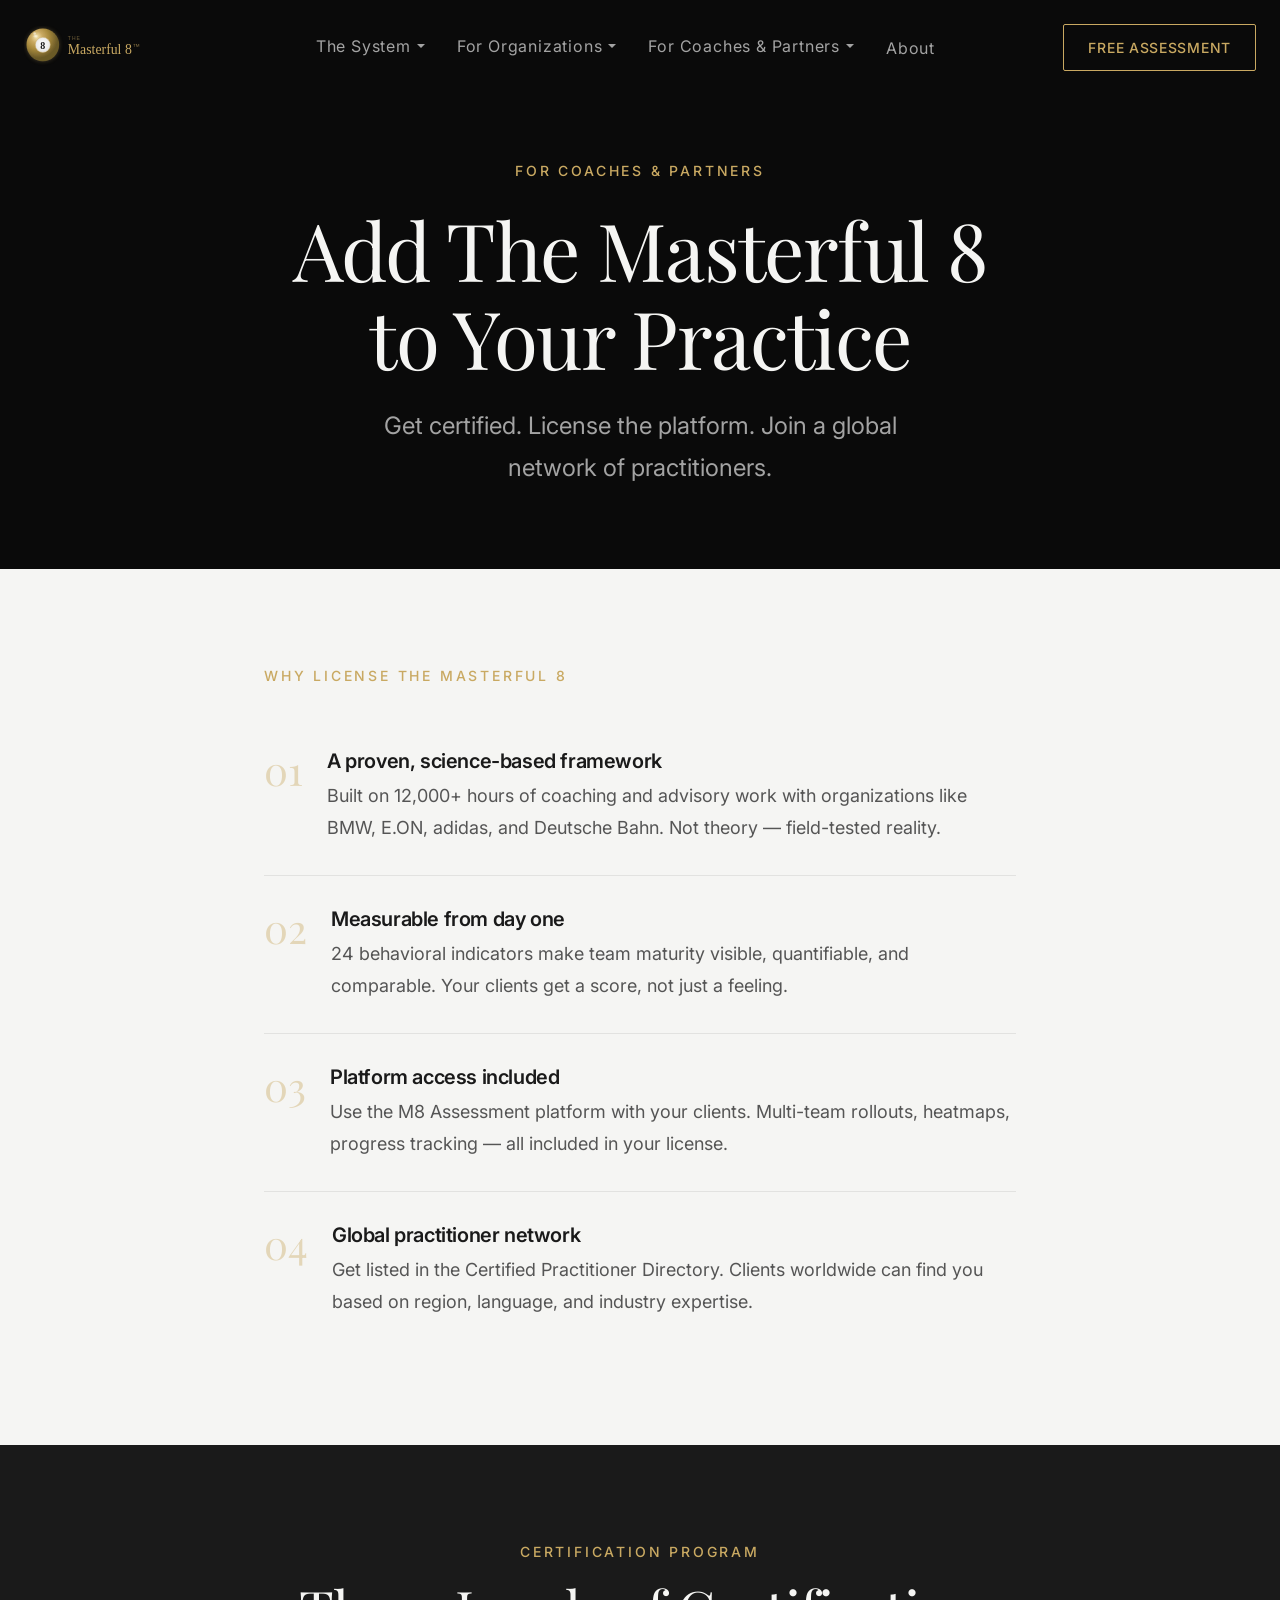
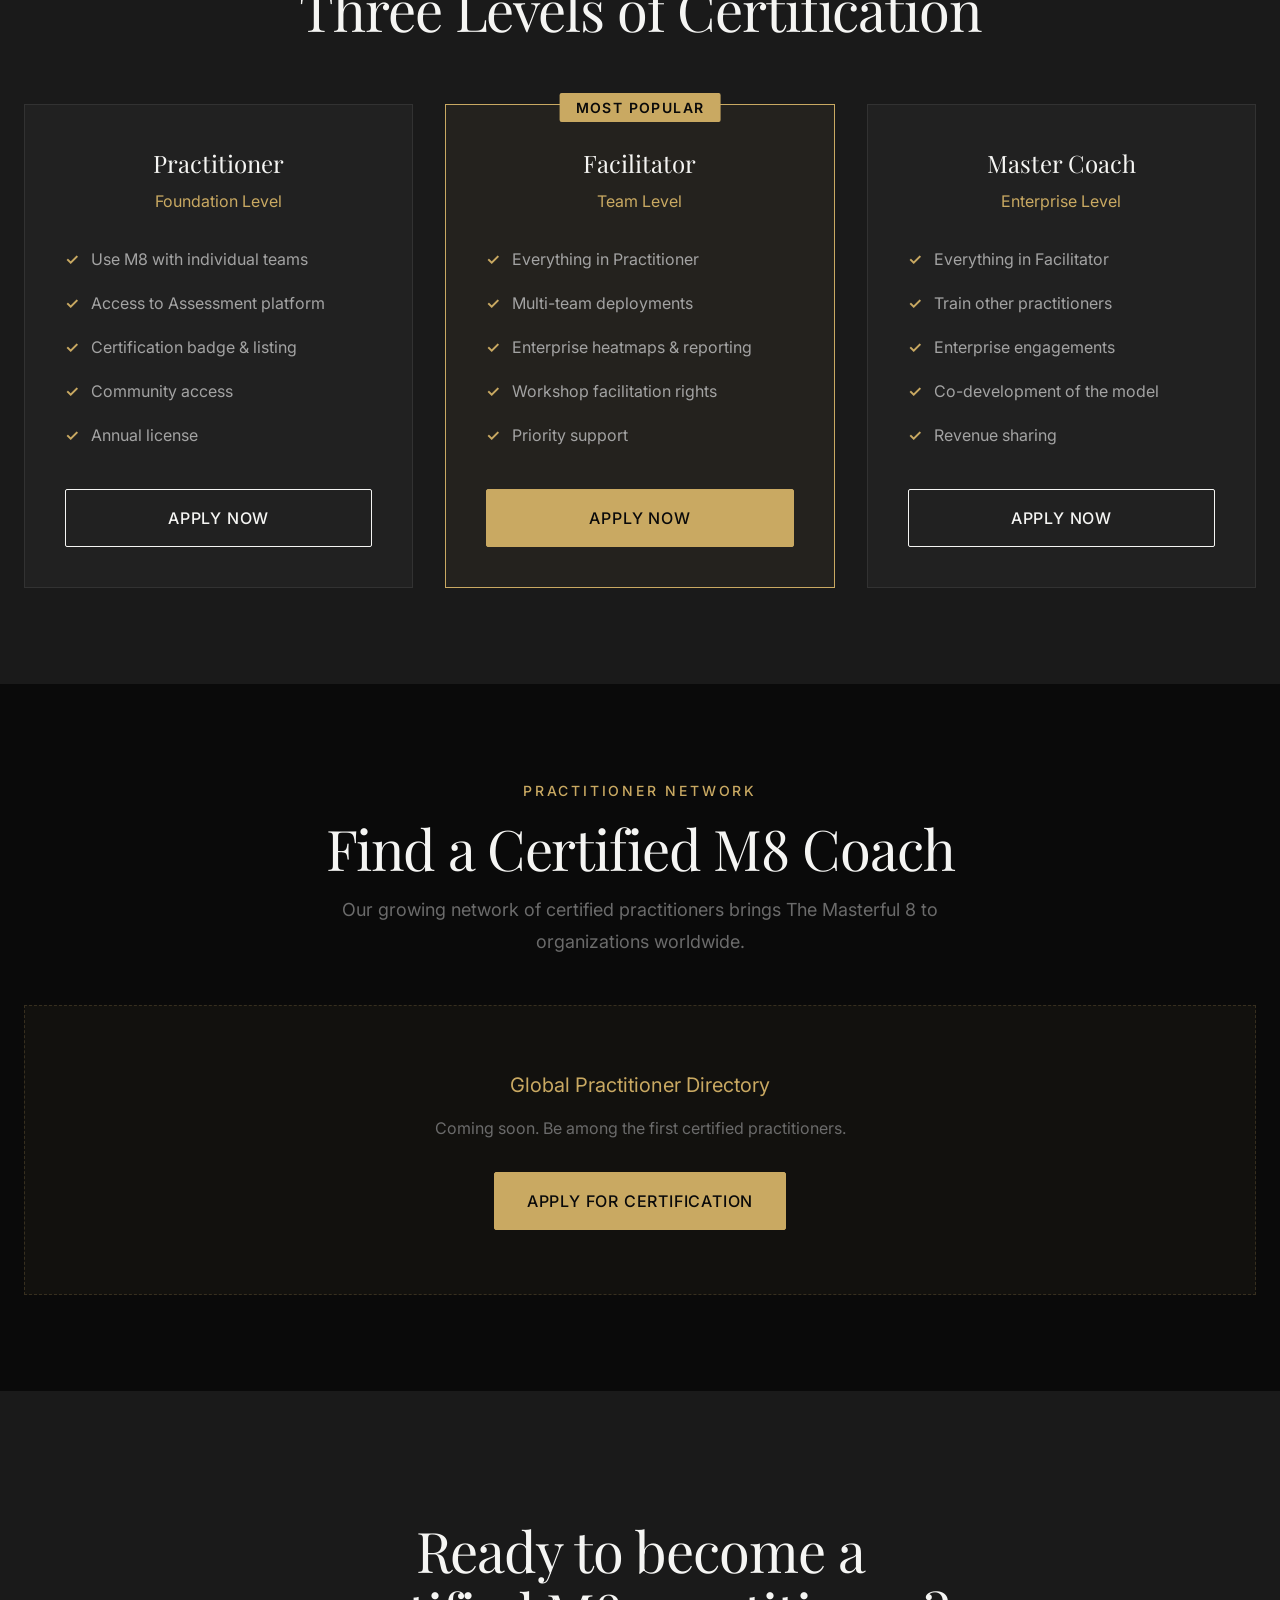
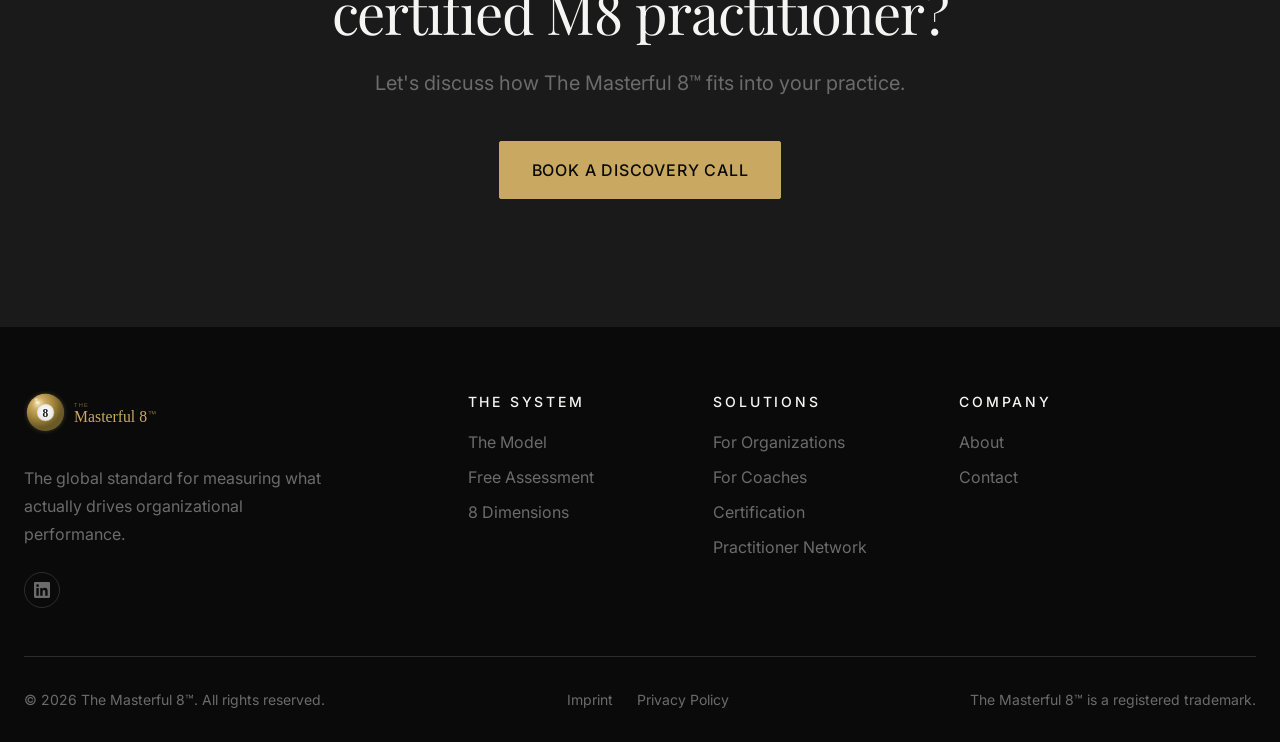
<file: pages/partners.html>
<!DOCTYPE html>
<html lang="en">
<head>
  <meta charset="UTF-8">
  <meta name="viewport" content="width=device-width, initial-scale=1.0">
  <meta name="robots" content="noindex, nofollow">
  <meta name="description" content="License The Masterful 8™ for your coaching or consulting practice. Get certified, access the platform, and join a global practitioner network.">
  <title>For Coaches &amp; Partners | The Masterful 8&#8482;</title>
  <meta property="og:type" content="website">
  <meta property="og:url" content="https://masterful8.com/pages/partners.html">
  <meta property="og:title" content="For Coaches &amp; Partners | The Masterful 8&#8482;">
  <meta property="og:description" content="License The Masterful 8™ for your practice. Get certified and join a global practitioner network.">
  <meta property="og:image" content="https://masterful8.com/images/og-default.png">
  <meta name="twitter:card" content="summary_large_image">
  <link rel="icon" type="image/svg+xml" href="../images/favicon.svg">
  <link rel="icon" type="image/png" sizes="32x32" href="../images/favicon-32x32.png">
  <link rel="icon" type="image/png" sizes="16x16" href="../images/favicon-16x16.png">
  <link rel="apple-touch-icon" sizes="180x180" href="../images/apple-touch-icon.png">
  <link rel="preconnect" href="https://fonts.googleapis.com">
  <link rel="preconnect" href="https://fonts.gstatic.com" crossorigin>
  <link href="https://fonts.googleapis.com/css2?family=Inter:wght@300;400;500;600&family=Playfair+Display:ital,wght@0,400;0,500;1,400&display=swap" rel="stylesheet">
  <link rel="stylesheet" href="../css/design-system.css">
  <link rel="stylesheet" href="../css/pages.css">
  <style>
    .tier-card {
      background: rgba(255,255,255,0.03);
      border: 1px solid rgba(255,255,255,0.08);
      padding: var(--space-10);
      text-align: center;
      transition: all var(--transition-base);
      position: relative;
    }
    .tier-card.featured {
      border-color: var(--color-gold);
      background: rgba(201,169,98,0.06);
    }
    .tier-card.featured::before {
      content: 'Most Popular';
      position: absolute; top: -12px; left: 50%; transform: translateX(-50%);
      background: var(--color-gold); color: var(--color-black);
      font-size: var(--text-xs); font-weight: 600; letter-spacing: 0.1em; text-transform: uppercase;
      padding: var(--space-1) var(--space-4); border-radius: 2px;
    }
    .tier-card:hover { border-color: rgba(201,169,98,0.4); }
    .tier-name {
      font-family: var(--font-serif); font-size: var(--text-xl);
      color: var(--color-off-white); margin-bottom: var(--space-2);
    }
    .tier-subtitle { font-size: var(--text-sm); color: var(--color-gold); margin-bottom: var(--space-6); }
    .tier-features { list-style: none; padding: 0; text-align: left; margin-bottom: var(--space-8); }
    .tier-features li {
      display: flex; align-items: flex-start; gap: var(--space-3);
      padding: var(--space-2) 0; font-size: var(--text-sm);
      color: var(--color-light-gray); line-height: var(--leading-relaxed);
    }
    .tier-features li::before { content: '\2713'; color: var(--color-gold); font-weight: 600; flex-shrink: 0; }
    .why-item {
      display: flex; gap: var(--space-6); align-items: flex-start;
      padding: var(--space-8) 0;
      border-bottom: 1px solid rgba(0,0,0,0.08);
    }
    .why-item:last-child { border-bottom: none; }
    .why-num {
      font-family: var(--font-serif); font-size: var(--text-3xl);
      color: var(--color-gold); line-height: 1; flex-shrink: 0; opacity: 0.4;
    }
    .why-content h4 {
      font-family: var(--font-sans); font-size: var(--text-lg); font-weight: 600;
      color: var(--color-charcoal); margin-bottom: var(--space-2);
    }
    .why-content p { font-size: var(--text-base); color: #555; line-height: var(--leading-relaxed); margin: 0; }
    .network-placeholder {
      background: rgba(201,169,98,0.04);
      border: 1px dashed rgba(201,169,98,0.2);
      padding: var(--space-16); text-align: center;
    }
    @media (max-width: 768px) {
      .why-item { flex-direction: column; gap: var(--space-3); }
    }
  </style>
</head>
<body>

  <!-- NAV -->
  <nav class="nav" id="nav">
    <div class="container"><div class="nav-inner">
      <a href="../index.html" class="nav-logo"><img src="../images/logo-compact-dark.svg" alt="The Masterful 8™" height="44"></a>
      <ul class="nav-links">
        <li class="nav-item">
          <a href="model.html" class="nav-link">The System</a>
          <div class="nav-dropdown"><div class="nav-dropdown-inner">
            <a href="model.html">The Model</a>
            <a href="model.html#dimensions">8 Dimensions</a>
            <a href="model.html#indicators">24 Behavioral Indicators</a>
            <a href="model.html#difference">What M8 Is &amp; Isn't</a>
            <div style="border-top:1px solid rgba(201,169,98,0.3);margin:6px 0;"></div>
            <a href="assessment.html" style="color:var(--color-gold);font-weight:500;">Free Self-Assessment</a>
          </div></div>
        </li>
        <li class="nav-item">
          <a href="enterprise.html" class="nav-link">For Organizations</a>
          <div class="nav-dropdown"><div class="nav-dropdown-inner">
            <a href="enterprise.html">Enterprise Solutions</a>
            <a href="enterprise.html#readiness">Excellence Readiness</a>
            <a href="enterprise.html#journeys">Performance Journeys</a>
            <a href="enterprise.html#cases">Case Studies</a>
          </div></div>
        </li>
        <li class="nav-item">
          <a href="partners.html" class="nav-link">For Coaches &amp; Partners</a>
          <div class="nav-dropdown"><div class="nav-dropdown-inner">
            <a href="partners.html">Why License M8</a>
            <a href="partners.html#certification">Certification Program</a>
            <a href="partners.html#network">Practitioner Network</a>
          </div></div>
        </li>
        <li><a href="about.html" class="nav-link">About</a></li>
      </ul>
      <div style="display:flex;align-items:center;gap:var(--space-4);"><a href="assessment.html" class="btn nav-cta">Free Assessment</a></div>
      <button class="nav-mobile-toggle" aria-label="Open Menu"><span></span></button>
    </div></div>
  </nav>
  <div class="nav-mobile-menu">
    <ul class="nav-links">
      <li class="nav-item">
        <a href="model.html" class="nav-link">The System</a>
        <button class="nav-dropdown-toggle" aria-label="Toggle submenu"></button>
        <div class="nav-dropdown"><div class="nav-dropdown-inner">
          <a href="model.html">The Model</a>
          <a href="model.html#dimensions">8 Dimensions</a>
          <a href="model.html#indicators">24 Behavioral Indicators</a>
          <a href="assessment.html">Free Self-Assessment</a>
        </div></div>
      </li>
      <li class="nav-item">
        <a href="enterprise.html" class="nav-link">For Organizations</a>
        <button class="nav-dropdown-toggle" aria-label="Toggle submenu"></button>
        <div class="nav-dropdown"><div class="nav-dropdown-inner">
          <a href="enterprise.html">Enterprise Solutions</a>
          <a href="enterprise.html#readiness">Excellence Readiness</a>
          <a href="enterprise.html#journeys">Performance Journeys</a>
        </div></div>
      </li>
      <li class="nav-item">
        <a href="partners.html" class="nav-link">For Coaches &amp; Partners</a>
        <button class="nav-dropdown-toggle" aria-label="Toggle submenu"></button>
        <div class="nav-dropdown"><div class="nav-dropdown-inner">
          <a href="partners.html">Why License M8</a>
          <a href="partners.html#certification">Certification</a>
          <a href="partners.html#network">Practitioner Network</a>
        </div></div>
      </li>
      <li><a href="about.html" class="nav-link">About</a></li>
    </ul>
    <a href="assessment.html" class="btn nav-cta" style="margin-top:var(--space-6);">Free Assessment</a>
  </div>

  <!-- HEADER -->
  <div class="page-header bg-dark">
    <div class="container">
      <p class="label">For Coaches &amp; Partners</p>
      <h1 style="margin-top:var(--space-4);">Add The Masterful 8<br>to Your Practice</h1>
      <p class="text-lead" style="margin-top:var(--space-4);">Get certified. License the platform. Join a global network of practitioners.</p>
    </div>
  </div>

  <!-- WHY LICENSE -->
  <section class="section bg-off-white">
    <div class="container" style="max-width:800px;">
      <p class="label" style="margin-bottom:var(--space-8);">Why License The Masterful 8</p>

      <div class="why-item">
        <div class="why-num">01</div>
        <div class="why-content">
          <h4>A proven, science-based framework</h4>
          <p>Built on 12,000+ hours of coaching and advisory work with organizations like BMW, E.ON, adidas, and Deutsche Bahn. Not theory &mdash; field-tested reality.</p>
        </div>
      </div>
      <div class="why-item">
        <div class="why-num">02</div>
        <div class="why-content">
          <h4>Measurable from day one</h4>
          <p>24 behavioral indicators make team maturity visible, quantifiable, and comparable. Your clients get a score, not just a feeling.</p>
        </div>
      </div>
      <div class="why-item">
        <div class="why-num">03</div>
        <div class="why-content">
          <h4>Platform access included</h4>
          <p>Use the M8 Assessment platform with your clients. Multi-team rollouts, heatmaps, progress tracking &mdash; all included in your license.</p>
        </div>
      </div>
      <div class="why-item">
        <div class="why-num">04</div>
        <div class="why-content">
          <h4>Global practitioner network</h4>
          <p>Get listed in the Certified Practitioner Directory. Clients worldwide can find you based on region, language, and industry expertise.</p>
        </div>
      </div>
    </div>
  </section>

  <!-- CERTIFICATION TIERS -->
  <section class="section bg-charcoal" id="certification">
    <div class="container">
      <div class="text-center" style="margin-bottom:var(--space-16);">
        <p class="label">Certification Program</p>
        <h2 style="margin-top:var(--space-4);color:var(--color-off-white);">Three Levels of Certification</h2>
      </div>

      <div class="grid grid-3">
        <div class="tier-card">
          <div class="tier-name">Practitioner</div>
          <div class="tier-subtitle">Foundation Level</div>
          <ul class="tier-features">
            <li>Use M8 with individual teams</li>
            <li>Access to Assessment platform</li>
            <li>Certification badge &amp; listing</li>
            <li>Community access</li>
            <li>Annual license</li>
          </ul>
          <a href="contact.html" class="btn btn-secondary" style="width:100%;">Apply Now</a>
        </div>

        <div class="tier-card featured">
          <div class="tier-name">Facilitator</div>
          <div class="tier-subtitle">Team Level</div>
          <ul class="tier-features">
            <li>Everything in Practitioner</li>
            <li>Multi-team deployments</li>
            <li>Enterprise heatmaps &amp; reporting</li>
            <li>Workshop facilitation rights</li>
            <li>Priority support</li>
          </ul>
          <a href="contact.html" class="btn btn-primary" style="width:100%;">Apply Now</a>
        </div>

        <div class="tier-card">
          <div class="tier-name">Master Coach</div>
          <div class="tier-subtitle">Enterprise Level</div>
          <ul class="tier-features">
            <li>Everything in Facilitator</li>
            <li>Train other practitioners</li>
            <li>Enterprise engagements</li>
            <li>Co-development of the model</li>
            <li>Revenue sharing</li>
          </ul>
          <a href="contact.html" class="btn btn-secondary" style="width:100%;">Apply Now</a>
        </div>
      </div>
    </div>
  </section>

  <!-- PRACTITIONER NETWORK -->
  <section class="section bg-dark" id="network">
    <div class="container">
      <div class="text-center" style="margin-bottom:var(--space-12);">
        <p class="label">Practitioner Network</p>
        <h2 style="margin-top:var(--space-4);color:var(--color-off-white);">Find a Certified M8 Coach</h2>
        <p style="color:var(--color-gray);margin-top:var(--space-4);max-width:600px;margin-left:auto;margin-right:auto;line-height:var(--leading-relaxed);">
          Our growing network of certified practitioners brings The Masterful 8 to organizations worldwide.
        </p>
      </div>
      <div class="network-placeholder">
        <p style="color:var(--color-gold);font-size:var(--text-lg);margin-bottom:var(--space-4);">Global Practitioner Directory</p>
        <p style="color:var(--color-gray);font-size:var(--text-sm);">Coming soon. Be among the first certified practitioners.</p>
        <a href="contact.html" class="btn btn-primary" style="margin-top:var(--space-8);">Apply for Certification</a>
      </div>
    </div>
  </section>

  <!-- CTA -->
  <section class="section-lg bg-charcoal">
    <div class="container text-center" style="max-width:700px;">
      <h2 style="color:var(--color-off-white);margin-bottom:var(--space-6);">Ready to become a certified M8 practitioner?</h2>
      <p style="color:var(--color-gray);margin-bottom:var(--space-10);font-size:var(--text-lg);line-height:var(--leading-relaxed);">
        Let's discuss how The Masterful 8&#8482; fits into your practice.
      </p>
      <a href="https://executive-leadership-coach.com/booking" target="_blank" rel="noopener" class="btn btn-primary">Book a Discovery Call</a>
    </div>
  </section>

  <!-- FOOTER -->
  <footer class="footer">
    <div class="container">
      <div class="footer-grid">
        <div class="footer-brand">
          <a href="../index.html"><img src="../images/logo-compact-dark.svg" alt="The Masterful 8™" height="50"></a>
          <p style="margin-top:var(--space-4);">The global standard for measuring what actually drives organizational performance.</p>
          <div class="footer-social" style="margin-top:var(--space-6);">
            <a href="https://www.linkedin.com/company/masterful8/" target="_blank" rel="noopener" aria-label="LinkedIn">
              <svg viewBox="0 0 24 24" xmlns="http://www.w3.org/2000/svg"><path d="M20.447 20.452h-3.554v-5.569c0-1.328-.027-3.037-1.852-3.037-1.853 0-2.136 1.445-2.136 2.939v5.667H9.351V9h3.414v1.561h.046c.477-.9 1.637-1.85 3.37-1.85 3.601 0 4.267 2.37 4.267 5.455v6.286zM5.337 7.433a2.062 2.062 0 01-2.063-2.065 2.064 2.064 0 112.063 2.065zm1.782 13.019H3.555V9h3.564v11.452zM22.225 0H1.771C.792 0 0 .774 0 1.729v20.542C0 23.227.792 24 1.771 24h20.451C23.2 24 24 23.227 24 22.271V1.729C24 .774 23.2 0 22.222 0h.003z"/></svg>
            </a>
          </div>
        </div>
        <div>
          <p class="footer-heading">The System</p>
          <ul class="footer-links"><li><a href="model.html">The Model</a></li><li><a href="assessment.html">Free Assessment</a></li><li><a href="model.html#dimensions">8 Dimensions</a></li></ul>
        </div>
        <div>
          <p class="footer-heading">Solutions</p>
          <ul class="footer-links"><li><a href="enterprise.html">For Organizations</a></li><li><a href="partners.html">For Coaches</a></li><li><a href="partners.html#certification">Certification</a></li><li><a href="partners.html#network">Practitioner Network</a></li></ul>
        </div>
        <div>
          <p class="footer-heading">Company</p>
          <ul class="footer-links"><li><a href="about.html">About</a></li><li><a href="contact.html">Contact</a></li></ul>
        </div>
      </div>
      <div class="footer-bottom">
        <p>&copy; 2026 The Masterful 8&#8482;. All rights reserved.</p>
        <div class="footer-legal"><a href="imprint.html">Imprint</a><a href="privacy.html">Privacy Policy</a></div>
        <p style="font-size:var(--text-xs);color:var(--color-gray);">The Masterful 8&#8482; is a registered trademark.</p>
      </div>
    </div>
  </footer>

  <script>
    const nav=document.getElementById('nav');window.addEventListener('scroll',()=>{nav.classList.toggle('scrolled',window.scrollY>50);});
    const mt=document.querySelector('.nav-mobile-toggle'),mm=document.querySelector('.nav-mobile-menu');
    mt.addEventListener('click',()=>{mt.classList.toggle('open');mm.classList.toggle('open');document.body.classList.toggle('menu-open');});
    document.querySelectorAll('.nav-mobile-menu .nav-dropdown-toggle').forEach(b=>{b.addEventListener('click',e=>{e.preventDefault();b.closest('.nav-item').classList.toggle('open');});});
  </script>
</body>
</html>
</file>
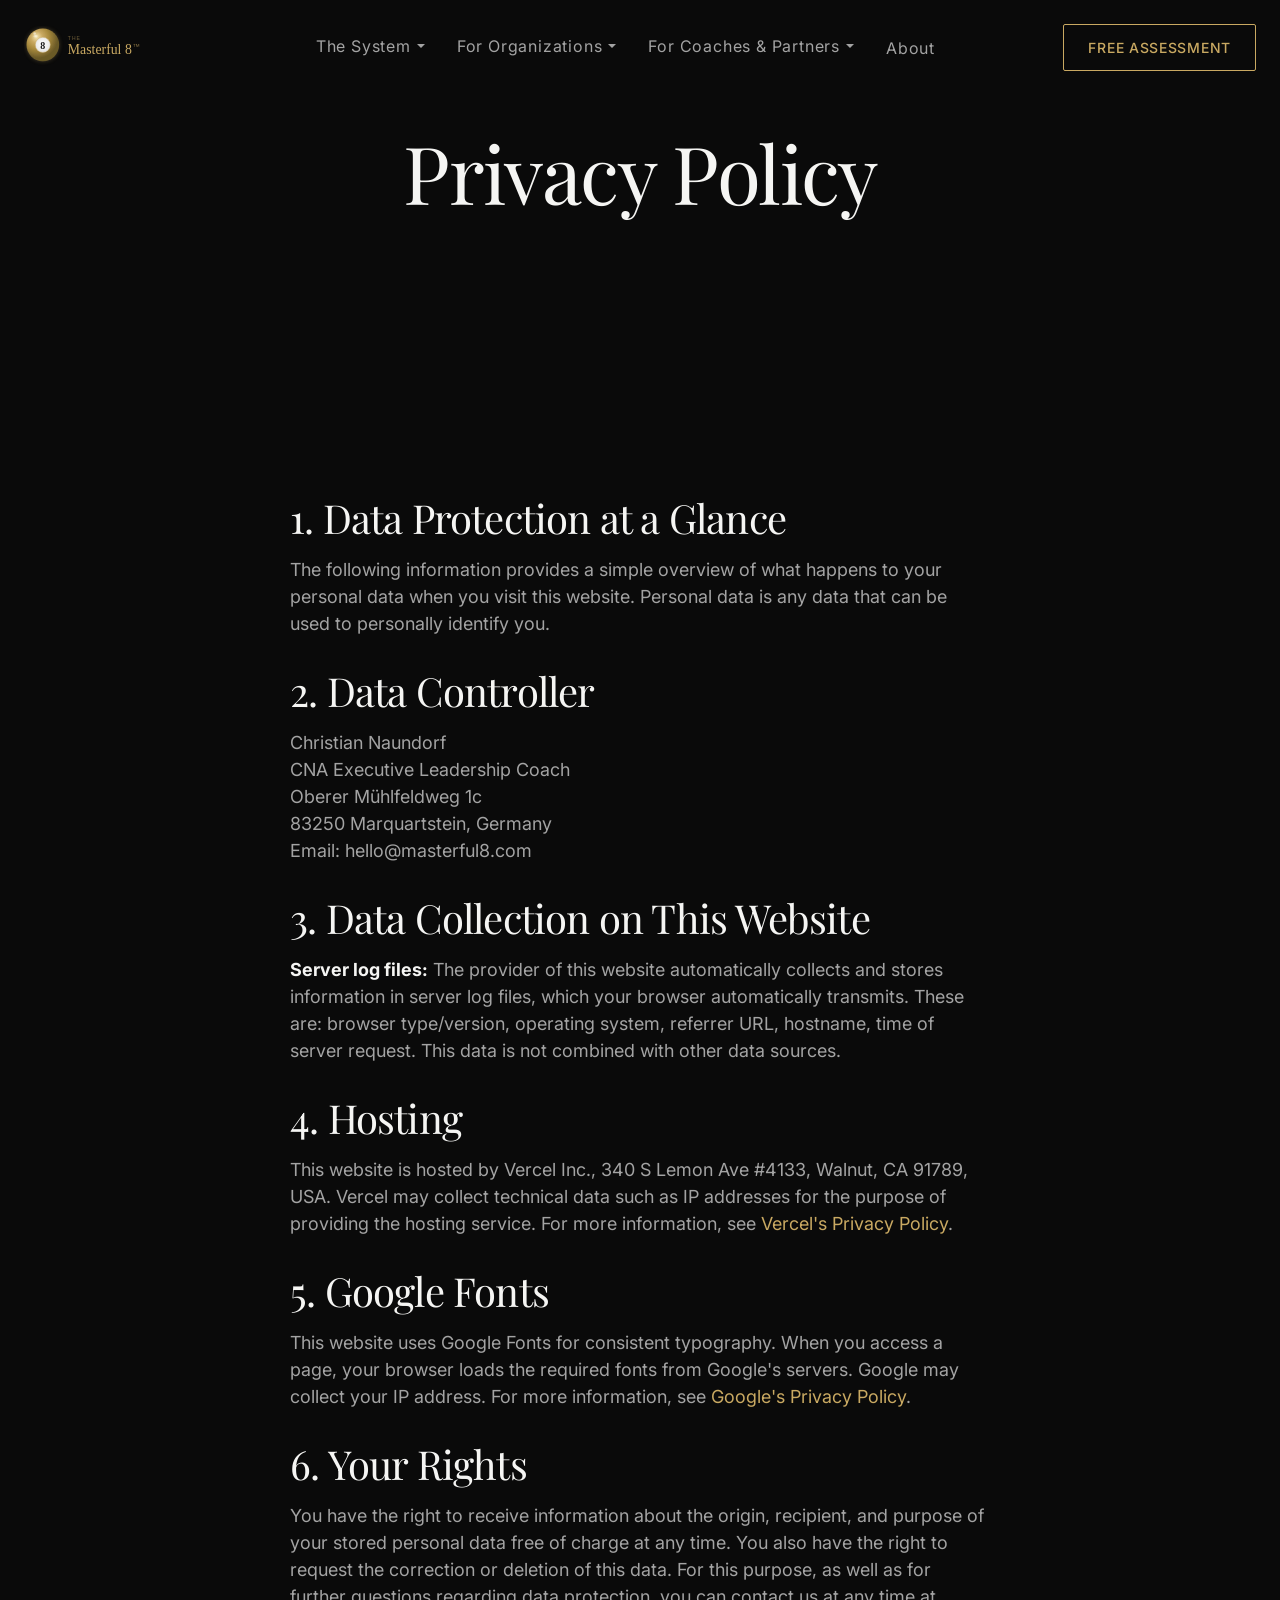
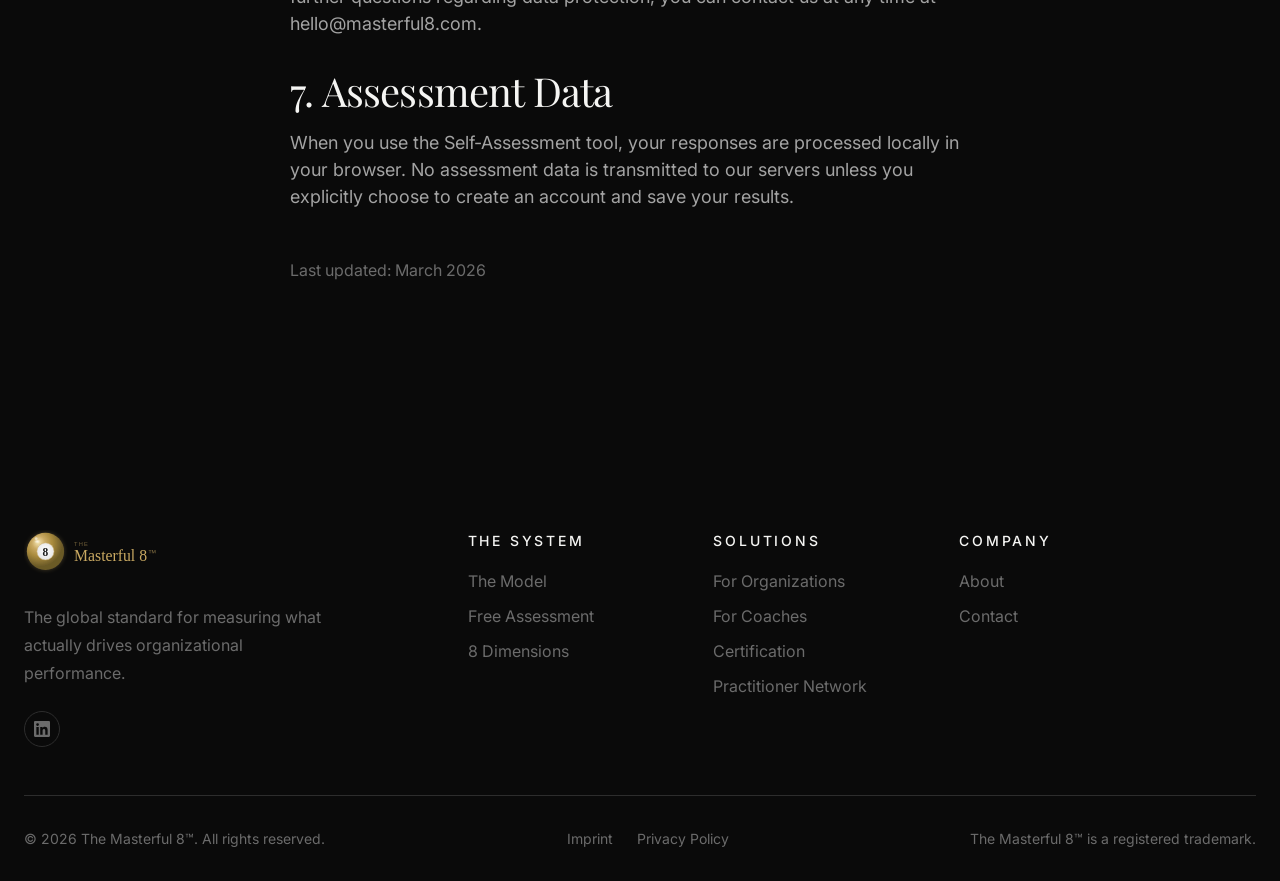
<file: pages/privacy.html>
<!DOCTYPE html>
<html lang="en">
<head>
  <meta charset="UTF-8">
  <meta name="viewport" content="width=device-width, initial-scale=1.0">
  <meta name="robots" content="noindex">
  <title>Privacy Policy | The Masterful 8&#8482;</title>
  <link rel="icon" type="image/svg+xml" href="../images/favicon.svg">
  <link rel="icon" type="image/png" sizes="32x32" href="../images/favicon-32x32.png">
  <link rel="icon" type="image/png" sizes="16x16" href="../images/favicon-16x16.png">
  <link rel="apple-touch-icon" sizes="180x180" href="../images/apple-touch-icon.png">
  <link rel="preconnect" href="https://fonts.googleapis.com">
  <link rel="preconnect" href="https://fonts.gstatic.com" crossorigin>
  <link href="https://fonts.googleapis.com/css2?family=Inter:wght@300;400;500;600&family=Playfair+Display:ital,wght@0,400;0,500;1,400&display=swap" rel="stylesheet">
  <link rel="stylesheet" href="../css/design-system.css">
  <link rel="stylesheet" href="../css/pages.css">
</head>
<body>

  <!-- NAV -->
  <nav class="nav" id="nav">
    <div class="container"><div class="nav-inner">
      <a href="../index.html" class="nav-logo"><img src="../images/logo-compact-dark.svg" alt="The Masterful 8™" height="44"></a>
      <ul class="nav-links">
        <li class="nav-item">
          <a href="model.html" class="nav-link">The System</a>
          <div class="nav-dropdown"><div class="nav-dropdown-inner">
            <a href="model.html">The Model</a>
            <a href="model.html#dimensions">8 Dimensions</a>
            <a href="model.html#indicators">24 Behavioral Indicators</a>
            <a href="model.html#difference">What M8 Is &amp; Isn't</a>
            <div style="border-top:1px solid rgba(201,169,98,0.3);margin:6px 0;"></div>
            <a href="assessment.html" style="color:var(--color-gold);font-weight:500;">Free Self-Assessment</a>
          </div></div>
        </li>
        <li class="nav-item">
          <a href="enterprise.html" class="nav-link">For Organizations</a>
          <div class="nav-dropdown"><div class="nav-dropdown-inner">
            <a href="enterprise.html">Enterprise Solutions</a>
            <a href="enterprise.html#readiness">Excellence Readiness</a>
            <a href="enterprise.html#journeys">Performance Journeys</a>
            <a href="enterprise.html#cases">Case Studies</a>
          </div></div>
        </li>
        <li class="nav-item">
          <a href="partners.html" class="nav-link">For Coaches &amp; Partners</a>
          <div class="nav-dropdown"><div class="nav-dropdown-inner">
            <a href="partners.html">Why License M8</a>
            <a href="partners.html#certification">Certification Program</a>
            <a href="partners.html#network">Practitioner Network</a>
          </div></div>
        </li>
        <li><a href="about.html" class="nav-link">About</a></li>
      </ul>
      <div style="display:flex;align-items:center;gap:var(--space-4);"><a href="assessment.html" class="btn nav-cta">Free Assessment</a></div>
      <button class="nav-mobile-toggle" aria-label="Open Menu"><span></span></button>
    </div></div>
  </nav>
  <div class="nav-mobile-menu">
    <ul class="nav-links">
      <li class="nav-item">
        <a href="model.html" class="nav-link">The System</a>
        <button class="nav-dropdown-toggle" aria-label="Toggle submenu"></button>
        <div class="nav-dropdown"><div class="nav-dropdown-inner">
          <a href="model.html">The Model</a>
          <a href="model.html#dimensions">8 Dimensions</a>
          <a href="model.html#indicators">24 Behavioral Indicators</a>
          <a href="assessment.html">Free Self-Assessment</a>
        </div></div>
      </li>
      <li class="nav-item">
        <a href="enterprise.html" class="nav-link">For Organizations</a>
        <button class="nav-dropdown-toggle" aria-label="Toggle submenu"></button>
        <div class="nav-dropdown"><div class="nav-dropdown-inner">
          <a href="enterprise.html">Enterprise Solutions</a>
          <a href="enterprise.html#readiness">Excellence Readiness</a>
          <a href="enterprise.html#journeys">Performance Journeys</a>
        </div></div>
      </li>
      <li class="nav-item">
        <a href="partners.html" class="nav-link">For Coaches &amp; Partners</a>
        <button class="nav-dropdown-toggle" aria-label="Toggle submenu"></button>
        <div class="nav-dropdown"><div class="nav-dropdown-inner">
          <a href="partners.html">Why License M8</a>
          <a href="partners.html#certification">Certification</a>
          <a href="partners.html#network">Practitioner Network</a>
        </div></div>
      </li>
      <li><a href="about.html" class="nav-link">About</a></li>
    </ul>
    <a href="assessment.html" class="btn nav-cta" style="margin-top:var(--space-6);">Free Assessment</a>
  </div>

  <!-- HEADER -->
  <div class="page-header bg-dark" style="padding:var(--space-32) 0 var(--space-12);">
    <div class="container"><h1>Privacy Policy</h1></div>
  </div>

  <!-- CONTENT -->
  <section class="section bg-dark">
    <div class="container content-section" style="max-width:700px;color:var(--color-light-gray);">
      <h3 style="color:var(--color-off-white);margin-bottom:var(--space-4);">1. Data Protection at a Glance</h3>
      <p>The following information provides a simple overview of what happens to your personal data when you visit this website. Personal data is any data that can be used to personally identify you.</p>

      <h3 style="color:var(--color-off-white);margin-top:var(--space-8);margin-bottom:var(--space-4);">2. Data Controller</h3>
      <p>Christian Naundorf<br>CNA Executive Leadership Coach<br>Oberer M&uuml;hlfeldweg 1c<br>83250 Marquartstein, Germany<br>Email: hello@masterful8.com</p>

      <h3 style="color:var(--color-off-white);margin-top:var(--space-8);margin-bottom:var(--space-4);">3. Data Collection on This Website</h3>
      <p><strong style="color:var(--color-off-white);">Server log files:</strong> The provider of this website automatically collects and stores information in server log files, which your browser automatically transmits. These are: browser type/version, operating system, referrer URL, hostname, time of server request. This data is not combined with other data sources.</p>

      <h3 style="color:var(--color-off-white);margin-top:var(--space-8);margin-bottom:var(--space-4);">4. Hosting</h3>
      <p>This website is hosted by Vercel Inc., 340 S Lemon Ave #4133, Walnut, CA 91789, USA. Vercel may collect technical data such as IP addresses for the purpose of providing the hosting service. For more information, see <a href="https://vercel.com/legal/privacy-policy" target="_blank" rel="noopener" style="color:var(--color-gold);">Vercel's Privacy Policy</a>.</p>

      <h3 style="color:var(--color-off-white);margin-top:var(--space-8);margin-bottom:var(--space-4);">5. Google Fonts</h3>
      <p>This website uses Google Fonts for consistent typography. When you access a page, your browser loads the required fonts from Google's servers. Google may collect your IP address. For more information, see <a href="https://policies.google.com/privacy" target="_blank" rel="noopener" style="color:var(--color-gold);">Google's Privacy Policy</a>.</p>

      <h3 style="color:var(--color-off-white);margin-top:var(--space-8);margin-bottom:var(--space-4);">6. Your Rights</h3>
      <p>You have the right to receive information about the origin, recipient, and purpose of your stored personal data free of charge at any time. You also have the right to request the correction or deletion of this data. For this purpose, as well as for further questions regarding data protection, you can contact us at any time at hello@masterful8.com.</p>

      <h3 style="color:var(--color-off-white);margin-top:var(--space-8);margin-bottom:var(--space-4);">7. Assessment Data</h3>
      <p>When you use the Self-Assessment tool, your responses are processed locally in your browser. No assessment data is transmitted to our servers unless you explicitly choose to create an account and save your results.</p>

      <p style="margin-top:var(--space-12);font-size:var(--text-sm);color:var(--color-gray);">Last updated: March 2026</p>
    </div>
  </section>

  <!-- FOOTER -->
  <footer class="footer">
    <div class="container">
      <div class="footer-grid">
        <div class="footer-brand">
          <a href="../index.html"><img src="../images/logo-compact-dark.svg" alt="The Masterful 8™" height="50"></a>
          <p style="margin-top:var(--space-4);">The global standard for measuring what actually drives organizational performance.</p>
          <div class="footer-social" style="margin-top:var(--space-6);">
            <a href="https://www.linkedin.com/company/masterful8/" target="_blank" rel="noopener" aria-label="LinkedIn">
              <svg viewBox="0 0 24 24" xmlns="http://www.w3.org/2000/svg"><path d="M20.447 20.452h-3.554v-5.569c0-1.328-.027-3.037-1.852-3.037-1.853 0-2.136 1.445-2.136 2.939v5.667H9.351V9h3.414v1.561h.046c.477-.9 1.637-1.85 3.37-1.85 3.601 0 4.267 2.37 4.267 5.455v6.286zM5.337 7.433a2.062 2.062 0 01-2.063-2.065 2.064 2.064 0 112.063 2.065zm1.782 13.019H3.555V9h3.564v11.452zM22.225 0H1.771C.792 0 0 .774 0 1.729v20.542C0 23.227.792 24 1.771 24h20.451C23.2 24 24 23.227 24 22.271V1.729C24 .774 23.2 0 22.222 0h.003z"/></svg>
            </a>
          </div>
        </div>
        <div>
          <p class="footer-heading">The System</p>
          <ul class="footer-links"><li><a href="model.html">The Model</a></li><li><a href="assessment.html">Free Assessment</a></li><li><a href="model.html#dimensions">8 Dimensions</a></li></ul>
        </div>
        <div>
          <p class="footer-heading">Solutions</p>
          <ul class="footer-links"><li><a href="enterprise.html">For Organizations</a></li><li><a href="partners.html">For Coaches</a></li><li><a href="partners.html#certification">Certification</a></li><li><a href="partners.html#network">Practitioner Network</a></li></ul>
        </div>
        <div>
          <p class="footer-heading">Company</p>
          <ul class="footer-links"><li><a href="about.html">About</a></li><li><a href="contact.html">Contact</a></li></ul>
        </div>
      </div>
      <div class="footer-bottom">
        <p>&copy; 2026 The Masterful 8&#8482;. All rights reserved.</p>
        <div class="footer-legal"><a href="imprint.html">Imprint</a><a href="privacy.html">Privacy Policy</a></div>
        <p style="font-size:var(--text-xs);color:var(--color-gray);">The Masterful 8&#8482; is a registered trademark.</p>
      </div>
    </div>
  </footer>

  <script>
    const nav=document.getElementById('nav');window.addEventListener('scroll',()=>{nav.classList.toggle('scrolled',window.scrollY>50);});
    const mt=document.querySelector('.nav-mobile-toggle'),mm=document.querySelector('.nav-mobile-menu');
    mt.addEventListener('click',()=>{mt.classList.toggle('open');mm.classList.toggle('open');document.body.classList.toggle('menu-open');});
    document.querySelectorAll('.nav-mobile-menu .nav-dropdown-toggle').forEach(b=>{b.addEventListener('click',e=>{e.preventDefault();b.closest('.nav-item').classList.toggle('open');});});
  </script>
</body>
</html>
</file>
<file: css/design-system.css>
/* ============================================
   CHRISTIAN NAUNDORF - DESIGN SYSTEM
   Premium Executive Leadership Coach
   ============================================ */

/* --------------------------------------------
   CSS VARIABLES / DESIGN TOKENS
   -------------------------------------------- */
:root {
  /* Brand Colors - Dark, Premium, Imperial */
  --color-black: #0a0a0a;
  --color-charcoal: #1a1a1a;
  --color-dark-gray: #2d2d2d;
  --color-gray: #6b6b6b;
  --color-light-gray: #a3a3a3;
  --color-off-white: #f5f5f3;
  --color-white: #ffffff;

  /* Accent Colors */
  --color-gold: #c9a962;
  --color-gold-light: #d4bc7e;
  --color-gold-dark: #a68a4b;
  --color-deep-red: #8b2635;
  --color-deep-red-light: #a63344;

  /* Functional Colors */
  --color-success: #2d5a3d;
  --color-warning: #8b6914;
  --color-error: #8b2635;

  /* Typography - Premium Serif + Clean Sans */
  --font-serif: 'Playfair Display', 'Georgia', serif;
  --font-sans: 'Inter', 'Helvetica Neue', sans-serif;

  /* Font Sizes - Fluid Typography */
  --text-xs: clamp(0.75rem, 0.7rem + 0.25vw, 0.875rem);
  --text-sm: clamp(0.875rem, 0.8rem + 0.375vw, 1rem);
  --text-base: clamp(1rem, 0.9rem + 0.5vw, 1.125rem);
  --text-lg: clamp(1.125rem, 1rem + 0.625vw, 1.25rem);
  --text-xl: clamp(1.25rem, 1.1rem + 0.75vw, 1.5rem);
  --text-2xl: clamp(1.5rem, 1.25rem + 1.25vw, 2rem);
  --text-3xl: clamp(1.875rem, 1.5rem + 1.875vw, 2.5rem);
  --text-4xl: clamp(2.25rem, 1.75rem + 2.5vw, 3.5rem);
  --text-5xl: clamp(3rem, 2rem + 5vw, 5rem);

  /* Font Weights */
  --font-light: 300;
  --font-regular: 400;
  --font-medium: 500;
  --font-semibold: 600;
  --font-bold: 700;

  /* Line Heights */
  --leading-tight: 1.1;
  --leading-snug: 1.25;
  --leading-normal: 1.5;
  --leading-relaxed: 1.75;

  /* Letter Spacing */
  --tracking-tight: -0.02em;
  --tracking-normal: 0;
  --tracking-wide: 0.05em;
  --tracking-wider: 0.1em;
  --tracking-widest: 0.2em;

  /* Spacing Scale */
  --space-1: 0.25rem;
  --space-2: 0.5rem;
  --space-3: 0.75rem;
  --space-4: 1rem;
  --space-5: 1.25rem;
  --space-6: 1.5rem;
  --space-8: 2rem;
  --space-10: 2.5rem;
  --space-12: 3rem;
  --space-16: 4rem;
  --space-20: 5rem;
  --space-24: 6rem;
  --space-32: 8rem;
  --space-40: 10rem;

  /* Container Widths */
  --container-sm: 640px;
  --container-md: 768px;
  --container-lg: 1024px;
  --container-xl: 1280px;
  --container-text: 720px;

  /* Border Radius */
  --radius-sm: 2px;
  --radius-md: 4px;
  --radius-lg: 8px;

  /* Shadows */
  --shadow-sm: 0 1px 2px rgba(0, 0, 0, 0.1);
  --shadow-md: 0 4px 12px rgba(0, 0, 0, 0.15);
  --shadow-lg: 0 12px 40px rgba(0, 0, 0, 0.2);
  --shadow-gold: 0 4px 20px rgba(201, 169, 98, 0.3);

  /* Transitions */
  --transition-fast: 150ms ease;
  --transition-base: 300ms ease;
  --transition-slow: 500ms ease;

  /* Z-Index Scale */
  --z-base: 0;
  --z-elevated: 10;
  --z-sticky: 100;
  --z-overlay: 1000;
  --z-modal: 2000;
}

/* --------------------------------------------
   CSS RESET / BASE
   -------------------------------------------- */
*, *::before, *::after {
  box-sizing: border-box;
  margin: 0;
  padding: 0;
}

html {
  font-size: 16px;
  scroll-behavior: smooth;
  -webkit-font-smoothing: antialiased;
  -moz-osx-font-smoothing: grayscale;
}

body {
  font-family: var(--font-sans);
  font-size: var(--text-base);
  font-weight: var(--font-regular);
  line-height: var(--leading-normal);
  color: var(--color-charcoal);
  background-color: var(--color-white);
}

/* Dark sections */
.bg-dark {
  background-color: var(--color-black);
  color: var(--color-off-white);
}

.bg-charcoal {
  background-color: var(--color-charcoal);
  color: var(--color-off-white);
}

.bg-off-white {
  background-color: var(--color-off-white);
  color: var(--color-charcoal);
}

/* --------------------------------------------
   TYPOGRAPHY
   -------------------------------------------- */

/* Headings */
h1, h2, h3, h4, h5, h6 {
  font-family: var(--font-serif);
  font-weight: var(--font-regular);
  line-height: var(--leading-tight);
  letter-spacing: var(--tracking-tight);
}

h1 {
  font-size: var(--text-5xl);
}

h2 {
  font-size: var(--text-4xl);
}

h3 {
  font-size: var(--text-3xl);
}

h4 {
  font-size: var(--text-2xl);
}

h5 {
  font-size: var(--text-xl);
}

h6 {
  font-size: var(--text-lg);
}

/* Display text - for hero statements */
.display-xl {
  font-family: var(--font-serif);
  font-size: var(--text-5xl);
  font-weight: var(--font-regular);
  line-height: var(--leading-tight);
  letter-spacing: var(--tracking-tight);
}

.display-quote {
  font-family: var(--font-serif);
  font-size: var(--text-3xl);
  font-weight: var(--font-light);
  font-style: italic;
  line-height: var(--leading-snug);
}

/* Body text */
.text-lead {
  font-size: var(--text-xl);
  line-height: var(--leading-relaxed);
  color: var(--color-gray);
}

.text-body {
  font-size: var(--text-base);
  line-height: var(--leading-normal);
}

.text-small {
  font-size: var(--text-sm);
  line-height: var(--leading-normal);
}

/* Labels and captions */
.label {
  font-family: var(--font-sans);
  font-size: var(--text-xs);
  font-weight: var(--font-medium);
  letter-spacing: var(--tracking-widest);
  text-transform: uppercase;
  color: var(--color-gold);
}

.caption {
  font-size: var(--text-sm);
  color: var(--color-gray);
}

/* Links */
a {
  color: inherit;
  text-decoration: none;
  transition: color var(--transition-fast);
}

a:hover {
  color: var(--color-gold);
}

/* Text colors */
.text-gold { color: var(--color-gold); }
.text-gray { color: var(--color-gray); }
.text-light { color: var(--color-light-gray); }

/* --------------------------------------------
   LAYOUT
   -------------------------------------------- */

.container {
  width: 100%;
  max-width: var(--container-xl);
  margin-left: auto;
  margin-right: auto;
  padding-left: var(--space-6);
  padding-right: var(--space-6);
}

.container-text {
  max-width: var(--container-text);
  margin-left: auto;
  margin-right: auto;
}

.section {
  padding-top: var(--space-24);
  padding-bottom: var(--space-24);
}

.section-lg {
  padding-top: var(--space-32);
  padding-bottom: var(--space-32);
}

/* Grid */
.grid {
  display: grid;
  gap: var(--space-8);
}

.grid-2 {
  grid-template-columns: repeat(2, 1fr);
}

.grid-3 {
  grid-template-columns: repeat(3, 1fr);
}

.grid-4 {
  grid-template-columns: repeat(4, 1fr);
}

@media (max-width: 968px) {
  .grid-4 {
    grid-template-columns: repeat(2, 1fr);
  }
}

@media (max-width: 768px) {
  .grid-2, .grid-3 {
    grid-template-columns: 1fr;
  }
}

@media (max-width: 480px) {
  .grid-4 {
    grid-template-columns: repeat(2, 1fr);
  }
}

/* Flexbox utilities */
.flex {
  display: flex;
}

.flex-col {
  flex-direction: column;
}

.items-center {
  align-items: center;
}

.justify-center {
  justify-content: center;
}

.justify-between {
  justify-content: space-between;
}

.gap-4 { gap: var(--space-4); }
.gap-6 { gap: var(--space-6); }
.gap-8 { gap: var(--space-8); }

/* --------------------------------------------
   COMPONENTS
   -------------------------------------------- */

/* Buttons */
.btn {
  display: inline-flex;
  align-items: center;
  justify-content: center;
  gap: var(--space-2);
  padding: var(--space-4) var(--space-8);
  font-family: var(--font-sans);
  font-size: var(--text-sm);
  font-weight: var(--font-medium);
  letter-spacing: var(--tracking-wide);
  text-transform: uppercase;
  text-decoration: none;
  border: 1px solid transparent;
  border-radius: var(--radius-sm);
  cursor: pointer;
  transition: all var(--transition-base);
}

.btn-primary {
  position: relative;
  background-color: var(--color-gold);
  color: var(--color-black);
  border-color: var(--color-gold);
  overflow: hidden;
  z-index: 1;
}

.btn-primary::before {
  content: '';
  position: absolute;
  top: 0;
  left: 0;
  width: 100%;
  height: 100%;
  background-color: var(--color-gold-dark);
  transform: scaleX(0);
  transform-origin: left;
  transition: transform 0.5s cubic-bezier(0.25, 0.46, 0.45, 0.94);
  z-index: -1;
}

.btn-primary:hover {
  border-color: var(--color-gold-dark);
  color: var(--color-black);
  box-shadow: var(--shadow-gold);
}

.btn-primary:hover::before {
  transform: scaleX(1);
}

.btn-secondary {
  background-color: transparent;
  color: var(--color-off-white);
  border-color: var(--color-off-white);
}

.btn-secondary:hover {
  background-color: var(--color-off-white);
  color: var(--color-black);
}

.btn-ghost {
  background-color: transparent;
  color: var(--color-gold);
  border-color: transparent;
  padding-left: 0;
  padding-right: 0;
}

.btn-ghost:hover {
  color: var(--color-gold-light);
}

.btn-ghost::after {
  content: ' \2192';
  transition: transform var(--transition-fast);
}

.btn-ghost:hover::after {
  transform: translateX(4px);
}

/* Cards */
.card {
  background-color: var(--color-white);
  border: 1px solid rgba(0, 0, 0, 0.08);
  padding: var(--space-8);
}

.card-dark {
  background-color: var(--color-dark-gray);
  border: 1px solid rgba(255, 255, 255, 0.1);
  color: var(--color-off-white);
}

/* Dividers */
.divider {
  width: 60px;
  height: 1px;
  background-color: var(--color-gold);
  margin: var(--space-6) 0;
}

.divider-center {
  margin-left: auto;
  margin-right: auto;
}

/* Quote block */
.quote-block {
  position: relative;
  padding-left: var(--space-8);
  border-left: 2px solid var(--color-gold);
}

.quote-block p {
  font-family: var(--font-serif);
  font-size: var(--text-xl);
  font-style: italic;
  line-height: var(--leading-relaxed);
}

/* Stats */
.stat {
  text-align: center;
}

.stat-number {
  font-family: var(--font-serif);
  font-size: var(--text-4xl);
  font-weight: var(--font-regular);
  color: var(--color-gold);
  line-height: 1;
  white-space: nowrap;
}

.stat-label {
  font-size: var(--text-sm);
  color: var(--color-gray);
  margin-top: var(--space-2);
}

/* Form elements */
.input {
  width: 100%;
  padding: var(--space-4);
  font-family: var(--font-sans);
  font-size: var(--text-base);
  color: var(--color-charcoal);
  background-color: var(--color-white);
  border: 1px solid var(--color-light-gray);
  border-radius: var(--radius-sm);
  transition: border-color var(--transition-fast);
}

.input:focus {
  outline: none;
  border-color: var(--color-gold);
}

.input-dark {
  background-color: var(--color-dark-gray);
  border-color: var(--color-gray);
  color: var(--color-off-white);
}

.input-dark::placeholder {
  color: var(--color-gray);
}

/* --------------------------------------------
   NAVIGATION
   -------------------------------------------- */

.nav {
  position: fixed;
  top: 0;
  left: 0;
  right: 0;
  z-index: var(--z-sticky);
  padding: var(--space-6) 0;
  transition: all var(--transition-base);
}

.nav.scrolled {
  background-color: rgba(10, 10, 10, 0.95);
  backdrop-filter: blur(10px);
  padding: var(--space-4) 0;
}

.nav-inner {
  display: flex;
  align-items: center;
  justify-content: space-between;
}

.nav-logo {
  display: flex;
  flex-direction: column;
  text-decoration: none;
  line-height: 1.2;
}

.nav-logo-name {
  font-family: var(--font-sans);
  font-size: var(--text-sm);
  font-weight: var(--font-semibold);
  letter-spacing: var(--tracking-wider);
  text-transform: uppercase;
  color: var(--color-off-white);
}

.nav-logo-title {
  font-family: var(--font-sans);
  font-size: 0.65rem;
  font-weight: var(--font-regular);
  letter-spacing: 0.12em;
  text-transform: uppercase;
  color: var(--color-gold);
  margin-top: 2px;
}

.nav-links {
  display: flex;
  gap: var(--space-8);
  list-style: none;
}

.nav-link {
  font-size: var(--text-sm);
  font-weight: var(--font-regular);
  letter-spacing: var(--tracking-wide);
  color: var(--color-light-gray);
  transition: color var(--transition-fast);
}

.nav-link:hover {
  color: var(--color-gold);
}

.nav-cta {
  padding: var(--space-3) var(--space-6);
  font-size: var(--text-xs);
  background-color: transparent;
  border: 1px solid var(--color-gold);
  color: var(--color-gold);
}

.nav-cta:hover {
  background-color: var(--color-gold);
  color: var(--color-black);
}

/* Dropdown Navigation */
.nav-item {
  position: relative;
}

.nav-item > .nav-link {
  display: flex;
  align-items: center;
  gap: var(--space-1);
}

.nav-item > .nav-link::after {
  content: '';
  width: 0;
  height: 0;
  border-left: 4px solid transparent;
  border-right: 4px solid transparent;
  border-top: 4px solid currentColor;
  transition: transform var(--transition-fast);
  margin-left: 2px;
}

.nav-item:hover > .nav-link::after {
  transform: rotate(180deg);
}

.nav-dropdown {
  position: absolute;
  top: 100%;
  left: 50%;
  transform: translateX(-50%);
  min-width: 220px;
  padding-top: var(--space-3);
  opacity: 0;
  visibility: hidden;
  transition: all var(--transition-fast);
}

.nav-item:hover .nav-dropdown {
  opacity: 1;
  visibility: visible;
}

.nav-dropdown-inner {
  background-color: rgba(26, 26, 26, 0.98);
  backdrop-filter: blur(10px);
  border: 1px solid rgba(201, 169, 98, 0.2);
  padding: var(--space-3) 0;
  box-shadow: var(--shadow-lg);
}

.nav-dropdown a {
  display: block;
  padding: var(--space-2) var(--space-5);
  font-size: var(--text-sm);
  color: var(--color-light-gray);
  transition: all var(--transition-fast);
  white-space: nowrap;
}

.nav-dropdown a:hover {
  color: var(--color-gold);
  background-color: rgba(201, 169, 98, 0.1);
  padding-left: var(--space-6);
}

/* Mobile Navigation */
.nav-mobile-toggle {
  display: none;
  flex-direction: column;
  justify-content: center;
  align-items: center;
  width: 44px;
  height: 44px;
  background: transparent;
  border: none;
  cursor: pointer;
  padding: 0;
  z-index: calc(var(--z-overlay) + 1);
}

.nav-mobile-toggle span {
  display: block;
  width: 24px;
  height: 2px;
  background-color: var(--color-off-white);
  transition: all var(--transition-base);
  position: relative;
}

.nav-mobile-toggle span::before,
.nav-mobile-toggle span::after {
  content: '';
  position: absolute;
  left: 0;
  width: 24px;
  height: 2px;
  background-color: var(--color-off-white);
  transition: all var(--transition-base);
}

.nav-mobile-toggle span::before {
  top: -7px;
}

.nav-mobile-toggle span::after {
  top: 7px;
}

/* Hamburger to X animation */
.nav-mobile-toggle.open span {
  background-color: transparent;
}

.nav-mobile-toggle.open span::before {
  top: 0;
  transform: rotate(45deg);
}

.nav-mobile-toggle.open span::after {
  top: 0;
  transform: rotate(-45deg);
}

/* Hide mobile menu on desktop */
.nav-mobile-menu {
  display: none;
}

@media (max-width: 968px) {
  /* Raise nav above mobile menu overlay so hamburger X stays clickable */
  .nav {
    z-index: calc(var(--z-overlay) + 2);
  }

  .nav-mobile-toggle {
    display: flex;
  }

  /* Hide desktop navigation elements */
  .nav-inner > .nav-links,
  .nav-inner > div[style] {
    display: none !important;
  }

  /* Mobile Menu Overlay */
  .nav-mobile-menu {
    display: flex;
    position: fixed;
    top: 0;
    left: 0;
    right: 0;
    bottom: 0;
    background-color: rgba(10, 10, 10, 0.98);
    z-index: var(--z-overlay);
    flex-direction: column;
    align-items: center;
    justify-content: flex-start;
    padding-top: 80px;
    padding-bottom: var(--space-8);
    overflow-y: auto;
    -webkit-overflow-scrolling: touch;
    opacity: 0;
    visibility: hidden;
    transition: all var(--transition-base);
  }

  .nav-mobile-menu.open {
    opacity: 1;
    visibility: visible;
  }

  .nav-mobile-menu .nav-links {
    display: flex;
    flex-direction: column;
    align-items: center;
    gap: var(--space-6);
    list-style: none;
    margin-bottom: var(--space-8);
  }

  .nav-mobile-menu .nav-link {
    font-size: var(--text-lg);
    font-weight: var(--font-regular);
    color: var(--color-off-white);
  }

  .nav-logo img {
    height: 32px;
  }

  .nav-logo-title {
    font-size: 0.55rem;
    letter-spacing: 0.08em;
  }

  .nav-mobile-menu .nav-link:hover {
    color: var(--color-gold);
  }

  .nav-mobile-menu .nav-cta {
    font-size: var(--text-sm);
    padding: var(--space-4) var(--space-8);
    background-color: var(--color-gold);
    color: var(--color-black);
    border-color: var(--color-gold);
  }

  .nav-mobile-menu .nav-cta:hover {
    background-color: var(--color-gold-dark);
  }

  .nav-mobile-menu .lang-switch {
    margin-top: var(--space-6);
    font-size: var(--text-sm);
    color: var(--color-gray);
  }

  .nav-mobile-menu .lang-switch:hover {
    color: var(--color-gold);
  }

  /* Mobile Dropdown/Accordion */
  .nav-mobile-menu .nav-item {
    width: 100%;
    text-align: center;
  }

  .nav-mobile-menu .nav-item > .nav-link {
    display: inline-block;
    cursor: pointer;
  }

  /* Remove the old ::after arrow from the link */
  .nav-mobile-menu .nav-item > .nav-link::after {
    display: none;
  }

  /* Separate toggle button for dropdown arrow */
  .nav-mobile-menu .nav-dropdown-toggle {
    background: none;
    border: none;
    cursor: pointer;
    padding: var(--space-2) var(--space-3);
    margin-left: var(--space-1);
    vertical-align: middle;
    display: inline-block;
  }

  .nav-mobile-menu .nav-dropdown-toggle::after {
    content: '';
    display: inline-block;
    width: 0;
    height: 0;
    border-left: 5px solid transparent;
    border-right: 5px solid transparent;
    border-top: 5px solid var(--color-off-white);
    transition: transform var(--transition-fast);
  }

  .nav-mobile-menu .nav-item.open > .nav-dropdown-toggle::after {
    transform: rotate(180deg);
  }

  .nav-mobile-menu .nav-dropdown {
    position: static;
    transform: none;
    opacity: 1;
    visibility: visible;
    max-height: 0;
    overflow: hidden;
    transition: max-height var(--transition-base);
    padding-top: 0;
    min-width: auto;
  }

  .nav-mobile-menu .nav-item.open .nav-dropdown {
    max-height: 500px;
    padding-top: var(--space-3);
  }

  .nav-mobile-menu .nav-dropdown-inner {
    background: transparent;
    border: none;
    padding: 0;
    box-shadow: none;
  }

  .nav-mobile-menu .nav-dropdown a {
    padding: var(--space-2) var(--space-4);
    font-size: var(--text-base);
    color: var(--color-gray);
  }

  .nav-mobile-menu .nav-dropdown a:hover {
    color: var(--color-gold);
    background: transparent;
    padding-left: var(--space-4);
  }

  /* Prevent body scroll when menu is open */
  body.menu-open {
    overflow: hidden;
  }
}

/* Tablet adjustments */
@media (max-width: 968px) and (min-width: 769px) {
  .nav-links {
    gap: var(--space-4);
  }

  .nav-link {
    font-size: var(--text-xs);
  }
}

/* --------------------------------------------
   HERO SECTION
   -------------------------------------------- */

.hero {
  min-height: 100vh;
  display: flex;
  align-items: center;
  justify-content: center;
  background-color: var(--color-black);
  color: var(--color-off-white);
  position: relative;
  overflow: hidden;
}

.hero-content {
  text-align: center;
  max-width: 900px;
  padding: var(--space-20) var(--space-6);
}

.hero-label {
  margin-bottom: var(--space-8);
}

.hero-quote {
  font-family: var(--font-serif);
  font-size: var(--text-4xl);
  font-weight: var(--font-light);
  font-style: italic;
  line-height: var(--leading-snug);
  margin-bottom: var(--space-8);
}

.hero-subtitle {
  font-size: var(--text-xl);
  color: var(--color-light-gray);
  max-width: 600px;
  margin: 0 auto var(--space-10);
  line-height: var(--leading-relaxed);
}

.hero-cta {
  margin-bottom: var(--space-16);
}

.hero-name {
  font-family: var(--font-sans);
  font-size: var(--text-sm);
  font-weight: var(--font-medium);
  letter-spacing: var(--tracking-widest);
  text-transform: uppercase;
  color: var(--color-gray);
}

.hero-title {
  font-size: var(--text-sm);
  color: var(--color-gray);
  margin-top: var(--space-2);
}

/* Scroll indicator */
.scroll-indicator {
  position: absolute;
  bottom: var(--space-8);
  left: 50%;
  transform: translateX(-50%);
  display: flex;
  flex-direction: column;
  align-items: center;
  gap: var(--space-2);
  color: var(--color-gray);
  font-size: var(--text-xs);
  letter-spacing: var(--tracking-wider);
  text-transform: uppercase;
}

.scroll-indicator::after {
  content: '';
  width: 1px;
  height: 40px;
  background: linear-gradient(to bottom, var(--color-gold), transparent);
  animation: scroll-pulse 2s ease-in-out infinite;
}

@keyframes scroll-pulse {
  0%, 100% { opacity: 1; transform: scaleY(1); }
  50% { opacity: 0.5; transform: scaleY(0.8); }
}

/* --------------------------------------------
   FOOTER
   -------------------------------------------- */

.footer {
  background-color: var(--color-black);
  color: var(--color-gray);
  padding: var(--space-16) 0 var(--space-8);
}

/* Footer CTA Banner */
.footer-cta {
  display: flex;
  justify-content: space-between;
  align-items: center;
  padding: var(--space-10) var(--space-12);
  border: 1px solid rgba(201, 169, 98, 0.25);
  border-radius: 8px;
  margin-bottom: var(--space-16);
  position: relative;
  top: -1px;
  background: linear-gradient(135deg, rgba(201, 169, 98, 0.06) 0%, rgba(201, 169, 98, 0.02) 100%);
}

.footer-cta-heading {
  font-family: var(--font-serif);
  font-size: var(--text-xl);
  color: var(--color-off-white);
  margin: 0 0 var(--space-1);
}

.footer-cta-sub {
  font-size: var(--text-sm);
  color: var(--color-gray);
  margin: 0;
}

@media (max-width: 768px) {
  .footer-cta {
    flex-direction: column;
    text-align: center;
    gap: var(--space-6);
    padding: var(--space-8) var(--space-6);
  }
}

/* Footer Grid */
.footer-grid {
  display: grid;
  grid-template-columns: 2fr 1fr 1fr 1.5fr;
  gap: var(--space-12);
  margin-bottom: var(--space-12);
}

@media (max-width: 768px) {
  .footer-grid {
    grid-template-columns: 1fr;
    gap: var(--space-8);
  }
}

/* Footer Brand */
.footer-brand p {
  max-width: 300px;
  font-size: var(--text-sm);
  line-height: var(--leading-relaxed);
  margin-top: var(--space-4);
}

.footer-social {
  display: flex;
  align-items: center;
  gap: var(--space-4);
  margin-top: var(--space-6);
}

.footer-social a {
  display: flex;
  align-items: center;
  justify-content: center;
  width: 36px;
  height: 36px;
  border-radius: 50%;
  border: 1px solid var(--color-dark-gray);
  color: var(--color-gray);
  transition: all 0.2s;
}

.footer-social a:hover {
  border-color: var(--color-gold);
  color: var(--color-gold);
}

.footer-social a svg {
  width: 16px;
  height: 16px;
  fill: currentColor;
}

.footer-credential {
  display: inline-block;
  font-size: var(--text-xs);
  font-weight: var(--font-medium);
  letter-spacing: 0.05em;
  color: var(--color-gold);
  border: 1px solid rgba(201, 169, 98, 0.3);
  border-radius: 4px;
  padding: var(--space-1) var(--space-3);
  margin-top: var(--space-5);
}

.footer-badges {
  display: flex;
  align-items: center;
  gap: var(--space-3);
  margin-top: var(--space-5);
}

.footer-badges img {
  height: 96px;
  width: auto;
  opacity: 0.85;
  transition: opacity 0.2s ease;
}

.footer-badges img:hover {
  opacity: 1;
}

.footer-lang {
  display: inline-block;
  font-size: var(--text-xs);
  color: var(--color-gray);
  margin-top: var(--space-4);
  text-decoration: underline;
  text-underline-offset: 3px;
}

.footer-lang:hover {
  color: var(--color-gold);
}

/* Footer Columns */
.footer-heading {
  font-family: var(--font-sans);
  font-size: var(--text-xs);
  font-weight: var(--font-medium);
  letter-spacing: var(--tracking-widest);
  text-transform: uppercase;
  color: var(--color-off-white);
  margin-bottom: var(--space-4);
}

.footer-links {
  list-style: none;
}

.footer-links li {
  margin-bottom: var(--space-2);
}

.footer-links a {
  font-size: var(--text-sm);
  color: var(--color-gray);
}

.footer-links a:hover {
  color: var(--color-gold);
}

.footer-contact-text {
  font-size: var(--text-sm);
  color: var(--color-gray);
  line-height: var(--leading-relaxed);
}

/* Footer Bottom */
.footer-bottom {
  display: flex;
  justify-content: space-between;
  align-items: center;
  flex-wrap: wrap;
  gap: var(--space-4);
  padding-top: var(--space-8);
  border-top: 1px solid var(--color-dark-gray);
  font-size: var(--text-xs);
}

.footer-legal {
  display: flex;
  gap: var(--space-6);
}

.footer-legal a {
  color: var(--color-gray);
  font-size: var(--text-xs);
}

.footer-legal a:hover {
  color: var(--color-gold);
}

/* --------------------------------------------
   ANIMATIONS
   -------------------------------------------- */

.fade-in {
  opacity: 0;
  transform: translateY(20px);
  transition: opacity 0.6s ease, transform 0.6s ease;
}

.fade-in.visible {
  opacity: 1;
  transform: translateY(0);
}

/* Stagger children */
.stagger-children > * {
  opacity: 0;
  transform: translateY(20px);
}

.stagger-children.visible > *:nth-child(1) { transition-delay: 0.1s; }
.stagger-children.visible > *:nth-child(2) { transition-delay: 0.2s; }
.stagger-children.visible > *:nth-child(3) { transition-delay: 0.3s; }
.stagger-children.visible > *:nth-child(4) { transition-delay: 0.4s; }
.stagger-children.visible > *:nth-child(5) { transition-delay: 0.5s; }

.stagger-children.visible > * {
  opacity: 1;
  transform: translateY(0);
}

/* --------------------------------------------
   MOBILE SMALL (480px)
   -------------------------------------------- */
@media (max-width: 480px) {
  .hero-quote {
    font-size: var(--text-2xl);
  }

  .hero-subtitle {
    font-size: var(--text-base);
  }

  .hero-content {
    padding: var(--space-16) var(--space-4) var(--space-12);
  }

  h1 {
    font-size: var(--text-2xl);
  }

  h2 {
    font-size: var(--text-xl);
  }

  h3 {
    font-size: var(--text-lg);
  }

  .container {
    padding-left: var(--space-4);
    padding-right: var(--space-4);
  }

  .section {
    padding-top: var(--space-12);
    padding-bottom: var(--space-12);
  }

  .page-header {
    padding: var(--space-32) 0 var(--space-12);
  }

  .footer-cta {
    padding: var(--space-6) var(--space-4);
  }

  .footer-cta-heading {
    font-size: var(--text-lg);
  }

  .footer-badges img {
    height: 64px;
  }

  .credentials-badges img {
    height: 80px;
  }

  .credentials-badges {
    gap: var(--space-4);
  }

  .btn {
    font-size: var(--text-xs);
    padding: var(--space-3) var(--space-5);
  }
}

/* Reduced motion */
@media (prefers-reduced-motion: reduce) {
  .fade-in,
  .stagger-children > * {
    opacity: 1 !important;
    transform: none !important;
    transition: none !important;
  }
  .tq-card,
  .tq-card::before,
  .btn-primary::before {
    transition-duration: 0.01ms !important;
  }
}

/* --------------------------------------------
   UTILITIES
   -------------------------------------------- */

.text-center { text-align: center; }
.text-left { text-align: left; }
.text-right { text-align: right; }

.mx-auto { margin-left: auto; margin-right: auto; }
.mt-4 { margin-top: var(--space-4); }
.mt-6 { margin-top: var(--space-6); }
.mt-8 { margin-top: var(--space-8); }
.mt-12 { margin-top: var(--space-12); }
.mb-4 { margin-bottom: var(--space-4); }
.mb-6 { margin-bottom: var(--space-6); }
.mb-8 { margin-bottom: var(--space-8); }
.mb-12 { margin-bottom: var(--space-12); }

.pt-8 { padding-top: var(--space-8); }
.pb-8 { padding-bottom: var(--space-8); }

.hidden { display: none; }
.block { display: block; }

@media (max-width: 768px) {
  .md\:hidden { display: none; }
}

/* --------------------------------------------
   MOBILE OPTIMIZATIONS
   -------------------------------------------- */

@media (max-width: 768px) {
  /* Reduce section padding on mobile */
  .section {
    padding-top: var(--space-16);
    padding-bottom: var(--space-16);
  }

  .section-lg {
    padding-top: var(--space-20);
    padding-bottom: var(--space-20);
  }

  /* Container padding */
  .container {
    padding-left: var(--space-4);
    padding-right: var(--space-4);
  }

  /* Hero adjustments */
  .hero {
    min-height: calc(100vh - 60px);
    padding-top: 80px;
  }

  .hero-content {
    padding: var(--space-12) var(--space-4);
  }

  .hero-quote {
    font-size: var(--text-2xl);
  }

  .hero-subtitle {
    font-size: var(--text-base);
  }

  /* Button stacking on mobile */
  .hero-cta {
    display: flex;
    flex-direction: column;
    gap: var(--space-4);
    align-items: center;
  }

  .hero-cta .btn {
    width: 100%;
    max-width: 300px;
    margin-left: 0 !important;
  }

  /* Footer mobile layout */
  .footer-bottom {
    flex-direction: column;
    gap: var(--space-4);
    text-align: center;
  }

  /* Quote block mobile */
  .quote-block {
    padding-left: var(--space-4);
  }

  .quote-block p {
    font-size: var(--text-lg);
  }

  /* Cards mobile */
  .card {
    padding: var(--space-6);
  }

  /* Stats mobile */
  .stat-number {
    font-size: var(--text-3xl);
  }

  /* Form elements mobile */
  .input {
    padding: var(--space-3);
    font-size: 16px; /* Prevents iOS zoom */
  }

  /* Better touch targets */
  .btn {
    min-height: 48px;
    padding: var(--space-4) var(--space-6);
  }

  /* Testimonials mobile */
  .testimonial-text-large {
    font-size: var(--text-lg) !important;
  }

  .testimonial-author {
    flex-direction: column !important;
    text-align: center;
  }

  /* Page header mobile */
  .page-header {
    padding-top: 100px !important;
    padding-bottom: var(--space-8) !important;
  }

  .page-header h1 {
    font-size: var(--text-3xl);
  }
}

@media (max-width: 480px) {
  /* Extra small screens */
  .hero-quote {
    font-size: var(--text-xl);
  }

  h1 {
    font-size: var(--text-3xl);
  }

  h2 {
    font-size: var(--text-2xl);
  }

  h3 {
    font-size: var(--text-xl);
  }

  .grid-4 {
    grid-template-columns: 1fr;
  }

  .text-lead {
    font-size: var(--text-base);
  }

  /* Portrait placeholder mobile */
  .portrait-placeholder {
    width: 200px !important;
    height: 250px !important;
  }

  /* Credentials row mobile */
  .credentials-row {
    flex-wrap: wrap;
    justify-content: center;
  }

  .credential-badge {
    font-size: var(--text-xs) !important;
    padding: var(--space-2) var(--space-3) !important;
  }
}
</file>
<file: css/pages.css>
/* ============================================
   PAGE-SPECIFIC STYLES
   ============================================ */

/* --------------------------------------------
   CHECKLISTS
   -------------------------------------------- */
.checklist {
  list-style: none;
}

.checklist li {
  position: relative;
  padding-left: var(--space-8);
  margin-bottom: var(--space-4);
  font-size: var(--text-base);
  line-height: var(--leading-relaxed);
}

.checklist li::before {
  position: absolute;
  left: 0;
  top: 0.2em;
  font-size: var(--text-lg);
}

.checklist-yes li::before {
  content: '✓';
  color: var(--color-gold);
}

.checklist-no li::before {
  content: '✗';
  color: var(--color-deep-red);
}

.checklist-no li {
  color: var(--color-gray);
}

/* --------------------------------------------
   BOOK COVER
   -------------------------------------------- */
.book-cover-wrapper {
  display: flex;
  justify-content: center;
  padding: var(--space-8);
  position: relative;
  overflow: visible;
}

.book-crown {
  position: absolute;
  width: 65%;
  height: auto;
  top: 50%;
  left: 50%;
  transform: translate(-50%, -58%) rotate(-8deg);
  opacity: 0.12;
  pointer-events: none;
  z-index: 1;
}

.book-cover {
  position: relative;
  width: 300px;
  height: 460px;
  perspective: 1000px;
  z-index: 1;
}

.book-front {
  position: relative;
  width: 100%;
  height: 100%;
  background: linear-gradient(160deg, #1a1a18 0%, #0d0d0b 100%);
  border: 1px solid var(--color-gold);
  display: flex;
  flex-direction: column;
  justify-content: space-between;
  align-items: center;
  padding: var(--space-6) var(--space-6);
  text-align: center;
  box-shadow:
    8px 8px 30px rgba(0, 0, 0, 0.4),
    inset 0 0 80px rgba(201, 169, 98, 0.04);
  transform: rotateY(-5deg);
  transition: transform var(--transition-base);
}

.book-cover:hover .book-front {
  transform: rotateY(0deg);
}

.book-spine {
  position: absolute;
  left: -20px;
  top: 0;
  width: 20px;
  height: 100%;
  background: linear-gradient(90deg, var(--color-black), var(--color-charcoal));
  transform: rotateY(90deg);
  transform-origin: right;
}

.book-label {
  font-family: var(--font-sans);
  font-size: 0.65rem;
  letter-spacing: 0.25em;
  text-transform: uppercase;
  color: var(--color-gray);
}

.book-label span {
  background: #e8d44d;
  color: var(--color-black);
  padding: 1px 6px;
  font-weight: 600;
  margin-left: 4px;
}

.book-title {
  font-family: var(--font-serif);
  font-size: 2rem;
  color: var(--color-off-white);
  margin-bottom: var(--space-2);
  line-height: 1.15;
}

.book-subtitle {
  font-family: var(--font-sans);
  font-size: var(--text-sm);
  color: var(--color-light-gray);
  margin-bottom: var(--space-4);
  letter-spacing: 0.02em;
}

.book-description {
  font-family: var(--font-sans);
  font-size: 0.75rem;
  color: var(--color-gray);
  line-height: 1.6;
  max-width: 220px;
}

.book-author {
  font-family: var(--font-sans);
  font-size: var(--text-sm);
  color: var(--color-gold);
  letter-spacing: var(--tracking-wide);
}

/* --------------------------------------------
   TESTIMONIALS
   -------------------------------------------- */
.testimonial {
  background: var(--color-white);
  border-left: 3px solid var(--color-gold);
  padding: var(--space-8);
  height: 100%;
}

.testimonial-text {
  font-family: var(--font-serif);
  font-size: var(--text-lg);
  font-style: italic;
  line-height: var(--leading-relaxed);
  color: var(--color-charcoal);
  margin-bottom: var(--space-6);
}

.testimonial-name {
  font-family: var(--font-sans);
  font-size: var(--text-sm);
  color: var(--color-light);
  font-weight: 600;
}

.testimonial-role {
  font-family: var(--font-mono, monospace);
  font-size: var(--text-xs);
  color: var(--color-gray);
  letter-spacing: 0.05em;
  margin-top: 2px;
}

/* --------------------------------------------
   LOGO CLOUD
   -------------------------------------------- */
.logo-cloud {
  text-align: center;
}

.logo-row {
  display: flex;
  justify-content: center;
  align-items: center;
  gap: var(--space-12);
  flex-wrap: wrap;
}

@media (max-width: 768px) {
  .logo-row {
    gap: var(--space-6);
  }
}

@media (max-width: 480px) {
  .logo-row {
    gap: var(--space-4);
  }
}

.logo-placeholder {
  font-family: var(--font-sans);
  font-size: var(--text-sm);
  color: var(--color-gray);
  padding: var(--space-4) var(--space-6);
  border: 1px dashed var(--color-light-gray);
  border-radius: var(--radius-sm);
}

/* --------------------------------------------
   LEAD FORM
   -------------------------------------------- */
.lead-form {
  background: var(--color-off-white);
  padding: var(--space-8);
  border-radius: var(--radius-md);
}

.lead-form .flex {
  flex-wrap: wrap;
}

.lead-form .input {
  flex: 1;
  min-width: 200px;
}

.lead-form .btn {
  white-space: nowrap;
}

@media (max-width: 600px) {
  .lead-form .flex {
    flex-direction: column;
  }

  .lead-form .btn {
    width: 100%;
  }
}

/* --------------------------------------------
   NEWSLETTER FORM
   -------------------------------------------- */
.newsletter-form .flex {
  flex-wrap: wrap;
  justify-content: center;
}

@media (max-width: 600px) {
  .newsletter-form .flex {
    flex-direction: column;
    align-items: stretch;
  }

  .newsletter-form .input {
    max-width: 100% !important;
  }
}

/* --------------------------------------------
   PAGE HEADERS
   -------------------------------------------- */
.page-header {
  background-color: var(--color-black);
  color: var(--color-off-white);
  padding: var(--space-40) 0 var(--space-20);
  text-align: center;
}

.page-header .label {
  margin-bottom: var(--space-6);
}

.page-header h1 {
  margin-bottom: var(--space-6);
}

.page-header .text-lead {
  color: var(--color-light-gray);
  max-width: 600px;
  margin: 0 auto;
}

/* --------------------------------------------
   CONTENT SECTIONS
   -------------------------------------------- */
.content-section {
  padding: var(--space-16) 0;
}

.content-section h2 {
  margin-bottom: var(--space-8);
}

.content-section h3 {
  margin-top: var(--space-12);
  margin-bottom: var(--space-6);
}

.content-section p {
  margin-bottom: var(--space-6);
}

.content-section ul, .content-section ol {
  margin-bottom: var(--space-6);
  padding-left: var(--space-6);
}

.content-section li {
  margin-bottom: var(--space-3);
}

/* --------------------------------------------
   FRAMEWORK DIAGRAMS
   -------------------------------------------- */
.framework-diagram {
  background: var(--color-off-white);
  border: 1px solid rgba(0, 0, 0, 0.08);
  padding: var(--space-12);
  margin: var(--space-12) 0;
  text-align: center;
}

.framework-title {
  font-family: var(--font-serif);
  font-size: var(--text-2xl);
  margin-bottom: var(--space-8);
}

.dmex-grid {
  display: grid;
  grid-template-columns: repeat(4, 1fr);
  gap: var(--space-4);
  margin-top: var(--space-8);
}

@media (max-width: 768px) {
  .dmex-grid {
    grid-template-columns: repeat(2, 1fr);
  }
}

.dmex-item {
  background: var(--color-white);
  padding: var(--space-6);
  border-left: 3px solid var(--color-gold);
}

.dmex-letter {
  font-family: var(--font-serif);
  font-size: var(--text-3xl);
  color: var(--color-gold);
  line-height: 1;
}

.dmex-name {
  font-family: var(--font-sans);
  font-size: var(--text-sm);
  font-weight: var(--font-medium);
  text-transform: uppercase;
  letter-spacing: var(--tracking-wide);
  margin-top: var(--space-2);
}

/* --------------------------------------------
   CALL TO ACTION BLOCKS
   -------------------------------------------- */
.cta-block {
  background: var(--color-charcoal);
  color: var(--color-off-white);
  padding: var(--space-12);
  text-align: center;
  margin: var(--space-12) 0;
}

.cta-block h3 {
  margin-bottom: var(--space-4);
}

.cta-block p {
  color: var(--color-light-gray);
  margin-bottom: var(--space-8);
}

/* --------------------------------------------
   ABOUT PAGE
   -------------------------------------------- */
.about-intro {
  display: grid;
  grid-template-columns: 1fr 1fr;
  gap: var(--space-12);
  align-items: start;
}

@media (max-width: 768px) {
  .about-intro {
    grid-template-columns: 1fr;
  }
}

.about-image {
  display: flex;
  align-items: flex-end;
  justify-content: center;
  align-self: end;
}

.about-image img {
  width: 100%;
  height: auto;
}

.credentials-list {
  list-style: none;
  margin-top: var(--space-8);
}

.credentials-list li {
  display: flex;
  align-items: center;
  gap: var(--space-3);
  padding: var(--space-4) 0;
  border-bottom: 1px solid var(--color-light-gray);
}

.credentials-list li::before {
  content: '';
  width: 8px;
  height: 8px;
  background: var(--color-gold);
  border-radius: 50%;
  flex-shrink: 0;
}

/* --------------------------------------------
   SERVICES/ARBEITEN PAGE
   -------------------------------------------- */
.service-card {
  background: var(--color-white);
  border: 1px solid rgba(0, 0, 0, 0.08);
  padding: var(--space-8);
  transition: all var(--transition-base);
}

.service-card:hover {
  border-color: var(--color-gold);
  box-shadow: var(--shadow-md);
}

.service-card .label {
  margin-bottom: var(--space-4);
}

.service-card h3 {
  margin-bottom: var(--space-4);
}

.service-card p {
  color: var(--color-gray);
  margin-bottom: var(--space-6);
}

.service-price {
  font-family: var(--font-sans);
  font-size: var(--text-sm);
  color: var(--color-gold);
  font-weight: var(--font-medium);
}

/* --------------------------------------------
   CONTACT FORM
   -------------------------------------------- */
.contact-form {
  max-width: 600px;
  margin: 0 auto;
}

.form-group {
  margin-bottom: var(--space-6);
}

.form-group label {
  display: block;
  font-size: var(--text-sm);
  font-weight: var(--font-medium);
  margin-bottom: var(--space-2);
}

.form-group textarea {
  min-height: 150px;
  resize: vertical;
}

/* --------------------------------------------
   BLOG/ARTICLE STYLES
   -------------------------------------------- */
.article-meta {
  font-size: var(--text-sm);
  color: var(--color-gray);
  margin-bottom: var(--space-8);
}

.article-content {
  font-size: var(--text-lg);
  line-height: var(--leading-relaxed);
}

.article-content h2 {
  margin-top: var(--space-12);
}

.article-content blockquote {
  border-left: 3px solid var(--color-gold);
  padding-left: var(--space-6);
  margin: var(--space-8) 0;
  font-style: italic;
  color: var(--color-gray);
}

/* --------------------------------------------
   HERO GRID (NEW COACH-FOCUSED)
   -------------------------------------------- */
.hero-grid {
  display: grid;
  grid-template-columns: 1fr 1fr;
  gap: var(--space-8);
  min-height: 100vh;
  padding-top: var(--space-20);
}

.hero-grid .hero-content {
  align-self: center;
}

.hero-grid .hero-content h1 {
  width: 140%;
}

.hero-image {
  display: flex;
  justify-content: center;
  align-items: flex-end;
  align-self: end;
}

.hero-image img {
  width: 100%;
  height: auto;
  max-width: 650px;
}

@media (max-width: 968px) {
  .hero-grid {
    grid-template-columns: 1fr;
    text-align: center;
  }

  .hero-grid .hero-content {
    text-align: center !important;
  }

  .hero-grid .hero-content h1 {
    width: 100%;
  }

  .hero-grid .hero-cta {
    justify-content: center;
    display: flex;
    flex-wrap: wrap;
    gap: var(--space-4);
  }

  .hero-grid .hero-cta .btn-ghost {
    margin-left: 0 !important;
  }

  .hero-image {
    align-self: end;
  }

  .hero-image img {
    max-width: 300px;
  }

  .hero-credentials {
    justify-content: center;
  }
}

.portrait-placeholder {
  width: 100%;
  max-width: 380px;
  aspect-ratio: 3/4;
  background: linear-gradient(135deg, var(--color-charcoal), var(--color-dark-gray));
  border: 1px solid var(--color-gold);
  display: flex;
  align-items: center;
  justify-content: center;
  color: var(--color-gray);
  font-size: var(--text-sm);
  text-align: center;
  margin: 0 auto;
}

/* --------------------------------------------
   RECOGNITION LIST (Kennen Sie das?)
   -------------------------------------------- */
.recognition-list {
  max-width: 600px;
  margin: 0 auto;
}

.recognition-item {
  display: flex;
  align-items: flex-start;
  gap: var(--space-4);
  padding: var(--space-4) 0;
  border-bottom: 1px solid rgba(0, 0, 0, 0.08);
}

.recognition-item:last-child {
  border-bottom: none;
}

.recognition-icon {
  color: var(--color-gold);
  font-weight: var(--font-bold);
  font-size: var(--text-lg);
  line-height: 1.5;
}

.recognition-item p {
  font-size: var(--text-lg);
  line-height: var(--leading-relaxed);
  margin: 0;
}

/* --------------------------------------------
   CARD ICONS
   -------------------------------------------- */
.card-icon {
  font-family: var(--font-serif);
  font-size: var(--text-3xl);
  color: var(--color-gold);
  margin-bottom: var(--space-4);
  line-height: 1;
}

/* --------------------------------------------
   TESTIMONIALS LARGE
   -------------------------------------------- */
.testimonial-large {
  background: rgba(255, 255, 255, 0.05);
  border-left: 3px solid var(--color-gold);
  padding: var(--space-8);
}

.testimonial-text-large {
  font-family: var(--font-serif);
  font-size: var(--text-xl);
  font-style: italic;
  line-height: var(--leading-relaxed);
  color: var(--color-off-white);
}

.testimonial-small {
  padding: var(--space-6);
  border-left: 2px solid var(--color-gold);
  background: rgba(255, 255, 255, 0.03);
}

.testimonial-small p:first-child {
  font-style: italic;
  color: var(--color-light-gray);
}

/* --------------------------------------------
   ABOUT PREVIEW (Homepage)
   -------------------------------------------- */
.about-preview-grid {
  display: grid;
  grid-template-columns: 1fr 1fr;
  gap: var(--space-12);
  align-items: center;
}

@media (max-width: 768px) {
  .about-preview-grid {
    grid-template-columns: 1fr;
  }

  .about-preview-image {
    max-width: 300px;
    margin: 0 auto;
  }
}

/* --------------------------------------------
   CREDENTIALS
   -------------------------------------------- */
.credentials-row {
  display: flex;
  flex-wrap: wrap;
  gap: var(--space-3);
}

.credential-badge {
  display: inline-block;
  padding: var(--space-2) var(--space-4);
  background: var(--color-off-white);
  border: 1px solid var(--color-light-gray);
  font-size: var(--text-xs);
  font-weight: var(--font-medium);
  letter-spacing: var(--tracking-wide);
  text-transform: uppercase;
  color: var(--color-charcoal);
}

.credentials-badges {
  display: flex;
  justify-content: center;
  align-items: center;
  gap: var(--space-8);
  margin-top: var(--space-12);
}

.credentials-badges img {
  height: 120px;
  width: auto;
}

/* --------------------------------------------
   COACHING PAGE SPECIFIC
   -------------------------------------------- */
.process-step {
  display: grid;
  grid-template-columns: 80px 1fr;
  gap: var(--space-6);
  align-items: start;
  padding: var(--space-8) 0;
  border-bottom: 1px solid rgba(0, 0, 0, 0.08);
}

.process-step:last-child {
  border-bottom: none;
}

.process-number {
  font-family: var(--font-serif);
  font-size: var(--text-4xl);
  color: var(--color-gold);
  line-height: 1;
}

.process-content h4 {
  margin-bottom: var(--space-2);
}

.process-content p {
  color: var(--color-gray);
  margin: 0;
}

/* --------------------------------------------
   ENGAGEMENT DETAILS
   -------------------------------------------- */
.engagement-details {
  background: var(--color-off-white);
  padding: var(--space-8);
  margin-top: var(--space-8);
}

.engagement-details h4 {
  margin-bottom: var(--space-4);
}

.engagement-list {
  list-style: none;
  display: grid;
  grid-template-columns: repeat(2, 1fr);
  gap: var(--space-3);
}

@media (max-width: 600px) {
  .engagement-list {
    grid-template-columns: 1fr;
  }
}

.engagement-list li {
  display: flex;
  align-items: center;
  gap: var(--space-2);
  font-size: var(--text-sm);
}

.engagement-list li::before {
  content: '•';
  color: var(--color-gold);
}

/* --------------------------------------------
   RESPONSIVE ADJUSTMENTS
   -------------------------------------------- */
@media (max-width: 768px) {
  .section {
    padding-top: var(--space-16);
    padding-bottom: var(--space-16);
  }

  .hero-quote {
    font-size: var(--text-3xl);
  }

  .hero-content {
    padding: var(--space-32) var(--space-4) var(--space-16);
  }

  .book-cover {
    width: 240px;
    height: 370px;
  }

  .book-crown {
    width: 65%;
  }

  .book-title {
    font-size: 1.5rem;
  }

  .footer-grid {
    text-align: center;
  }

  .footer-brand p {
    margin-left: auto;
    margin-right: auto;
  }

  .recognition-item p {
    font-size: var(--text-base);
  }

  .recognition-icon {
    font-size: var(--text-base);
  }

  .process-step {
    grid-template-columns: 60px 1fr;
    gap: var(--space-4);
    padding: var(--space-6) 0;
  }

  .process-number {
    font-size: var(--text-3xl);
  }

  .testimonial-text {
    font-size: var(--text-base);
  }

  .testimonial-text-large {
    font-size: var(--text-lg);
  }

  .framework-diagram {
    padding: var(--space-6);
  }

  .framework-title {
    font-size: var(--text-xl);
  }
}

@media (max-width: 480px) {
  .process-step {
    grid-template-columns: 48px 1fr;
    gap: var(--space-3);
  }

  .process-number {
    font-size: var(--text-2xl);
  }

  .recognition-item {
    gap: var(--space-3);
  }

  .recognition-item p {
    font-size: var(--text-sm);
  }

  .recognition-icon {
    font-size: var(--text-sm);
  }

  .service-card {
    padding: var(--space-6);
  }

  .cta-block {
    padding: var(--space-8);
  }

  .engagement-details {
    padding: var(--space-6);
  }

  .testimonial {
    padding: var(--space-6);
  }

  .testimonial-large {
    padding: var(--space-6);
  }

  .dmex-letter {
    font-size: var(--text-2xl);
  }

  .book-cover {
    width: 200px;
    height: 310px;
  }

  .book-title {
    font-size: 1.25rem;
  }
}
</file>
